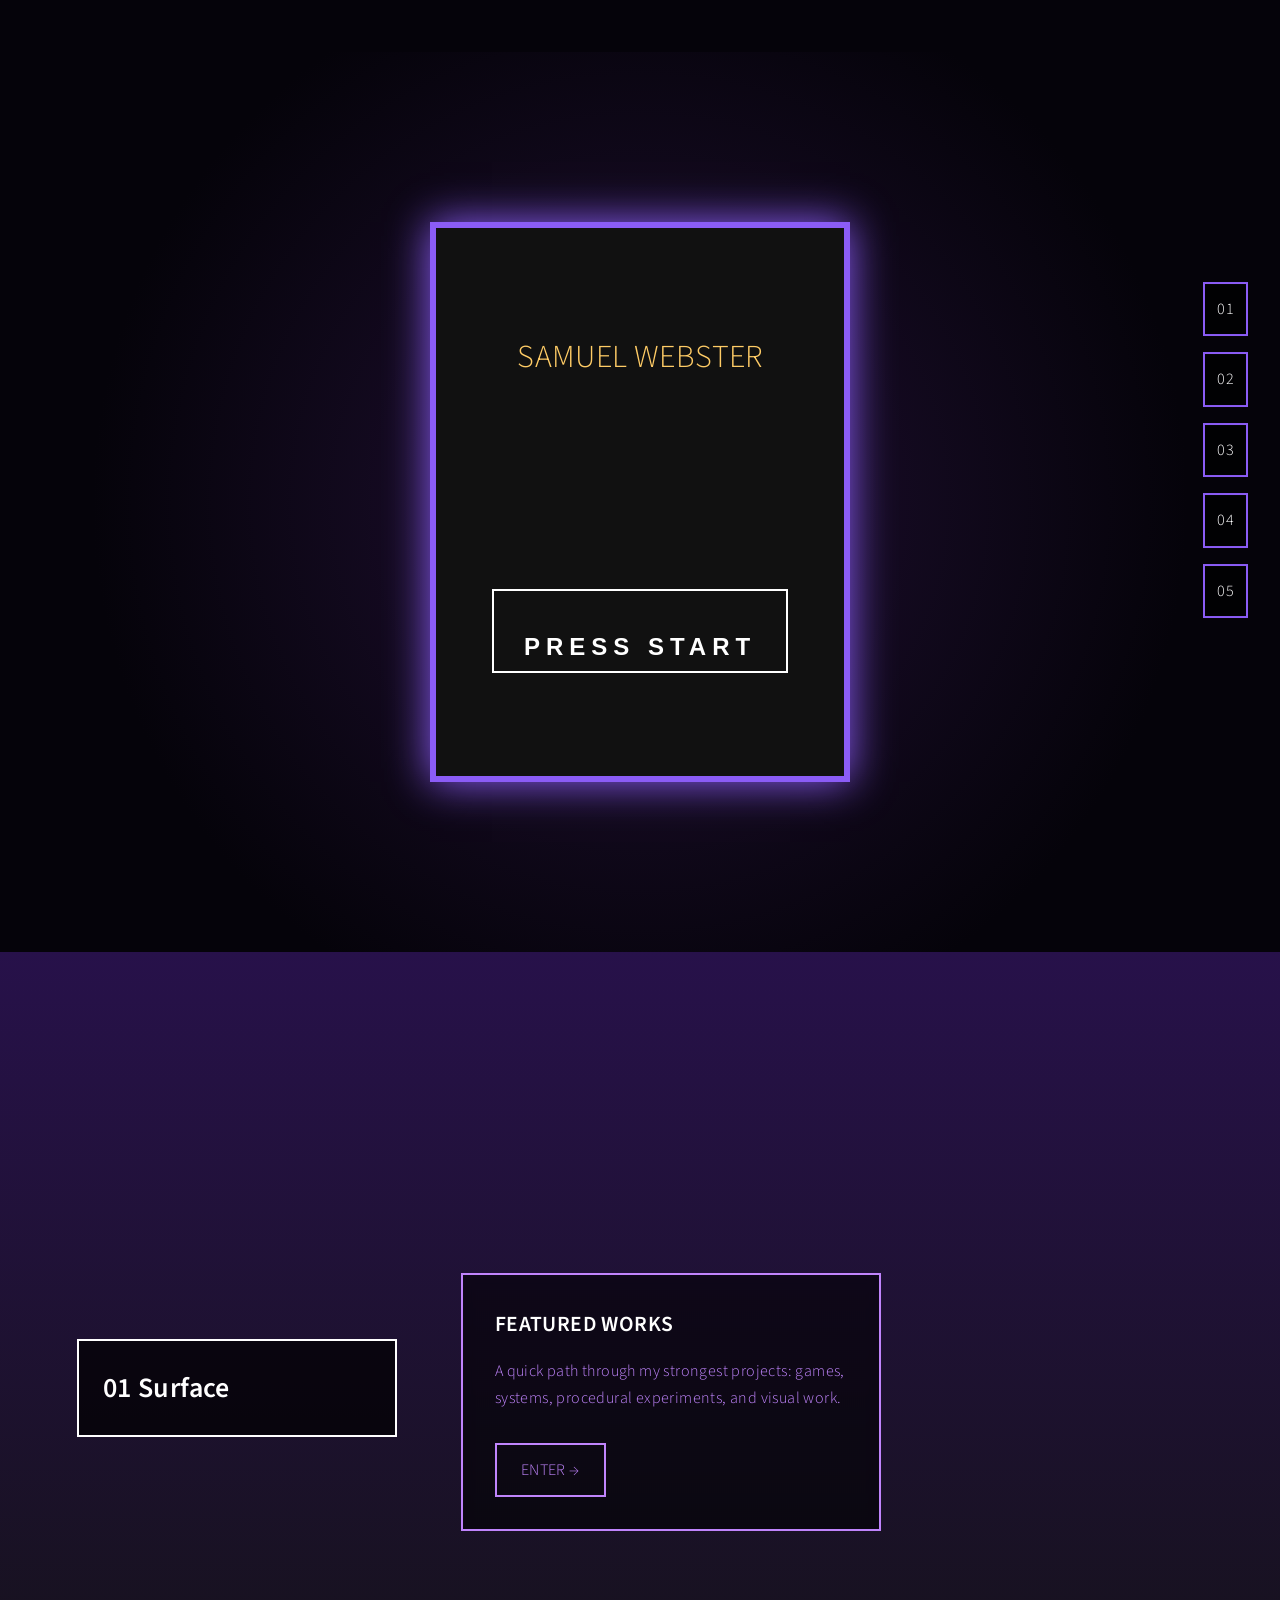
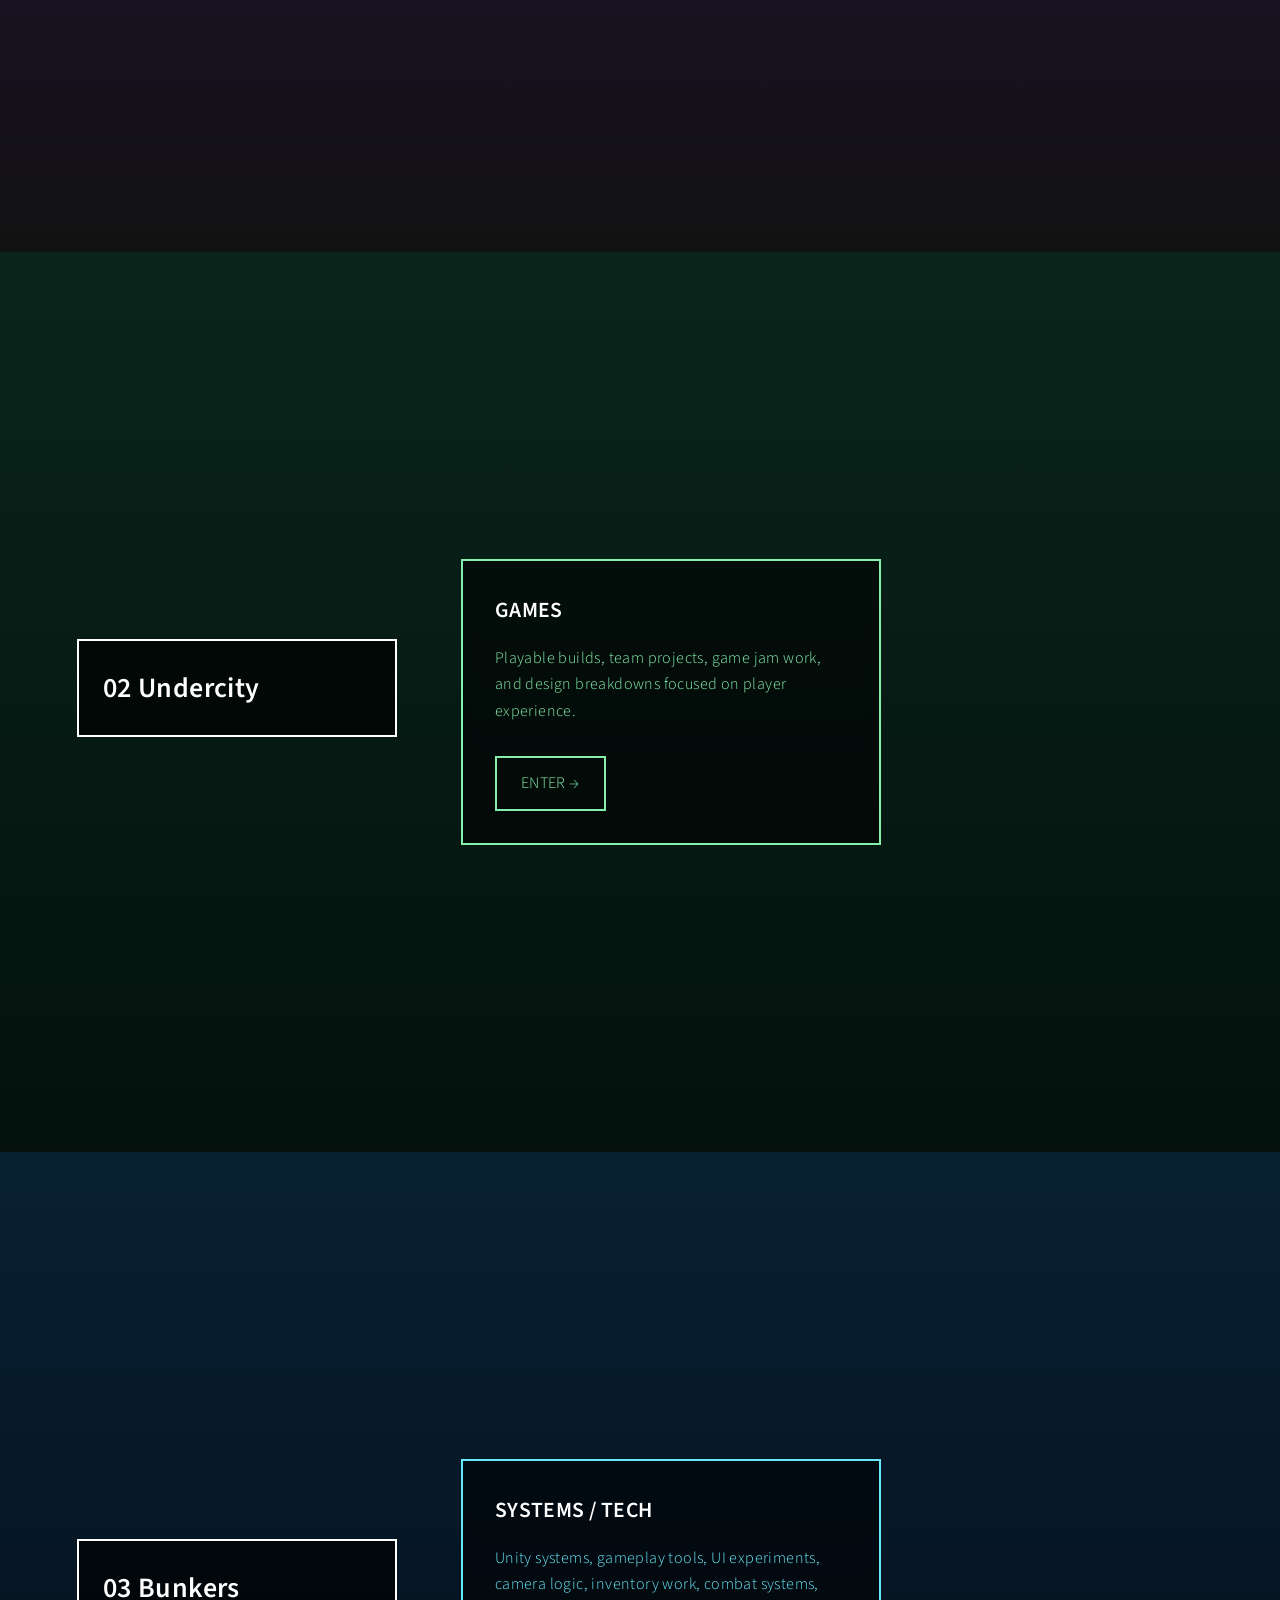
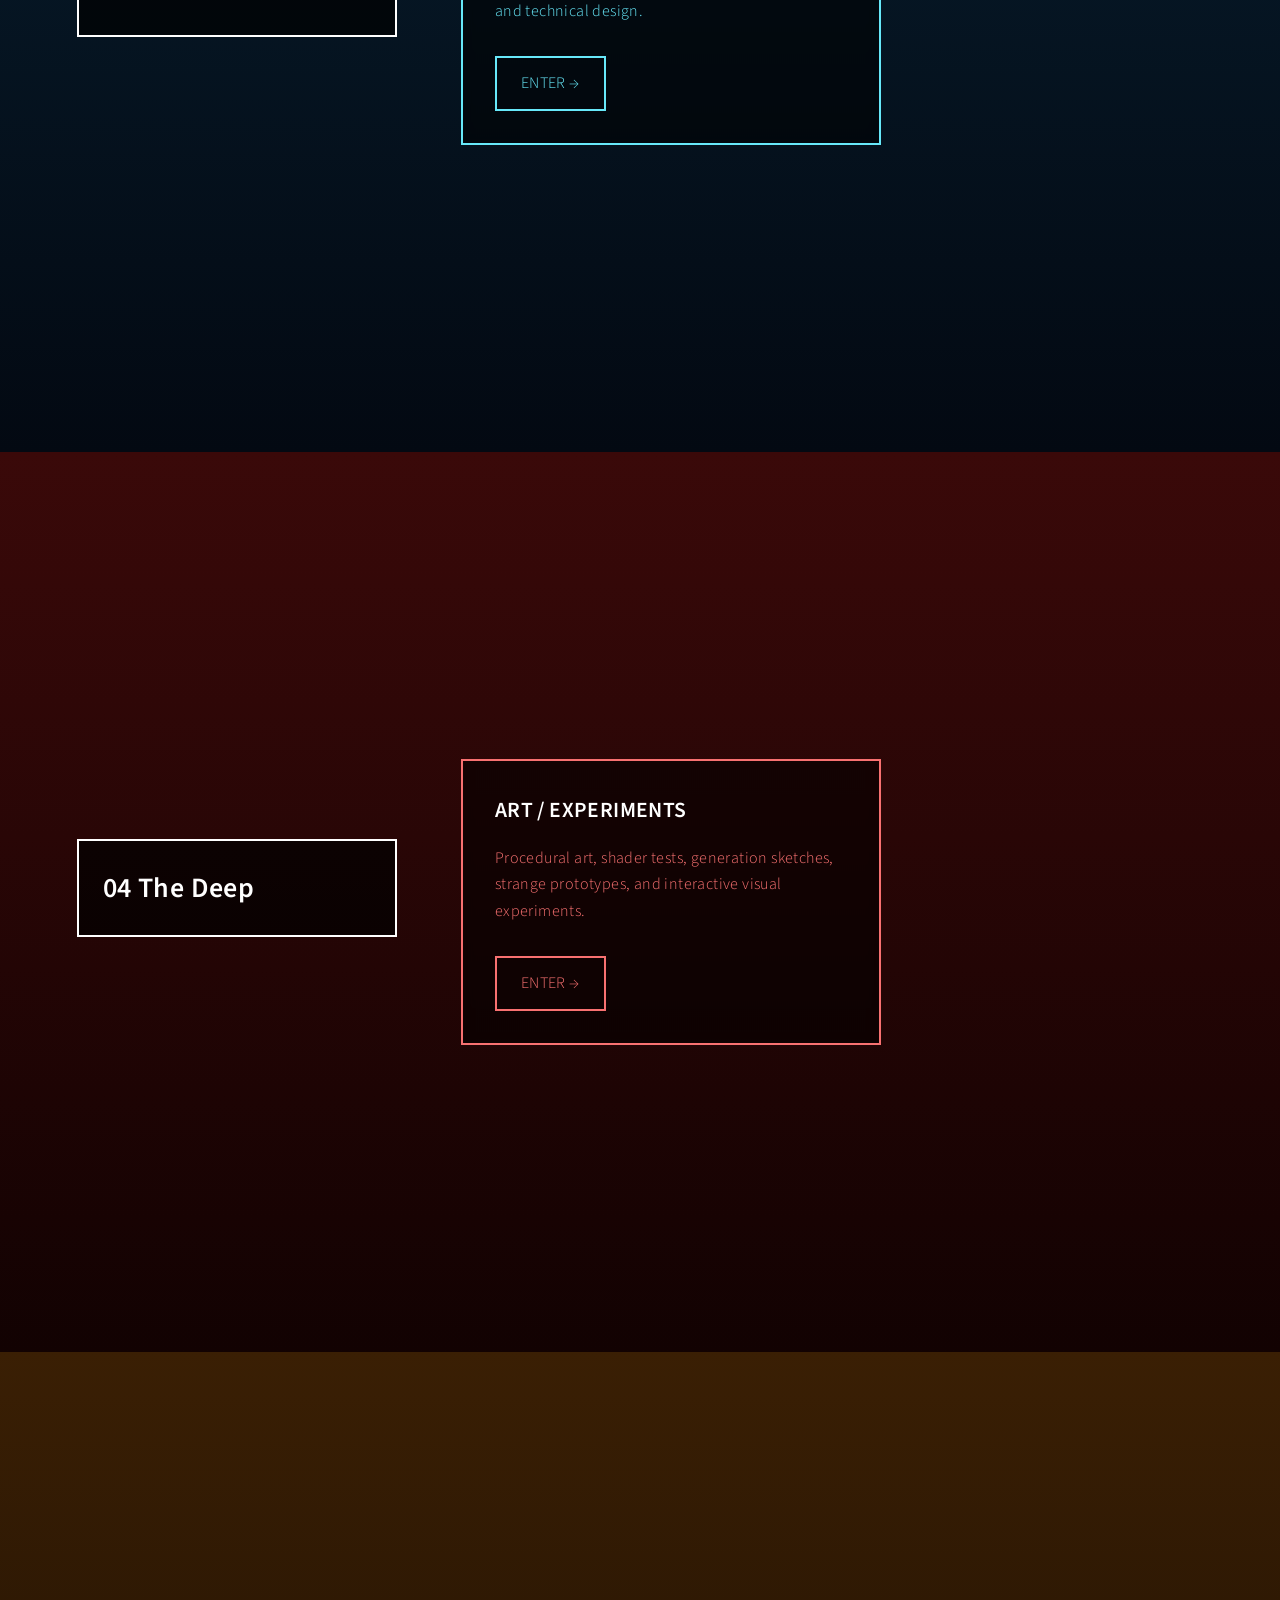
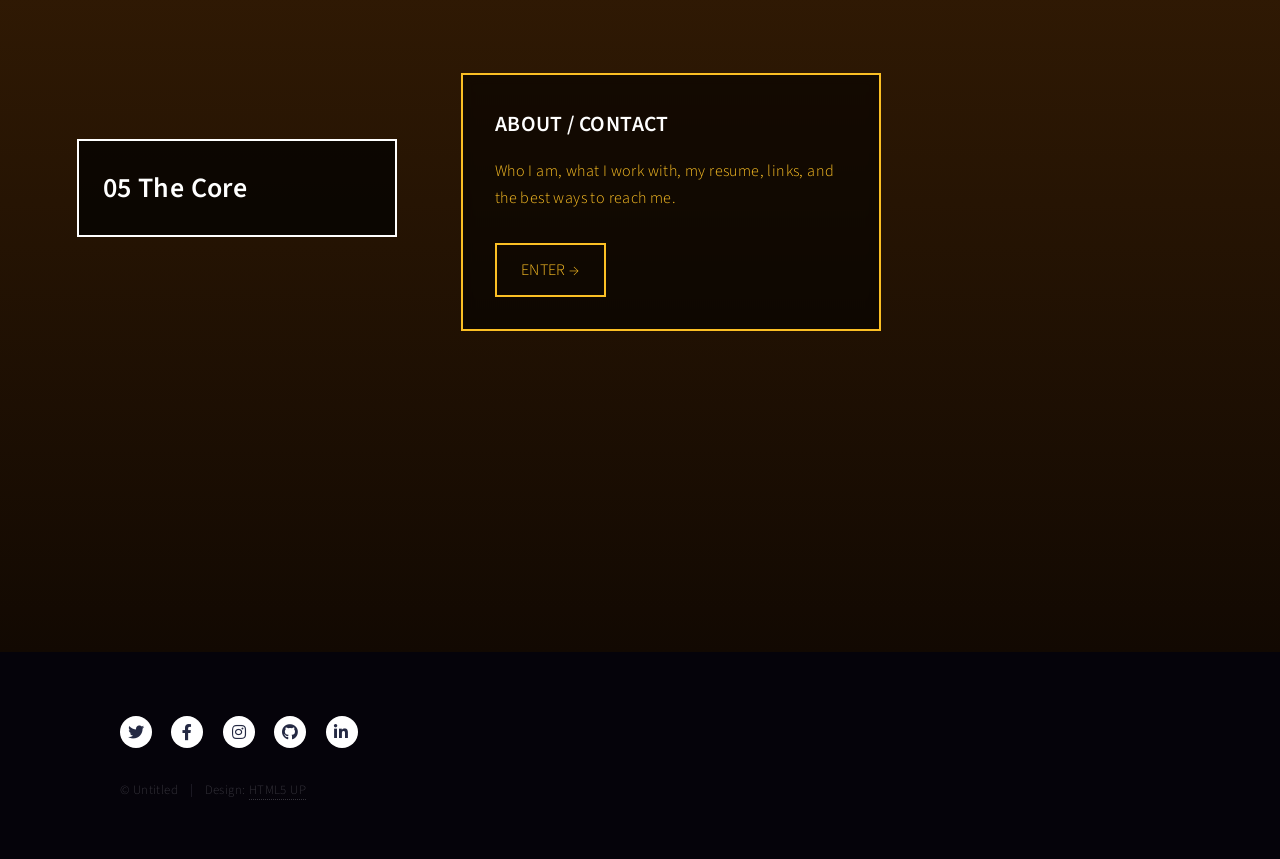
<file: index.html>
<!DOCTYPE HTML>
<!--
	Forty by HTML5 UP
	html5up.net | @ajlkn
	Free for personal and commercial use under the CCA 3.0 license (html5up.net/license)
-->
<html>
	<head>
		<title>Samuel Webster Portfolio 3.0</title>
		<meta charset="utf-8" />
		<meta name="viewport" content="width=device-width, initial-scale=1, user-scalable=no" />
		<link rel="stylesheet" href="assets/css/main.css" />
		<link rel="stylesheet" href="assets/css/arcade.css" />
		<noscript><link rel="stylesheet" href="assets/css/noscript.css" /></noscript>
	</head>
	<body class="is-preload">

		<!-- Wrapper -->
			<div id="wrapper">
				<section id="start-screen">
					<div class="arcade-cabinet">
						<div class="arcade-title">SAMUEL WEBSTER</div>
						<button id="press-start">PRESS START</button>
					</div>
				</section>

				<nav class="arcade-map">
					<a href="#surface">01</a>
					<a href="#undercity">02</a>
					<a href="#bunkers">03</a>
					<a href="#deep">04</a>
					<a href="#core">05</a>
				</nav>

				<main id="arcade-world">
					<section id="surface" class="level level-surface">
						<div class="level-ui">
							<div class="level-label">
							<h2>01 Surface</h2>
							</div>
							<div class="level-card">
								<h3>FEATURED WORKS</h3>
								<p>
								A quick path through my strongest projects: games, systems, procedural experiments, and visual work.
								</p>
								<a class="enter-button"
								href="assets/pages/featured.html">
								ENTER →
								</a>
							</div>
						</div>
					</section>

					<section id="undercity" class="level level-undercity">
						<div class="level-ui">
							<div class="level-label">
							<h2>02 Undercity</h2>
							</div>
							<div class="level-card">
								<h3>GAMES</h3>
								<p>
								Playable builds, team projects, game jam work, and design breakdowns focused on player experience.
								</p>
								<a class="enter-button" href="assets/pages/games.html">
									ENTER →
								</a>
							</div>
						</div>
					</section>

					<section id="bunkers" class="level level-bunkers">
						<div class="level-ui">
							<div class="level-label">
							<h2>03 Bunkers</h2>
							</div>
							<div class="level-card">
								<h3>SYSTEMS / TECH</h3>
								<p>
								Unity systems, gameplay tools, UI experiments, camera logic, inventory work, combat systems, and technical design.
								</p>
								<a class="enter-button"
								href="projects/hearth-and-harm.html">
								ENTER →
								</a>
							</div>
						</div>
					</section>

					<section id="deep" class="level level-deep">
						<div class="level-ui">
							<div class="level-label">
							<h2>04 The Deep</h2>
							</div>
							<div class="level-card">
								<h3>ART / EXPERIMENTS</h3>
								<p>
								Procedural art, shader tests, generation sketches, strange prototypes, and interactive visual experiments.
								</p>
								<a class="enter-button"
								href="projects/hearth-and-harm.html">
								ENTER →
								</a>
							</div>
						</div>
					</section>

					<section id="core" class="level level-core">
						<div class="level-ui">
							<div class="level-label">
							<h2>05 The Core</h2>
							</div>
							<div class="level-card">
								<h3>ABOUT / CONTACT</h3>
								<p>
								Who I am, what I work with, my resume, links, and the best ways to reach me.
								</p>
								<a class="enter-button"
								href="about.html">
								ENTER →
								</a>
							</div>
						</div>
					</section>
				</main>

				<!-- Footer -->
					<footer id="footer">
						<div class="inner">
							<ul class="icons">
								<li><a href="#" class="icon brands alt fa-twitter"><span class="label">Twitter</span></a></li>
								<li><a href="#" class="icon brands alt fa-facebook-f"><span class="label">Facebook</span></a></li>
								<li><a href="#" class="icon brands alt fa-instagram"><span class="label">Instagram</span></a></li>
								<li><a href="#" class="icon brands alt fa-github"><span class="label">GitHub</span></a></li>
								<li><a href="#" class="icon brands alt fa-linkedin-in"><span class="label">LinkedIn</span></a></li>
							</ul>
							<ul class="copyright">
								<li>&copy; Untitled</li><li>Design: <a href="https://html5up.net">HTML5 UP</a></li>
							</ul>
						</div>
					</footer>

			</div>

		<!-- Scripts -->
			<script src="assets/js/jquery.min.js"></script>
			<script src="assets/js/jquery.scrolly.min.js"></script>
			<script src="assets/js/jquery.scrollex.min.js"></script>
			<script src="assets/js/browser.min.js"></script>
			<script src="assets/js/breakpoints.min.js"></script>
			<script src="assets/js/util.js"></script>
			<script src="assets/js/main.js"></script>
			<script src="assets/js/arcade.js"></script>

	</body>
</html>
</file>
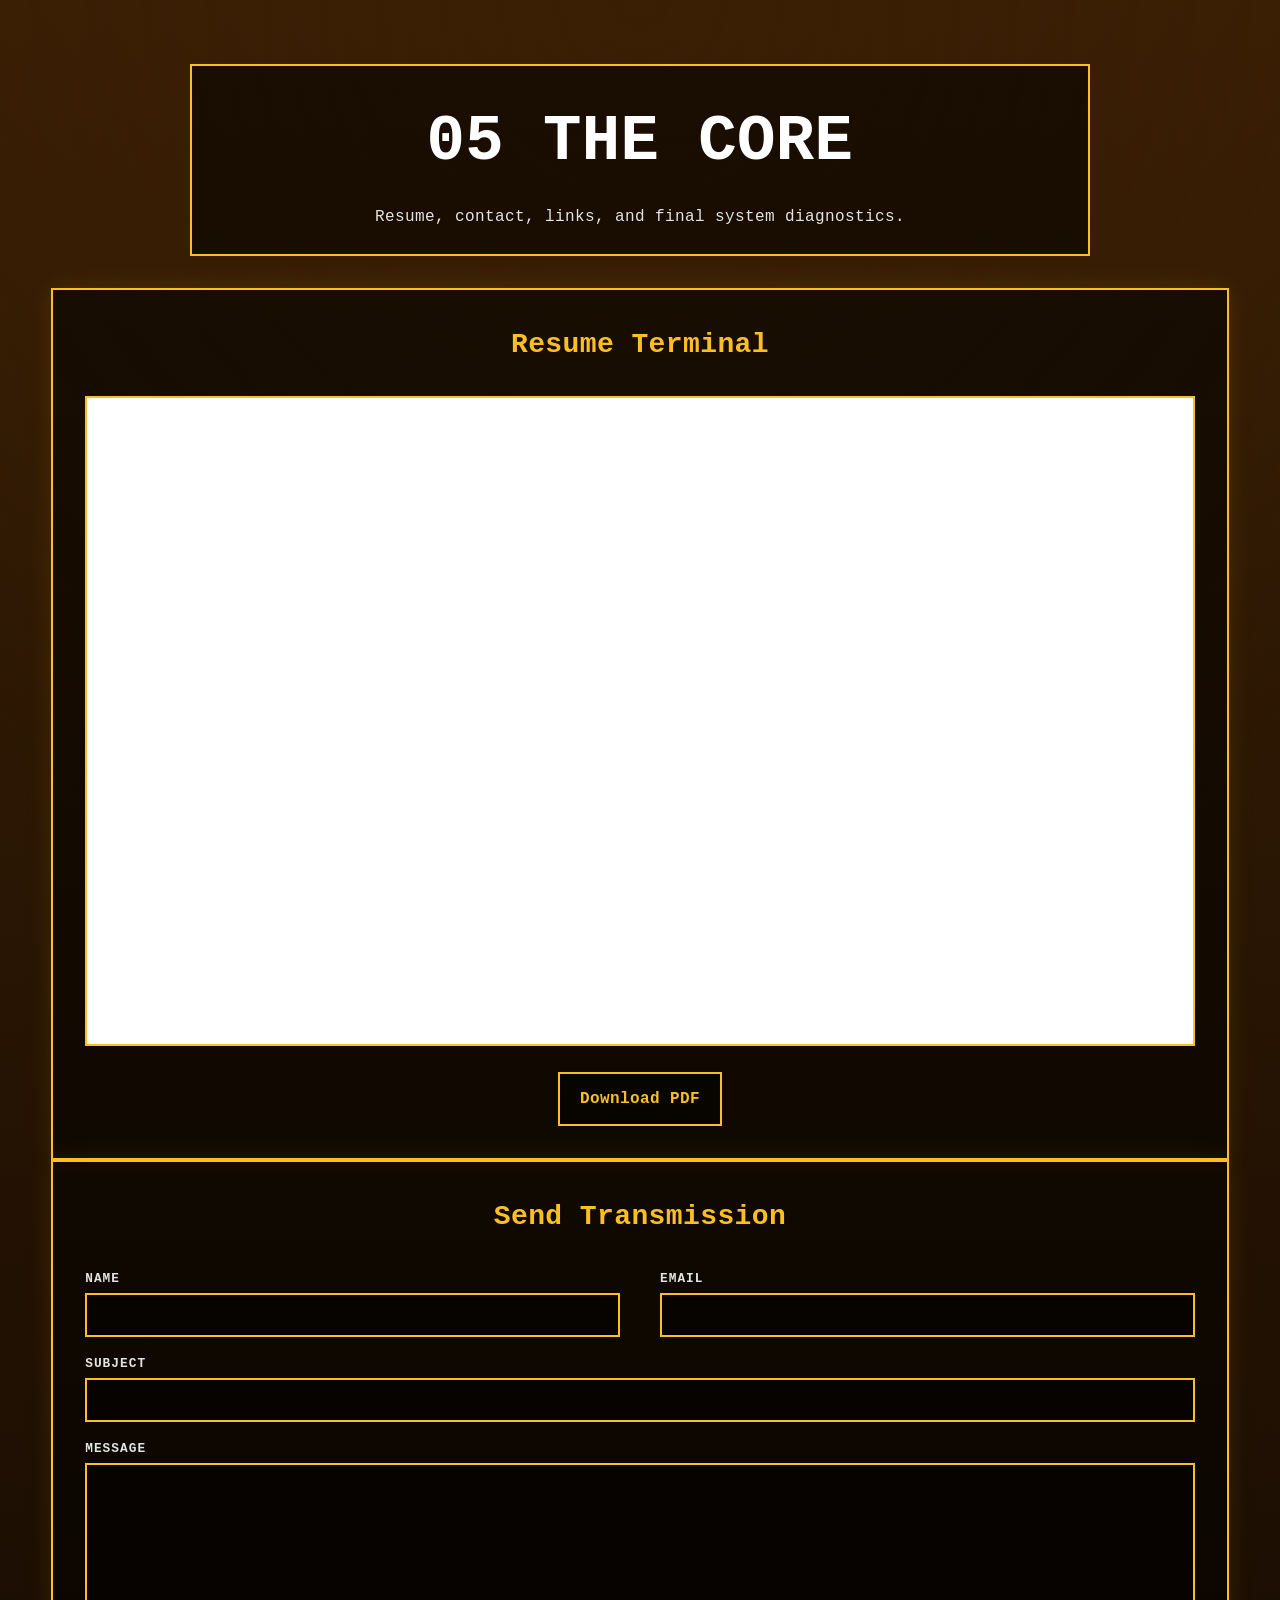
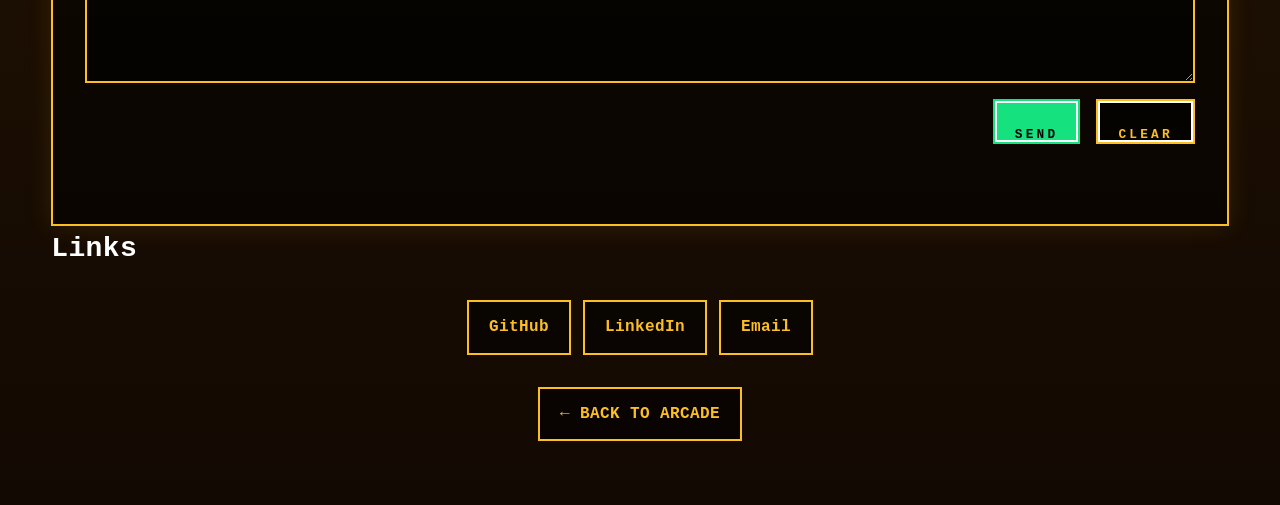
<file: about.html>
<!DOCTYPE html>
<html lang="en">
<head>
  <meta charset="UTF-8" />
  <title>The Core | Samuel Webster</title>
  <meta name="viewport" content="width=device-width, initial-scale=1" />

  <link rel="stylesheet" href="../assets/css/main.css" />
  <link rel="stylesheet" href="../assets/css/arcade.css" />
  <style>
    html,
    body {
      margin: 0;
      padding: 0;
      background: #05030a;
      color: #e4e4e4;
      font-family: "Courier New", Courier, monospace;
      overflow-x: hidden;
      overflow-y: auto;
    }

    body {
      min-height: 100vh;
      background:
        radial-gradient(circle at top, rgba(58, 31, 4, 0.55), transparent 45%),
        linear-gradient(#3a1f04, #120902);
    }

    main {
      width: min(1400px, 92vw);
      margin: 0 auto;
      padding: 4rem 0;
    }

    .core-header {
      width: min(900px, 90vw);
      margin: 0 auto 2rem;
      padding: 1.5rem 2rem;
      background: rgba(0, 0, 0, 0.55);
      border: 2px solid #fbbf24;
      color: #fbbf24;
      text-align: center;
    }

    .core-header h1 {
      margin: 0 0 0.5rem;
      font-size: clamp(2rem, 5vw, 4rem);
    }

    .core-header p {
      color: #e4e4e4;
      margin: 0;
    }

    .core-grid {
      display: grid;
      grid-template-columns: 1fr;
      gap: 2rem;
    }

    @media (min-width: 1000px) {
      .core-grid {
        grid-template-columns: 1fr 1fr;
      }
    }

    .core-panel {
      background: rgba(0, 0, 0, 0.55);
      border: 2px solid currentColor;
      color: #fbbf24;
      padding: 2rem;
      box-shadow: 0 0 24px rgba(251, 191, 36, 0.12);
    }

    .core-panel h2 {
      margin-top: 0;
      color: #fbbf24;
      text-align: center;
    }

    .core-panel p,
    .core-panel label {
      color: #e4e4e4;
    }

    .resume-embed {
      width: 100%;
      height: 650px;
      border: 2px solid #fbbf24;
      background: white;
    }

    .resume-actions,
    .link-actions {
      margin-top: 1rem;
      display: flex;
      gap: 0.75rem;
      justify-content: center;
      flex-wrap: wrap;
    }

    .arcade-button,
    button {
      display: inline-block;
      padding: 0.75rem 1.25rem;
      border: 2px solid currentColor;
      color: #fbbf24;
      background: rgba(0, 0, 0, 0.55);
      text-decoration: none;
      font-family: inherit;
      font-weight: bold;
      cursor: pointer;
    }

    .arcade-button:hover,
    button:hover {
      background: #fbbf24;
      color: #120902;
    }

    form {
      display: grid;
      gap: 1rem;
    }

    .row {
      display: grid;
      gap: 1rem;
    }

    @media (min-width: 600px) {
      .row.two {
        grid-template-columns: 1fr 1fr;
      }
    }

    label {
      display: block;
      margin-bottom: 0.25rem;
      font-weight: bold;
      letter-spacing: 0.08em;
    }

    input[type="text"],
    input[type="email"],
    textarea {
      width: 100%;
      box-sizing: border-box;
      padding: 0.75rem;
      border: 2px solid #fbbf24;
      background: rgba(0, 0, 0, 0.55);
      color: white;
      outline: none;
    }

    textarea {
      min-height: 220px;
      resize: vertical;
    }

    .actions {
      display: flex;
      justify-content: flex-end;
      gap: 1rem;
    }

    .btn-accent {
      background: #16e17f;
      border-color: #16e17f;
      color: #05030a;
    }

    .links-box {
      margin-top: 2rem;
      text-align: center;
    }

    .back-box {
      text-align: center;
      margin-top: 2rem;
    }

    .helper {
      text-align: center;
      color: #e4e4e4;
    }
  </style>
</head>

<body>
  <main>
    <section class="core-header">
      <h1>05 THE CORE</h1>
      <p class="helper">
        Resume, contact, links, and final system diagnostics.
      </p>
    </section>

    <section class="grid">
      <article class="core-panel">
        <h2>Resume Terminal</h2>

        <iframe
          class="resume-embed"
          src="https://docs.google.com/document/d/1jqrXFu5i-aoEdzAR7-v1Njj67mfiop_rfFTrP9X36cw/preview">
        </iframe>

        <div class="resume-actions">
          <a
            class="arcade-button"
            href="https://docs.google.com/document/d/1jqrXFu5i-aoEdzAR7-v1Njj67mfiop_rfFTrP9X36cw/export?format=pdf"
            target="_blank"
            rel="noopener noreferrer">
            Download PDF
          </a>
        </div>
      </article>

      <article class="core-panel">
        <h2>Send Transmission</h2>

        <form id="contact-form" action="https://formspree.io/f/xrbajjkr" method="POST">
          <input type="text" name="_gotcha" style="display:none" />

          <div class="row two">
            <div>
              <label for="name">Name</label>
              <input id="name" type="text" name="name" required />
            </div>

            <div>
              <label for="email">Email</label>
              <input id="email" type="email" name="_replyto" required />
            </div>
          </div>

          <div class="row">
            <div>
              <label for="subject">Subject</label>
              <input id="subject" type="text" name="subject" />
            </div>
          </div>

          <div class="row">
            <div>
              <label for="message">Message</label>
              <textarea id="message" name="message" required></textarea>
            </div>
          </div>

          <input type="hidden" name="_subject" value="Portfolio Contact Form" />

          <div class="actions">
            <button type="submit" class="btn-accent">Send</button>
            <button type="reset">Clear</button>
          </div>

          <p id="form-status" class="helper" aria-live="polite"></p>
        </form>
      </article>
    </section>


    <h2>Links</h2>

      <div class="link-actions">
        <a
        class="arcade-button"
        href="https://github.com/SamWebster13"
        target="_blank"
        rel="noopener noreferrer">
        GitHub
        </a>
        <a
        class="arcade-button"
        href="https://www.linkedin.com/feed/"
        target="_blank"
        rel="noopener noreferrer">
        LinkedIn
        </a>
        <a
        class="arcade-button"
        href="mailto:samuellwebster04@gmail.com">
        Email
        </a>
        </div>
    </section>

    <div class="back-box">
     <a href="../index.html#core" class="arcade-button">← BACK TO ARCADE</a>
    </div>
  </main>

  <script>
    const form = document.getElementById("contact-form");
    const statusEl = document.getElementById("form-status");

    form.addEventListener("submit", async (event) => {
      event.preventDefault();
      statusEl.textContent = "Sending...";

      try {
        const response = await fetch(form.action, {
          method: form.method,
          body: new FormData(form),
          headers: {
            Accept: "application/json"
          }
        });

        if (response.ok) {
          form.reset();
          statusEl.textContent = "Transmission received. Thanks for reaching out.";
        } else {
          const data = await response.json().catch(() => ({}));
          statusEl.textContent =
            data.errors?.[0]?.message || "Transmission failed. Please try again.";
        }
      } catch (error) {
        statusEl.textContent = "Network error. Please try again.";
      }
    });
  </script>
</body>
</html>
</file>
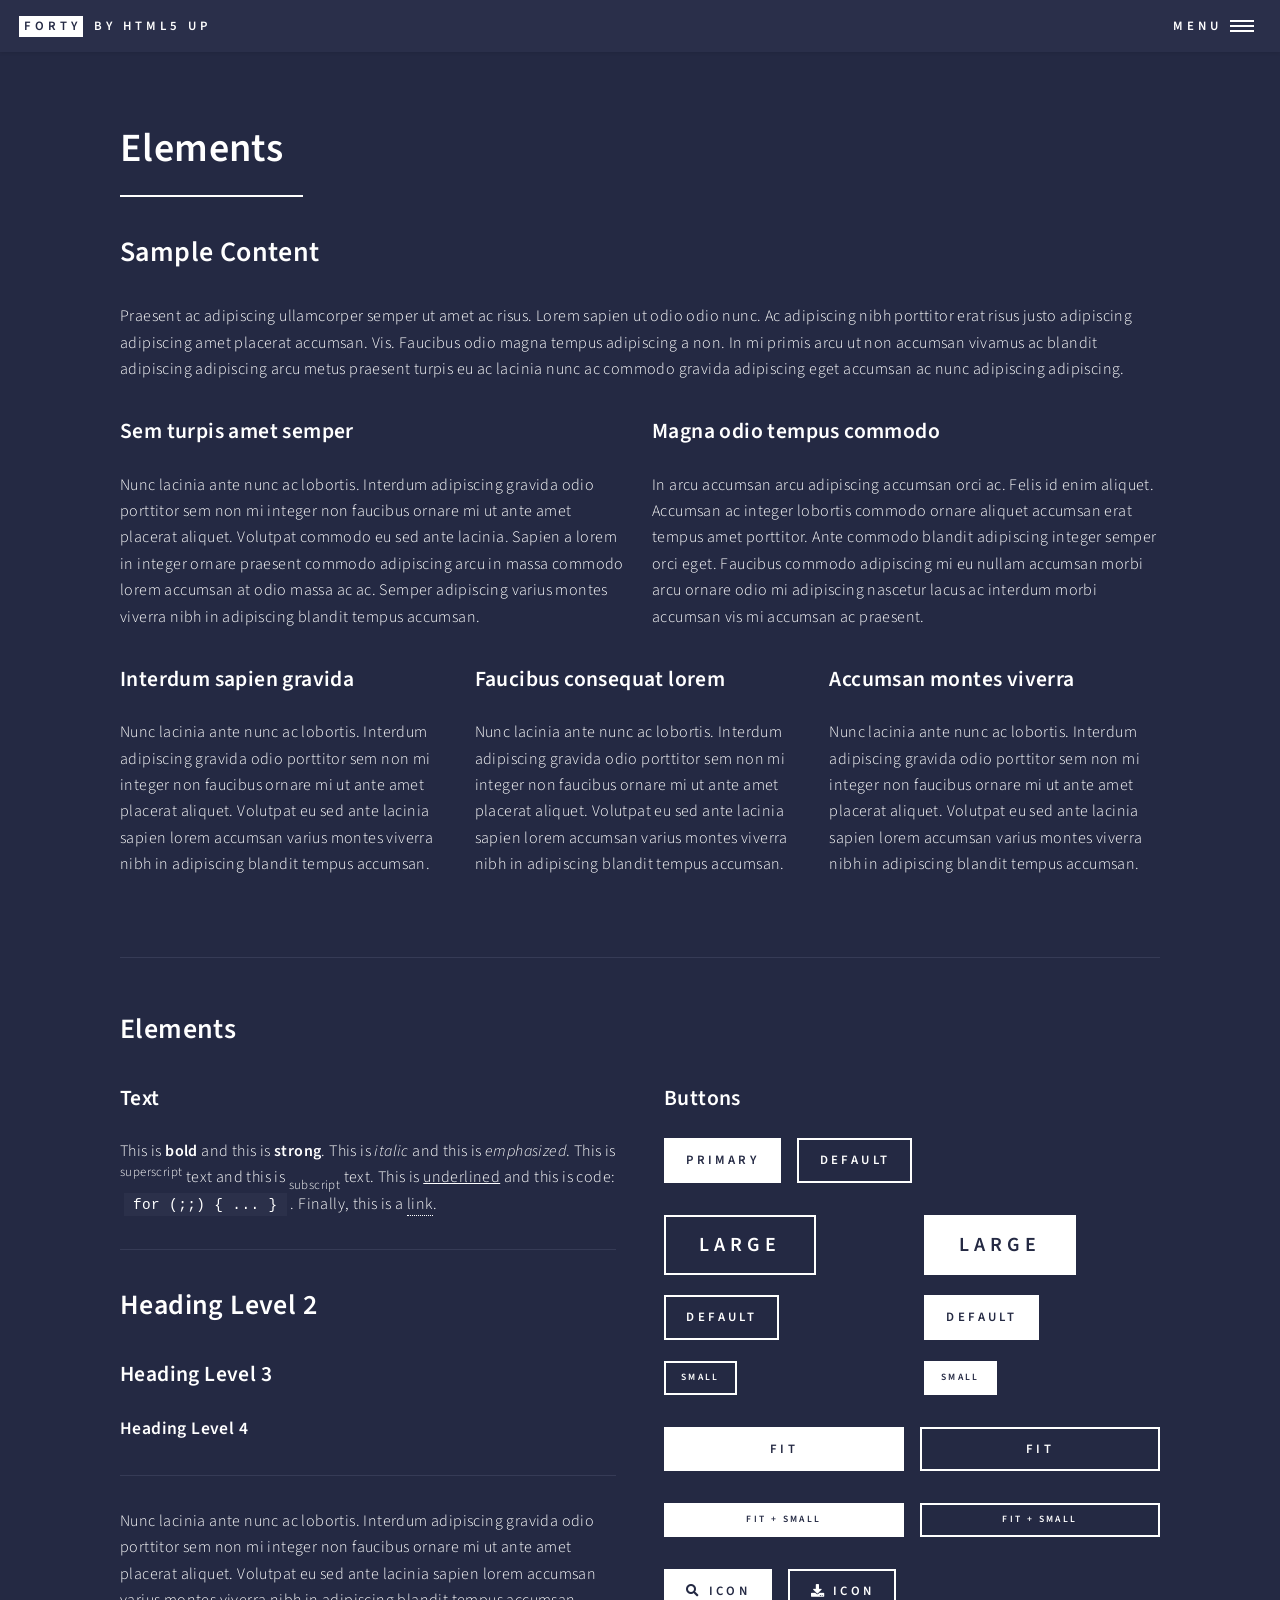
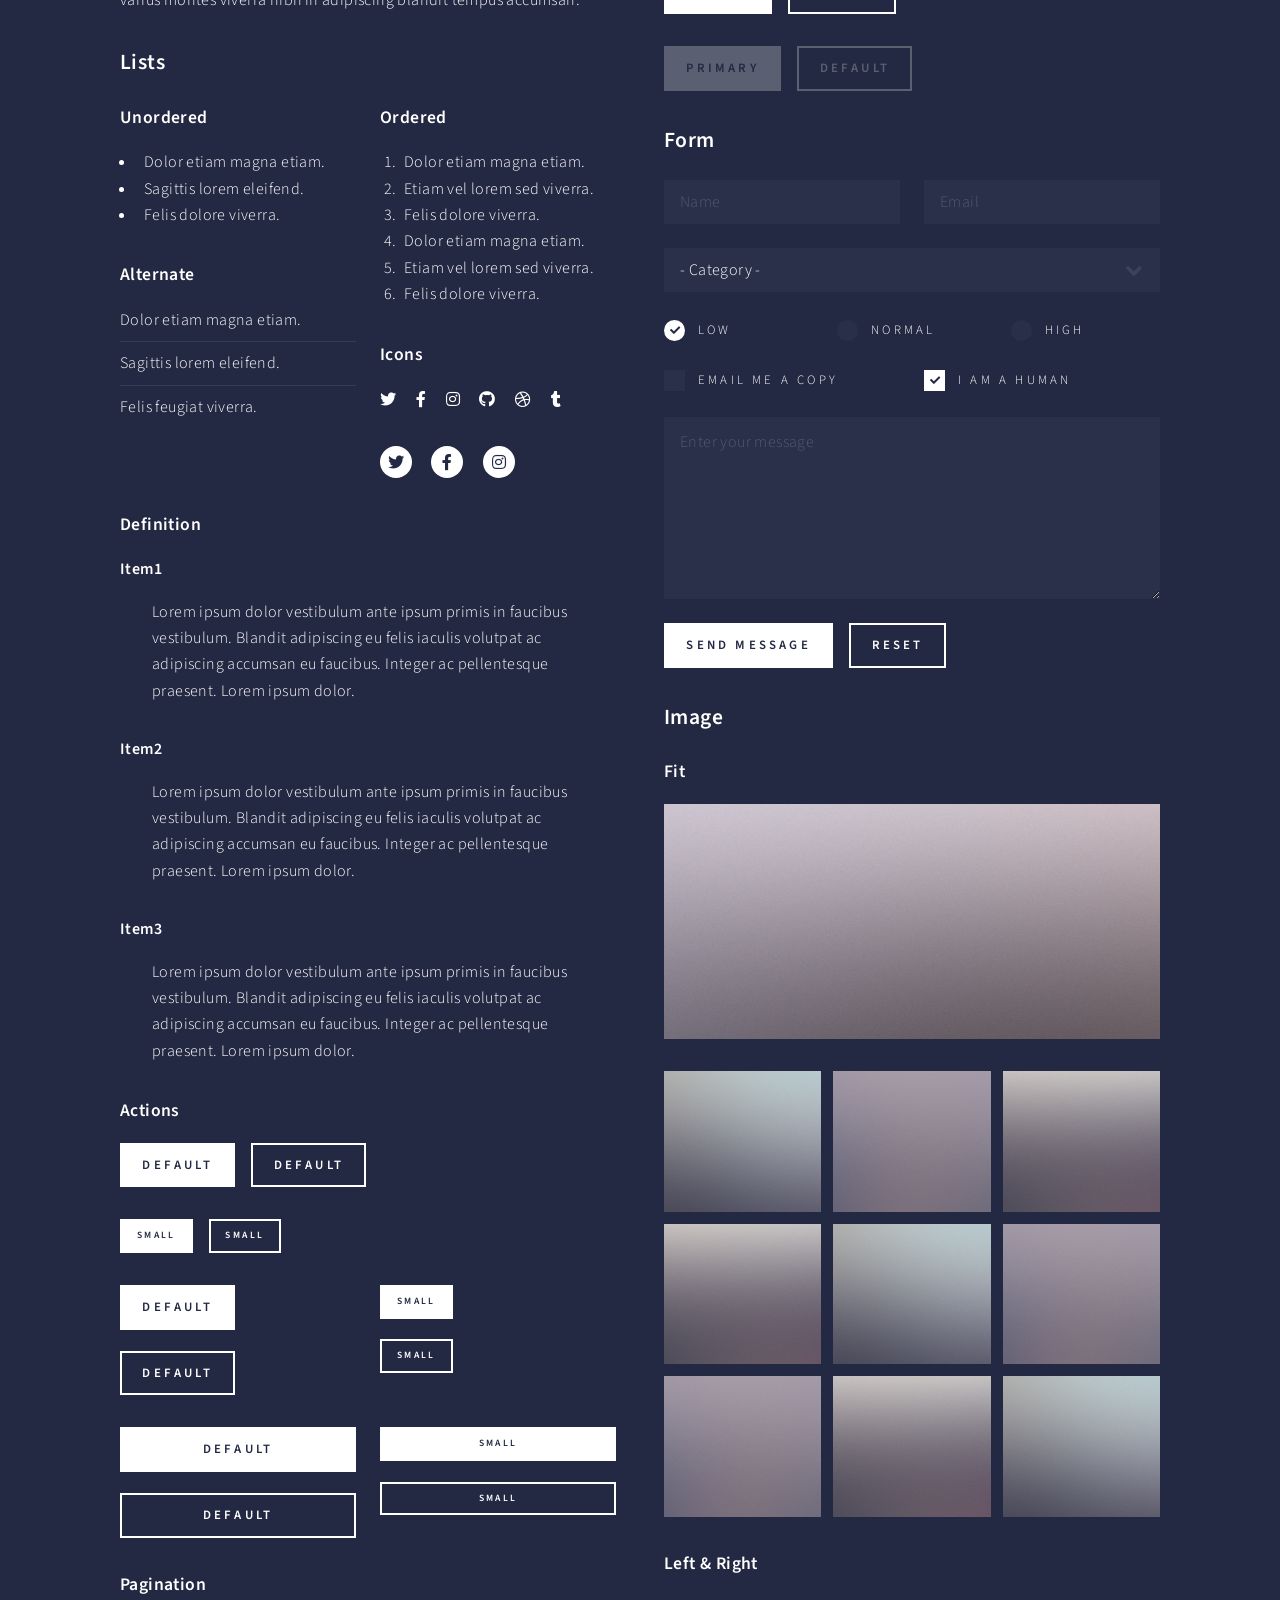
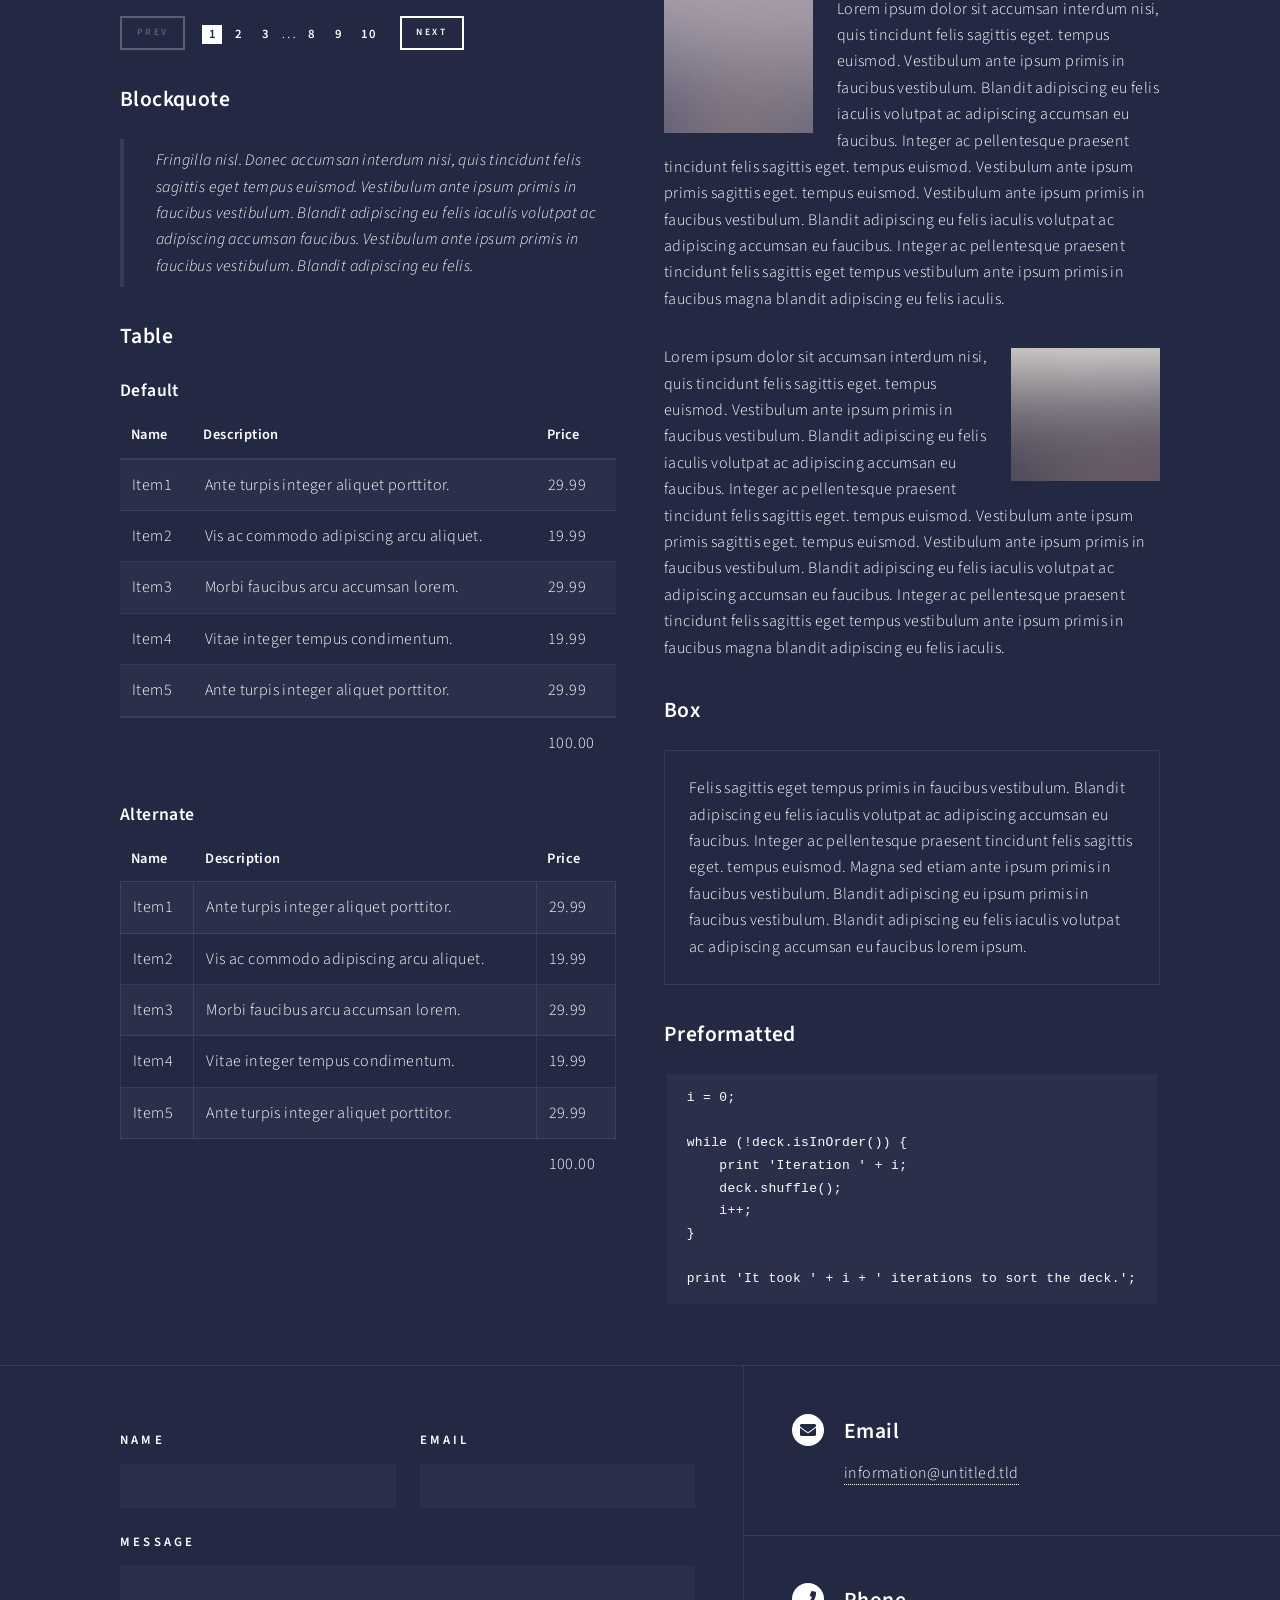
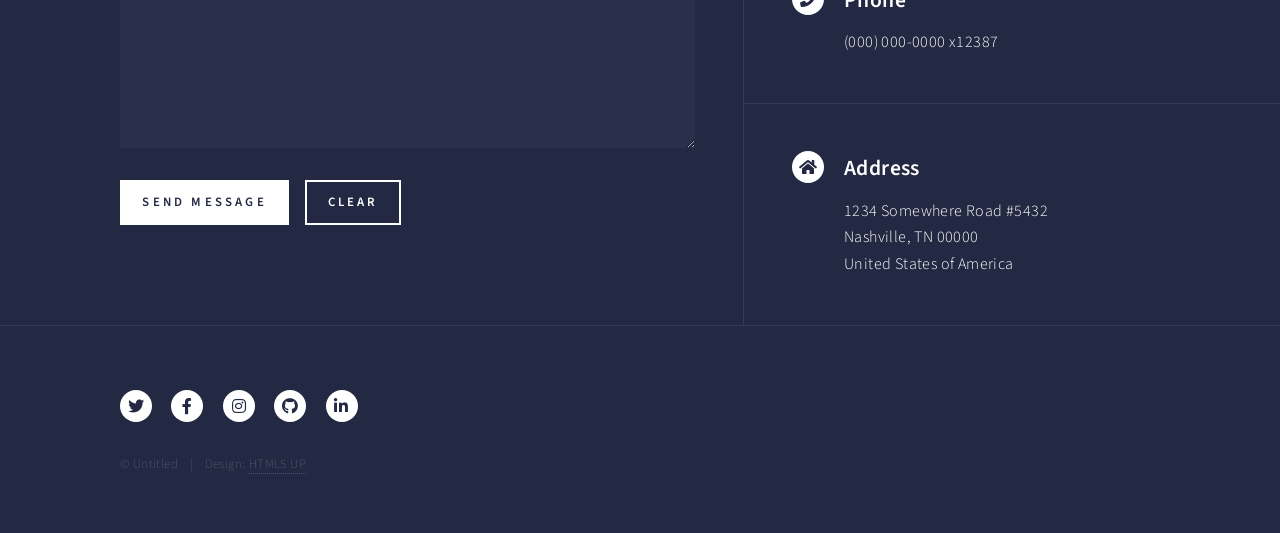
<file: elements.html>
<!DOCTYPE HTML>
<!--
	Forty by HTML5 UP
	html5up.net | @ajlkn
	Free for personal and commercial use under the CCA 3.0 license (html5up.net/license)
-->
<html>
	<head>
		<title>Elements - Forty by HTML5 UP</title>
		<meta charset="utf-8" />
		<meta name="viewport" content="width=device-width, initial-scale=1, user-scalable=no" />
		<link rel="stylesheet" href="assets/css/main.css" />
		<noscript><link rel="stylesheet" href="assets/css/noscript.css" /></noscript>
	</head>
	<body class="is-preload">

		<!-- Wrapper -->
			<div id="wrapper">

				<!-- Header -->
					<header id="header">
						<a href="index.html" class="logo"><strong>Forty</strong> <span>by HTML5 UP</span></a>
						<nav>
							<a href="#menu">Menu</a>
						</nav>
					</header>

				<!-- Menu -->
					<nav id="menu">
						<ul class="links">
							<li><a href="index.html">Home</a></li>
							<li><a href="landing.html">Landing</a></li>
							<li><a href="generic.html">Generic</a></li>
							<li><a href="elements.html">Elements</a></li>
						</ul>
						<ul class="actions stacked">
							<li><a href="#" class="button primary fit">Get Started</a></li>
							<li><a href="#" class="button fit">Log In</a></li>
						</ul>
					</nav>

				<!-- Main -->
					<div id="main" class="alt">

						<!-- One -->
							<section id="one">
								<div class="inner">
									<header class="major">
										<h1>Elements</h1>
									</header>

									<!-- Content -->
										<h2 id="content">Sample Content</h2>
										<p>Praesent ac adipiscing ullamcorper semper ut amet ac risus. Lorem sapien ut odio odio nunc. Ac adipiscing nibh porttitor erat risus justo adipiscing adipiscing amet placerat accumsan. Vis. Faucibus odio magna tempus adipiscing a non. In mi primis arcu ut non accumsan vivamus ac blandit adipiscing adipiscing arcu metus praesent turpis eu ac lacinia nunc ac commodo gravida adipiscing eget accumsan ac nunc adipiscing adipiscing.</p>
										<div class="row">
											<div class="col-6 col-12-small">
												<h3>Sem turpis amet semper</h3>
												<p>Nunc lacinia ante nunc ac lobortis. Interdum adipiscing gravida odio porttitor sem non mi integer non faucibus ornare mi ut ante amet placerat aliquet. Volutpat commodo eu sed ante lacinia. Sapien a lorem in integer ornare praesent commodo adipiscing arcu in massa commodo lorem accumsan at odio massa ac ac. Semper adipiscing varius montes viverra nibh in adipiscing blandit tempus accumsan.</p>
											</div>
											<div class="col-6 col-12-small">
												<h3>Magna odio tempus commodo</h3>
												<p>In arcu accumsan arcu adipiscing accumsan orci ac. Felis id enim aliquet. Accumsan ac integer lobortis commodo ornare aliquet accumsan erat tempus amet porttitor. Ante commodo blandit adipiscing integer semper orci eget. Faucibus commodo adipiscing mi eu nullam accumsan morbi arcu ornare odio mi adipiscing nascetur lacus ac interdum morbi accumsan vis mi accumsan ac praesent.</p>
											</div>
											<!-- Break -->
											<div class="col-4 col-12-medium">
												<h3>Interdum sapien gravida</h3>
												<p>Nunc lacinia ante nunc ac lobortis. Interdum adipiscing gravida odio porttitor sem non mi integer non faucibus ornare mi ut ante amet placerat aliquet. Volutpat eu sed ante lacinia sapien lorem accumsan varius montes viverra nibh in adipiscing blandit tempus accumsan.</p>
											</div>
											<div class="col-4 col-12-medium">
												<h3>Faucibus consequat lorem</h3>
												<p>Nunc lacinia ante nunc ac lobortis. Interdum adipiscing gravida odio porttitor sem non mi integer non faucibus ornare mi ut ante amet placerat aliquet. Volutpat eu sed ante lacinia sapien lorem accumsan varius montes viverra nibh in adipiscing blandit tempus accumsan.</p>
											</div>
											<div class="col-4 col-12-medium">
												<h3>Accumsan montes viverra</h3>
												<p>Nunc lacinia ante nunc ac lobortis. Interdum adipiscing gravida odio porttitor sem non mi integer non faucibus ornare mi ut ante amet placerat aliquet. Volutpat eu sed ante lacinia sapien lorem accumsan varius montes viverra nibh in adipiscing blandit tempus accumsan.</p>
											</div>
										</div>

									<hr class="major" />

									<!-- Elements -->
										<h2 id="elements">Elements</h2>
										<div class="row gtr-200">
											<div class="col-6 col-12-medium">

												<!-- Text stuff -->
													<h3>Text</h3>
													<p>This is <b>bold</b> and this is <strong>strong</strong>. This is <i>italic</i> and this is <em>emphasized</em>.
													This is <sup>superscript</sup> text and this is <sub>subscript</sub> text.
													This is <u>underlined</u> and this is code: <code>for (;;) { ... }</code>.
													Finally, this is a <a href="#">link</a>.</p>
													<hr />
													<h2>Heading Level 2</h2>
													<h3>Heading Level 3</h3>
													<h4>Heading Level 4</h4>
													<hr />
													<p>Nunc lacinia ante nunc ac lobortis. Interdum adipiscing gravida odio porttitor sem non mi integer non faucibus ornare mi ut ante amet placerat aliquet. Volutpat eu sed ante lacinia sapien lorem accumsan varius montes viverra nibh in adipiscing blandit tempus accumsan.</p>

												<!-- Lists -->
													<h3>Lists</h3>
													<div class="row">
														<div class="col-6 col-12-small">

															<h4>Unordered</h4>
															<ul>
																<li>Dolor etiam magna etiam.</li>
																<li>Sagittis lorem eleifend.</li>
																<li>Felis dolore viverra.</li>
															</ul>

															<h4>Alternate</h4>
															<ul class="alt">
																<li>Dolor etiam magna etiam.</li>
																<li>Sagittis lorem eleifend.</li>
																<li>Felis feugiat viverra.</li>
															</ul>

														</div>
														<div class="col-6 col-12-small">

															<h4>Ordered</h4>
															<ol>
																<li>Dolor etiam magna etiam.</li>
																<li>Etiam vel lorem sed viverra.</li>
																<li>Felis dolore viverra.</li>
																<li>Dolor etiam magna etiam.</li>
																<li>Etiam vel lorem sed viverra.</li>
																<li>Felis dolore viverra.</li>
															</ol>

															<h4>Icons</h4>
															<ul class="icons">
																<li><a href="#" class="icon brands fa-twitter"><span class="label">Twitter</span></a></li>
																<li><a href="#" class="icon brands fa-facebook-f"><span class="label">Facebook</span></a></li>
																<li><a href="#" class="icon brands fa-instagram"><span class="label">Instagram</span></a></li>
																<li><a href="#" class="icon brands fa-github"><span class="label">Github</span></a></li>
																<li><a href="#" class="icon brands fa-dribbble"><span class="label">Dribbble</span></a></li>
																<li><a href="#" class="icon brands fa-tumblr"><span class="label">Tumblr</span></a></li>
															</ul>
															<ul class="icons">
																<li><a href="#" class="icon brands alt fa-twitter"><span class="label">Twitter</span></a></li>
																<li><a href="#" class="icon brands alt fa-facebook-f"><span class="label">Facebook</span></a></li>
																<li><a href="#" class="icon brands alt fa-instagram"><span class="label">Instagram</span></a></li>
															</ul>

														</div>
													</div>
													<h4>Definition</h4>
													<dl>
														<dt>Item1</dt>
														<dd>
															<p>Lorem ipsum dolor vestibulum ante ipsum primis in faucibus vestibulum. Blandit adipiscing eu felis iaculis volutpat ac adipiscing accumsan eu faucibus. Integer ac pellentesque praesent. Lorem ipsum dolor.</p>
														</dd>
														<dt>Item2</dt>
														<dd>
															<p>Lorem ipsum dolor vestibulum ante ipsum primis in faucibus vestibulum. Blandit adipiscing eu felis iaculis volutpat ac adipiscing accumsan eu faucibus. Integer ac pellentesque praesent. Lorem ipsum dolor.</p>
														</dd>
														<dt>Item3</dt>
														<dd>
															<p>Lorem ipsum dolor vestibulum ante ipsum primis in faucibus vestibulum. Blandit adipiscing eu felis iaculis volutpat ac adipiscing accumsan eu faucibus. Integer ac pellentesque praesent. Lorem ipsum dolor.</p>
														</dd>
													</dl>

													<h4>Actions</h4>
													<ul class="actions">
														<li><a href="#" class="button primary">Default</a></li>
														<li><a href="#" class="button">Default</a></li>
													</ul>
													<ul class="actions small">
														<li><a href="#" class="button primary small">Small</a></li>
														<li><a href="#" class="button small">Small</a></li>
													</ul>
													<div class="row">
														<div class="col-6 col-12-small">
															<ul class="actions stacked">
																<li><a href="#" class="button primary">Default</a></li>
																<li><a href="#" class="button">Default</a></li>
															</ul>
														</div>
														<div class="col-6 col-12-small">
															<ul class="actions stacked">
																<li><a href="#" class="button primary small">Small</a></li>
																<li><a href="#" class="button small">Small</a></li>
															</ul>
														</div>
														<div class="col-6 col-12-small">
															<ul class="actions stacked">
																<li><a href="#" class="button primary fit">Default</a></li>
																<li><a href="#" class="button fit">Default</a></li>
															</ul>
														</div>
														<div class="col-6 col-12-small">
															<ul class="actions stacked">
																<li><a href="#" class="button primary small fit">Small</a></li>
																<li><a href="#" class="button small fit">Small</a></li>
															</ul>
														</div>
													</div>

													<h4>Pagination</h4>
													<ul class="pagination">
														<li><span class="button small disabled">Prev</span></li>
														<li><a href="#" class="page active">1</a></li>
														<li><a href="#" class="page">2</a></li>
														<li><a href="#" class="page">3</a></li>
														<li><span>&hellip;</span></li>
														<li><a href="#" class="page">8</a></li>
														<li><a href="#" class="page">9</a></li>
														<li><a href="#" class="page">10</a></li>
														<li><a href="#" class="button small">Next</a></li>
													</ul>

												<!-- Blockquote -->
													<h3>Blockquote</h3>
													<blockquote>Fringilla nisl. Donec accumsan interdum nisi, quis tincidunt felis sagittis eget tempus euismod. Vestibulum ante ipsum primis in faucibus vestibulum. Blandit adipiscing eu felis iaculis volutpat ac adipiscing accumsan faucibus. Vestibulum ante ipsum primis in faucibus vestibulum. Blandit adipiscing eu felis.</blockquote>

												<!-- Table -->
													<h3>Table</h3>

													<h4>Default</h4>
													<div class="table-wrapper">
														<table>
															<thead>
																<tr>
																	<th>Name</th>
																	<th>Description</th>
																	<th>Price</th>
																</tr>
															</thead>
															<tbody>
																<tr>
																	<td>Item1</td>
																	<td>Ante turpis integer aliquet porttitor.</td>
																	<td>29.99</td>
																</tr>
																<tr>
																	<td>Item2</td>
																	<td>Vis ac commodo adipiscing arcu aliquet.</td>
																	<td>19.99</td>
																</tr>
																<tr>
																	<td>Item3</td>
																	<td> Morbi faucibus arcu accumsan lorem.</td>
																	<td>29.99</td>
																</tr>
																<tr>
																	<td>Item4</td>
																	<td>Vitae integer tempus condimentum.</td>
																	<td>19.99</td>
																</tr>
																<tr>
																	<td>Item5</td>
																	<td>Ante turpis integer aliquet porttitor.</td>
																	<td>29.99</td>
																</tr>
															</tbody>
															<tfoot>
																<tr>
																	<td colspan="2"></td>
																	<td>100.00</td>
																</tr>
															</tfoot>
														</table>
													</div>

													<h4>Alternate</h4>
													<div class="table-wrapper">
														<table class="alt">
															<thead>
																<tr>
																	<th>Name</th>
																	<th>Description</th>
																	<th>Price</th>
																</tr>
															</thead>
															<tbody>
																<tr>
																	<td>Item1</td>
																	<td>Ante turpis integer aliquet porttitor.</td>
																	<td>29.99</td>
																</tr>
																<tr>
																	<td>Item2</td>
																	<td>Vis ac commodo adipiscing arcu aliquet.</td>
																	<td>19.99</td>
																</tr>
																<tr>
																	<td>Item3</td>
																	<td> Morbi faucibus arcu accumsan lorem.</td>
																	<td>29.99</td>
																</tr>
																<tr>
																	<td>Item4</td>
																	<td>Vitae integer tempus condimentum.</td>
																	<td>19.99</td>
																</tr>
																<tr>
																	<td>Item5</td>
																	<td>Ante turpis integer aliquet porttitor.</td>
																	<td>29.99</td>
																</tr>
															</tbody>
															<tfoot>
																<tr>
																	<td colspan="2"></td>
																	<td>100.00</td>
																</tr>
															</tfoot>
														</table>
													</div>

											</div>
											<div class="col-6 col-12-medium">

												<!-- Buttons -->
													<h3>Buttons</h3>
													<ul class="actions">
														<li><a href="#" class="button primary">Primary</a></li>
														<li><a href="#" class="button">Default</a></li>
													</ul>
													<div class="row">
														<div class="col-6 col-12-xsmall">
															<ul class="actions stacked">
																<li><a href="#" class="button large">Large</a></li>
																<li><a href="#" class="button">Default</a></li>
																<li><a href="#" class="button small">Small</a></li>
															</ul>
														</div>
														<div class="col-6 col-12-xsmall">
															<ul class="actions stacked">
																<li><a href="#" class="button primary large">Large</a></li>
																<li><a href="#" class="button primary">Default</a></li>
																<li><a href="#" class="button primary small">Small</a></li>
															</ul>
														</div>
													</div>
													<ul class="actions fit">
														<li><a href="#" class="button primary fit">Fit</a></li>
														<li><a href="#" class="button fit">Fit</a></li>
													</ul>
													<ul class="actions fit small">
														<li><a href="#" class="button primary fit small">Fit + Small</a></li>
														<li><a href="#" class="button fit small">Fit + Small</a></li>
													</ul>
													<ul class="actions">
														<li><a href="#" class="button primary icon solid fa-search">Icon</a></li>
														<li><a href="#" class="button icon solid fa-download">Icon</a></li>
													</ul>
													<ul class="actions">
														<li><span class="button primary disabled">Primary</span></li>
														<li><span class="button disabled">Default</span></li>
													</ul>

												<!-- Form -->
													<h3>Form</h3>

													<form method="post" action="#">
														<div class="row gtr-uniform">
															<div class="col-6 col-12-xsmall">
																<input type="text" name="demo-name" id="demo-name" value="" placeholder="Name" />
															</div>
															<div class="col-6 col-12-xsmall">
																<input type="email" name="demo-email" id="demo-email" value="" placeholder="Email" />
															</div>
															<!-- Break -->
															<div class="col-12">
																<select name="demo-category" id="demo-category">
																	<option value="">- Category -</option>
																	<option value="1">Manufacturing</option>
																	<option value="1">Shipping</option>
																	<option value="1">Administration</option>
																	<option value="1">Human Resources</option>
																</select>
															</div>
															<!-- Break -->
															<div class="col-4 col-12-small">
																<input type="radio" id="demo-priority-low" name="demo-priority" checked>
																<label for="demo-priority-low">Low</label>
															</div>
															<div class="col-4 col-12-small">
																<input type="radio" id="demo-priority-normal" name="demo-priority">
																<label for="demo-priority-normal">Normal</label>
															</div>
															<div class="col-4 col-12-small">
																<input type="radio" id="demo-priority-high" name="demo-priority">
																<label for="demo-priority-high">High</label>
															</div>
															<!-- Break -->
															<div class="col-6 col-12-small">
																<input type="checkbox" id="demo-copy" name="demo-copy">
																<label for="demo-copy">Email me a copy</label>
															</div>
															<div class="col-6 col-12-small">
																<input type="checkbox" id="demo-human" name="demo-human" checked>
																<label for="demo-human">I am a human</label>
															</div>
															<!-- Break -->
															<div class="col-12">
																<textarea name="demo-message" id="demo-message" placeholder="Enter your message" rows="6"></textarea>
															</div>
															<!-- Break -->
															<div class="col-12">
																<ul class="actions">
																	<li><input type="submit" value="Send Message" class="primary" /></li>
																	<li><input type="reset" value="Reset" /></li>
																</ul>
															</div>
														</div>
													</form>

												<!-- Image -->
													<h3>Image</h3>

													<h4>Fit</h4>
													<span class="image fit"><img src="images/pic03.jpg" alt="" /></span>
													<div class="box alt">
														<div class="row gtr-50 gtr-uniform">
															<div class="col-4"><span class="image fit"><img src="images/pic08.jpg" alt="" /></span></div>
															<div class="col-4"><span class="image fit"><img src="images/pic09.jpg" alt="" /></span></div>
															<div class="col-4"><span class="image fit"><img src="images/pic10.jpg" alt="" /></span></div>
															<!-- Break -->
															<div class="col-4"><span class="image fit"><img src="images/pic10.jpg" alt="" /></span></div>
															<div class="col-4"><span class="image fit"><img src="images/pic08.jpg" alt="" /></span></div>
															<div class="col-4"><span class="image fit"><img src="images/pic09.jpg" alt="" /></span></div>
															<!-- Break -->
															<div class="col-4"><span class="image fit"><img src="images/pic09.jpg" alt="" /></span></div>
															<div class="col-4"><span class="image fit"><img src="images/pic10.jpg" alt="" /></span></div>
															<div class="col-4"><span class="image fit"><img src="images/pic08.jpg" alt="" /></span></div>
														</div>
													</div>

													<h4>Left &amp; Right</h4>
													<p><span class="image left"><img src="images/pic09.jpg" alt="" /></span>Lorem ipsum dolor sit accumsan interdum nisi, quis tincidunt felis sagittis eget. tempus euismod. Vestibulum ante ipsum primis in faucibus vestibulum. Blandit adipiscing eu felis iaculis volutpat ac adipiscing accumsan eu faucibus. Integer ac pellentesque praesent tincidunt felis sagittis eget. tempus euismod. Vestibulum ante ipsum primis sagittis eget. tempus euismod. Vestibulum ante ipsum primis in faucibus vestibulum. Blandit adipiscing eu felis iaculis volutpat ac adipiscing accumsan eu faucibus. Integer ac pellentesque praesent tincidunt felis sagittis eget tempus vestibulum ante ipsum primis in faucibus magna blandit adipiscing eu felis iaculis.</p>
													<p><span class="image right"><img src="images/pic10.jpg" alt="" /></span>Lorem ipsum dolor sit accumsan interdum nisi, quis tincidunt felis sagittis eget. tempus euismod. Vestibulum ante ipsum primis in faucibus vestibulum. Blandit adipiscing eu felis iaculis volutpat ac adipiscing accumsan eu faucibus. Integer ac pellentesque praesent tincidunt felis sagittis eget. tempus euismod. Vestibulum ante ipsum primis sagittis eget. tempus euismod. Vestibulum ante ipsum primis in faucibus vestibulum. Blandit adipiscing eu felis iaculis volutpat ac adipiscing accumsan eu faucibus. Integer ac pellentesque praesent tincidunt felis sagittis eget tempus vestibulum ante ipsum primis in faucibus magna blandit adipiscing eu felis iaculis.</p>

												<!-- Box -->
													<h3>Box</h3>
													<div class="box">
														<p>Felis sagittis eget tempus primis in faucibus vestibulum. Blandit adipiscing eu felis iaculis volutpat ac adipiscing accumsan eu faucibus. Integer ac pellentesque praesent tincidunt felis sagittis eget. tempus euismod. Magna sed etiam ante ipsum primis in faucibus vestibulum. Blandit adipiscing eu ipsum primis in faucibus vestibulum. Blandit adipiscing eu felis iaculis volutpat ac adipiscing accumsan eu faucibus lorem ipsum.</p>
													</div>

												<!-- Preformatted Code -->
													<h3>Preformatted</h3>
													<pre><code>i = 0;

while (!deck.isInOrder()) {
    print 'Iteration ' + i;
    deck.shuffle();
    i++;
}

print 'It took ' + i + ' iterations to sort the deck.';
</code></pre>

											</div>
										</div>

								</div>
							</section>

					</div>

				<!-- Contact -->
					<section id="contact">
						<div class="inner">
							<section>
								<form method="post" action="#">
									<div class="fields">
										<div class="field half">
											<label for="name">Name</label>
											<input type="text" name="name" id="name" />
										</div>
										<div class="field half">
											<label for="email">Email</label>
											<input type="text" name="email" id="email" />
										</div>
										<div class="field">
											<label for="message">Message</label>
											<textarea name="message" id="message" rows="6"></textarea>
										</div>
									</div>
									<ul class="actions">
										<li><input type="submit" value="Send Message" class="primary" /></li>
										<li><input type="reset" value="Clear" /></li>
									</ul>
								</form>
							</section>
							<section class="split">
								<section>
									<div class="contact-method">
										<span class="icon solid alt fa-envelope"></span>
										<h3>Email</h3>
										<a href="#">information@untitled.tld</a>
									</div>
								</section>
								<section>
									<div class="contact-method">
										<span class="icon solid alt fa-phone"></span>
										<h3>Phone</h3>
										<span>(000) 000-0000 x12387</span>
									</div>
								</section>
								<section>
									<div class="contact-method">
										<span class="icon solid alt fa-home"></span>
										<h3>Address</h3>
										<span>1234 Somewhere Road #5432<br />
										Nashville, TN 00000<br />
										United States of America</span>
									</div>
								</section>
							</section>
						</div>
					</section>

				<!-- Footer -->
					<footer id="footer">
						<div class="inner">
							<ul class="icons">
								<li><a href="#" class="icon brands alt fa-twitter"><span class="label">Twitter</span></a></li>
								<li><a href="#" class="icon brands alt fa-facebook-f"><span class="label">Facebook</span></a></li>
								<li><a href="#" class="icon brands alt fa-instagram"><span class="label">Instagram</span></a></li>
								<li><a href="#" class="icon brands alt fa-github"><span class="label">GitHub</span></a></li>
								<li><a href="#" class="icon brands alt fa-linkedin-in"><span class="label">LinkedIn</span></a></li>
							</ul>
							<ul class="copyright">
								<li>&copy; Untitled</li><li>Design: <a href="https://html5up.net">HTML5 UP</a></li>
							</ul>
						</div>
					</footer>

			</div>

		<!-- Scripts -->
			<script src="assets/js/jquery.min.js"></script>
			<script src="assets/js/jquery.scrolly.min.js"></script>
			<script src="assets/js/jquery.scrollex.min.js"></script>
			<script src="assets/js/browser.min.js"></script>
			<script src="assets/js/breakpoints.min.js"></script>
			<script src="assets/js/util.js"></script>
			<script src="assets/js/main.js"></script>

	</body>
</html>
</file>
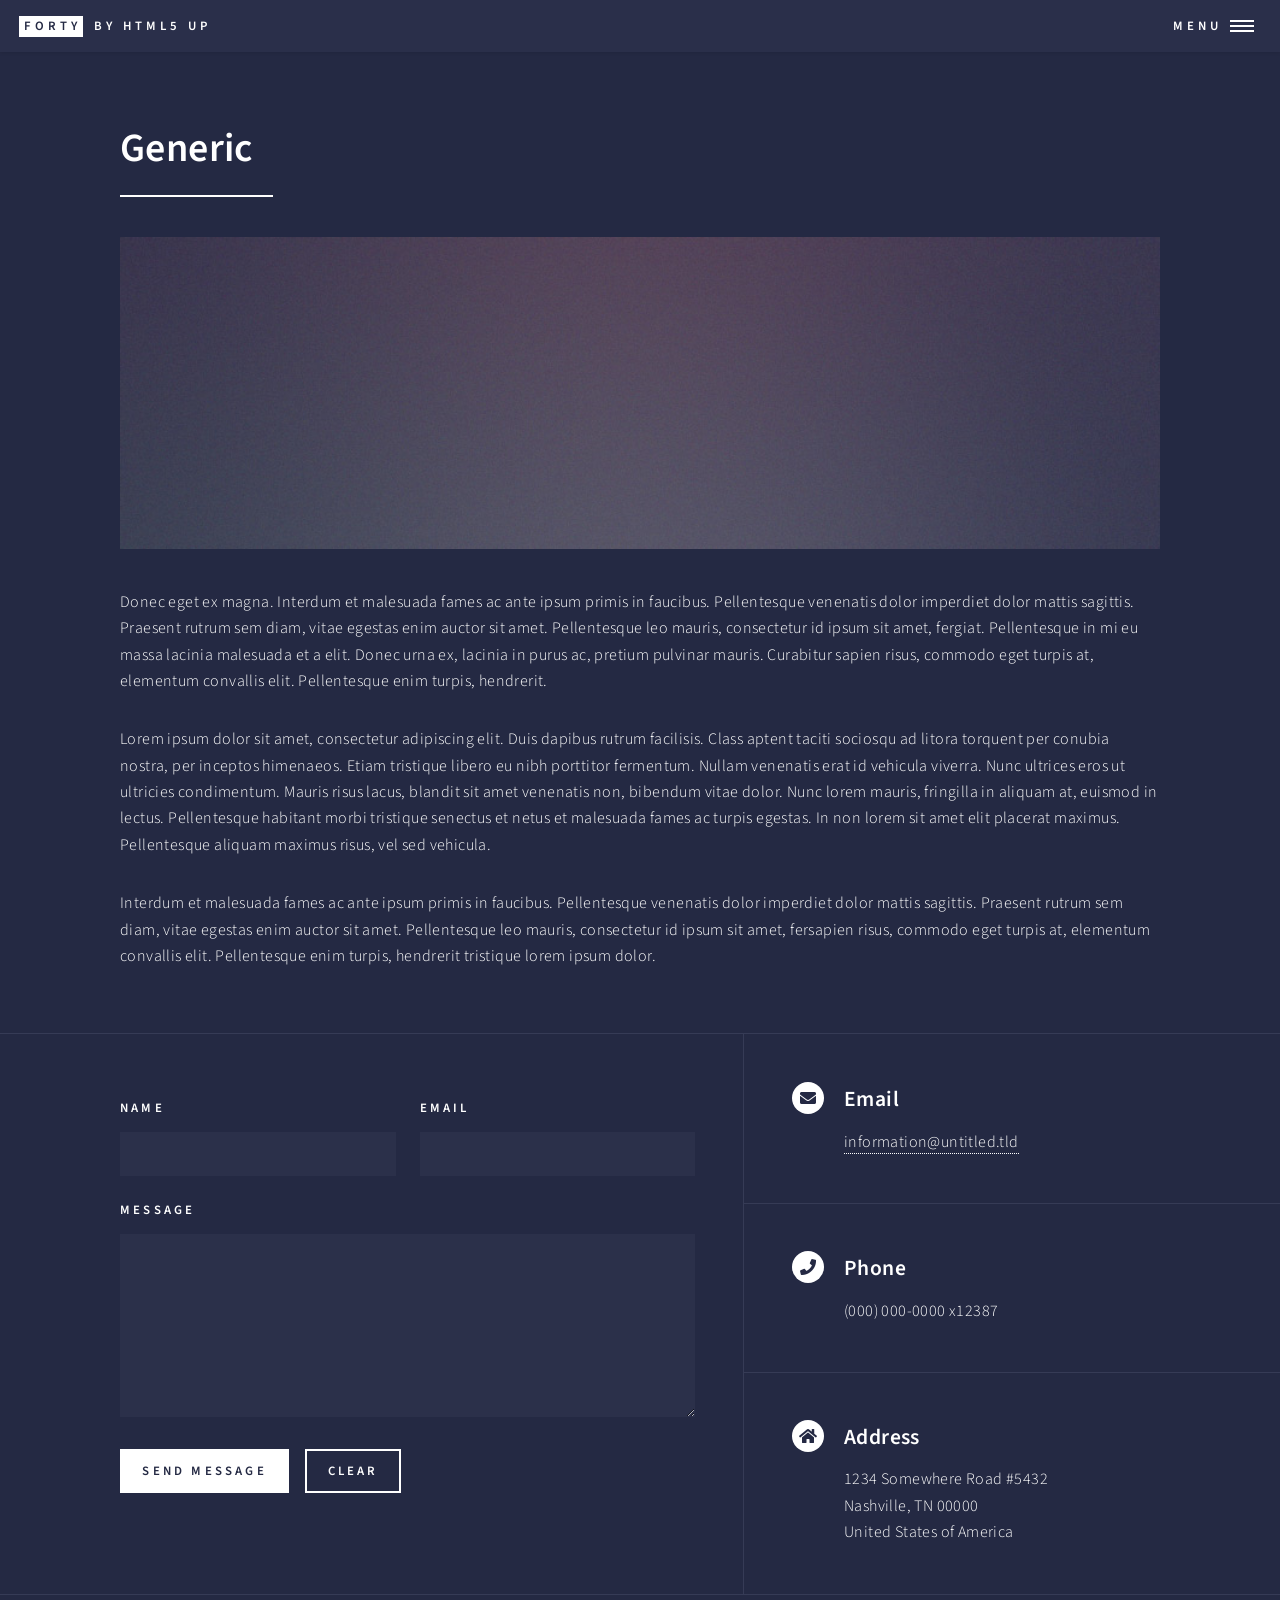
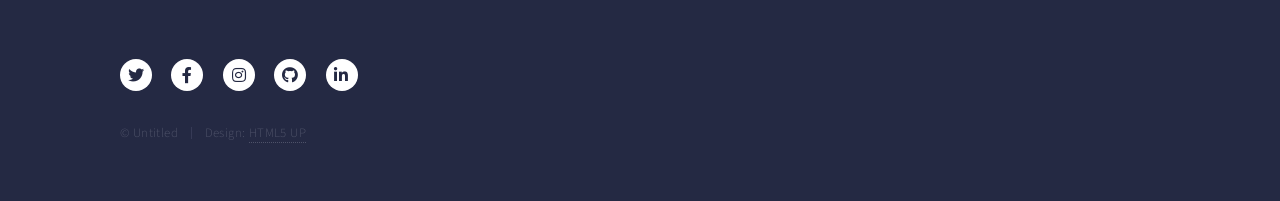
<file: generic.html>
<!DOCTYPE HTML>
<!--
	Forty by HTML5 UP
	html5up.net | @ajlkn
	Free for personal and commercial use under the CCA 3.0 license (html5up.net/license)
-->
<html>
	<head>
		<title>Generic - Forty by HTML5 UP</title>
		<meta charset="utf-8" />
		<meta name="viewport" content="width=device-width, initial-scale=1, user-scalable=no" />
		<link rel="stylesheet" href="assets/css/main.css" />
		<noscript><link rel="stylesheet" href="assets/css/noscript.css" /></noscript>
	</head>
	<body class="is-preload">

		<!-- Wrapper -->
			<div id="wrapper">

				<!-- Header -->
					<header id="header">
						<a href="index.html" class="logo"><strong>Forty</strong> <span>by HTML5 UP</span></a>
						<nav>
							<a href="#menu">Menu</a>
						</nav>
					</header>

				<!-- Menu -->
					<nav id="menu">
						<ul class="links">
							<li><a href="index.html">Home</a></li>
							<li><a href="landing.html">Landing</a></li>
							<li><a href="generic.html">Generic</a></li>
							<li><a href="elements.html">Elements</a></li>
						</ul>
						<ul class="actions stacked">
							<li><a href="#" class="button primary fit">Get Started</a></li>
							<li><a href="#" class="button fit">Log In</a></li>
						</ul>
					</nav>

				<!-- Main -->
					<div id="main" class="alt">

						<!-- One -->
							<section id="one">
								<div class="inner">
									<header class="major">
										<h1>Generic</h1>
									</header>
									<span class="image main"><img src="images/pic11.jpg" alt="" /></span>
									<p>Donec eget ex magna. Interdum et malesuada fames ac ante ipsum primis in faucibus. Pellentesque venenatis dolor imperdiet dolor mattis sagittis. Praesent rutrum sem diam, vitae egestas enim auctor sit amet. Pellentesque leo mauris, consectetur id ipsum sit amet, fergiat. Pellentesque in mi eu massa lacinia malesuada et a elit. Donec urna ex, lacinia in purus ac, pretium pulvinar mauris. Curabitur sapien risus, commodo eget turpis at, elementum convallis elit. Pellentesque enim turpis, hendrerit.</p>
									<p>Lorem ipsum dolor sit amet, consectetur adipiscing elit. Duis dapibus rutrum facilisis. Class aptent taciti sociosqu ad litora torquent per conubia nostra, per inceptos himenaeos. Etiam tristique libero eu nibh porttitor fermentum. Nullam venenatis erat id vehicula viverra. Nunc ultrices eros ut ultricies condimentum. Mauris risus lacus, blandit sit amet venenatis non, bibendum vitae dolor. Nunc lorem mauris, fringilla in aliquam at, euismod in lectus. Pellentesque habitant morbi tristique senectus et netus et malesuada fames ac turpis egestas. In non lorem sit amet elit placerat maximus. Pellentesque aliquam maximus risus, vel sed vehicula.</p>
									<p>Interdum et malesuada fames ac ante ipsum primis in faucibus. Pellentesque venenatis dolor imperdiet dolor mattis sagittis. Praesent rutrum sem diam, vitae egestas enim auctor sit amet. Pellentesque leo mauris, consectetur id ipsum sit amet, fersapien risus, commodo eget turpis at, elementum convallis elit. Pellentesque enim turpis, hendrerit tristique lorem ipsum dolor.</p>
								</div>
							</section>

					</div>

				<!-- Contact -->
					<section id="contact">
						<div class="inner">
							<section>
								<form method="post" action="#">
									<div class="fields">
										<div class="field half">
											<label for="name">Name</label>
											<input type="text" name="name" id="name" />
										</div>
										<div class="field half">
											<label for="email">Email</label>
											<input type="text" name="email" id="email" />
										</div>
										<div class="field">
											<label for="message">Message</label>
											<textarea name="message" id="message" rows="6"></textarea>
										</div>
									</div>
									<ul class="actions">
										<li><input type="submit" value="Send Message" class="primary" /></li>
										<li><input type="reset" value="Clear" /></li>
									</ul>
								</form>
							</section>
							<section class="split">
								<section>
									<div class="contact-method">
										<span class="icon solid alt fa-envelope"></span>
										<h3>Email</h3>
										<a href="#">information@untitled.tld</a>
									</div>
								</section>
								<section>
									<div class="contact-method">
										<span class="icon solid alt fa-phone"></span>
										<h3>Phone</h3>
										<span>(000) 000-0000 x12387</span>
									</div>
								</section>
								<section>
									<div class="contact-method">
										<span class="icon solid alt fa-home"></span>
										<h3>Address</h3>
										<span>1234 Somewhere Road #5432<br />
										Nashville, TN 00000<br />
										United States of America</span>
									</div>
								</section>
							</section>
						</div>
					</section>

				<!-- Footer -->
					<footer id="footer">
						<div class="inner">
							<ul class="icons">
								<li><a href="#" class="icon brands alt fa-twitter"><span class="label">Twitter</span></a></li>
								<li><a href="#" class="icon brands alt fa-facebook-f"><span class="label">Facebook</span></a></li>
								<li><a href="#" class="icon brands alt fa-instagram"><span class="label">Instagram</span></a></li>
								<li><a href="#" class="icon brands alt fa-github"><span class="label">GitHub</span></a></li>
								<li><a href="#" class="icon brands alt fa-linkedin-in"><span class="label">LinkedIn</span></a></li>
							</ul>
							<ul class="copyright">
								<li>&copy; Untitled</li><li>Design: <a href="https://html5up.net">HTML5 UP</a></li>
							</ul>
						</div>
					</footer>

			</div>

		<!-- Scripts -->
			<script src="assets/js/jquery.min.js"></script>
			<script src="assets/js/jquery.scrolly.min.js"></script>
			<script src="assets/js/jquery.scrollex.min.js"></script>
			<script src="assets/js/browser.min.js"></script>
			<script src="assets/js/breakpoints.min.js"></script>
			<script src="assets/js/util.js"></script>
			<script src="assets/js/main.js"></script>

	</body>
</html>
</file>
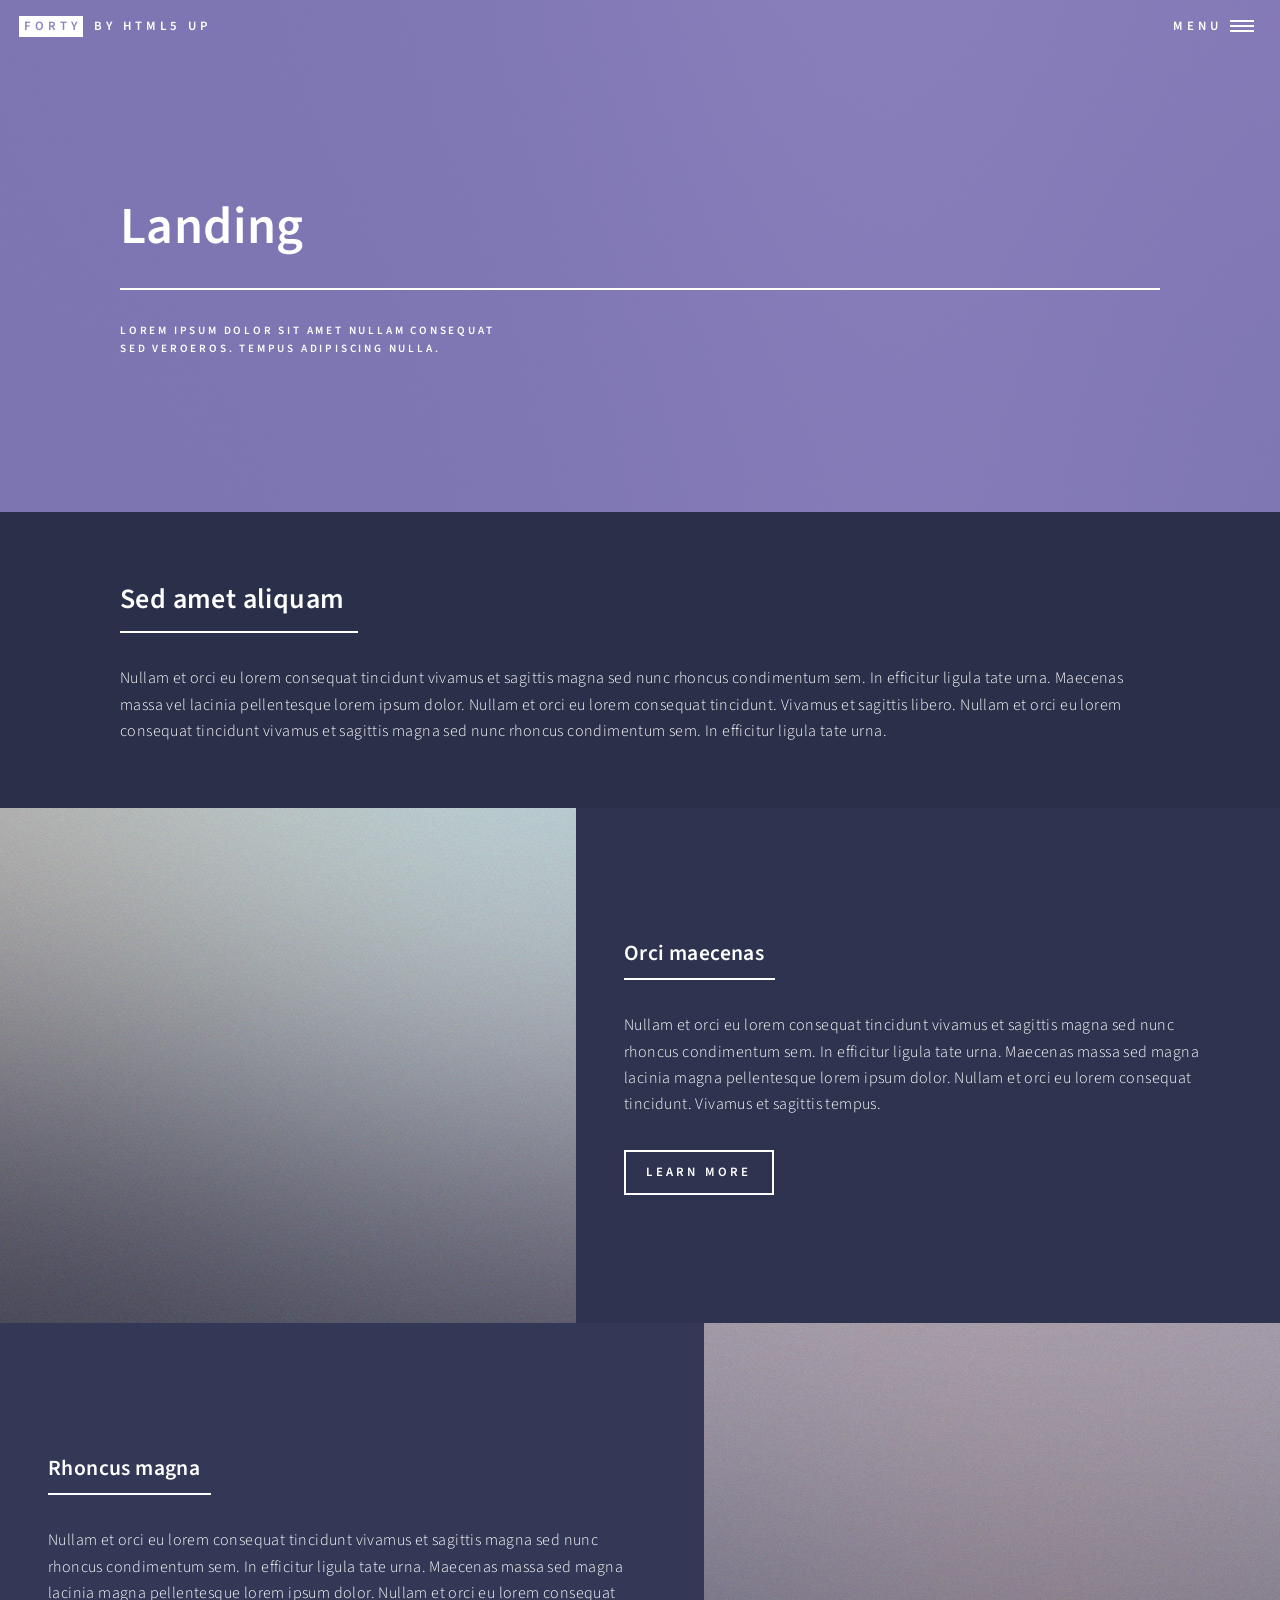
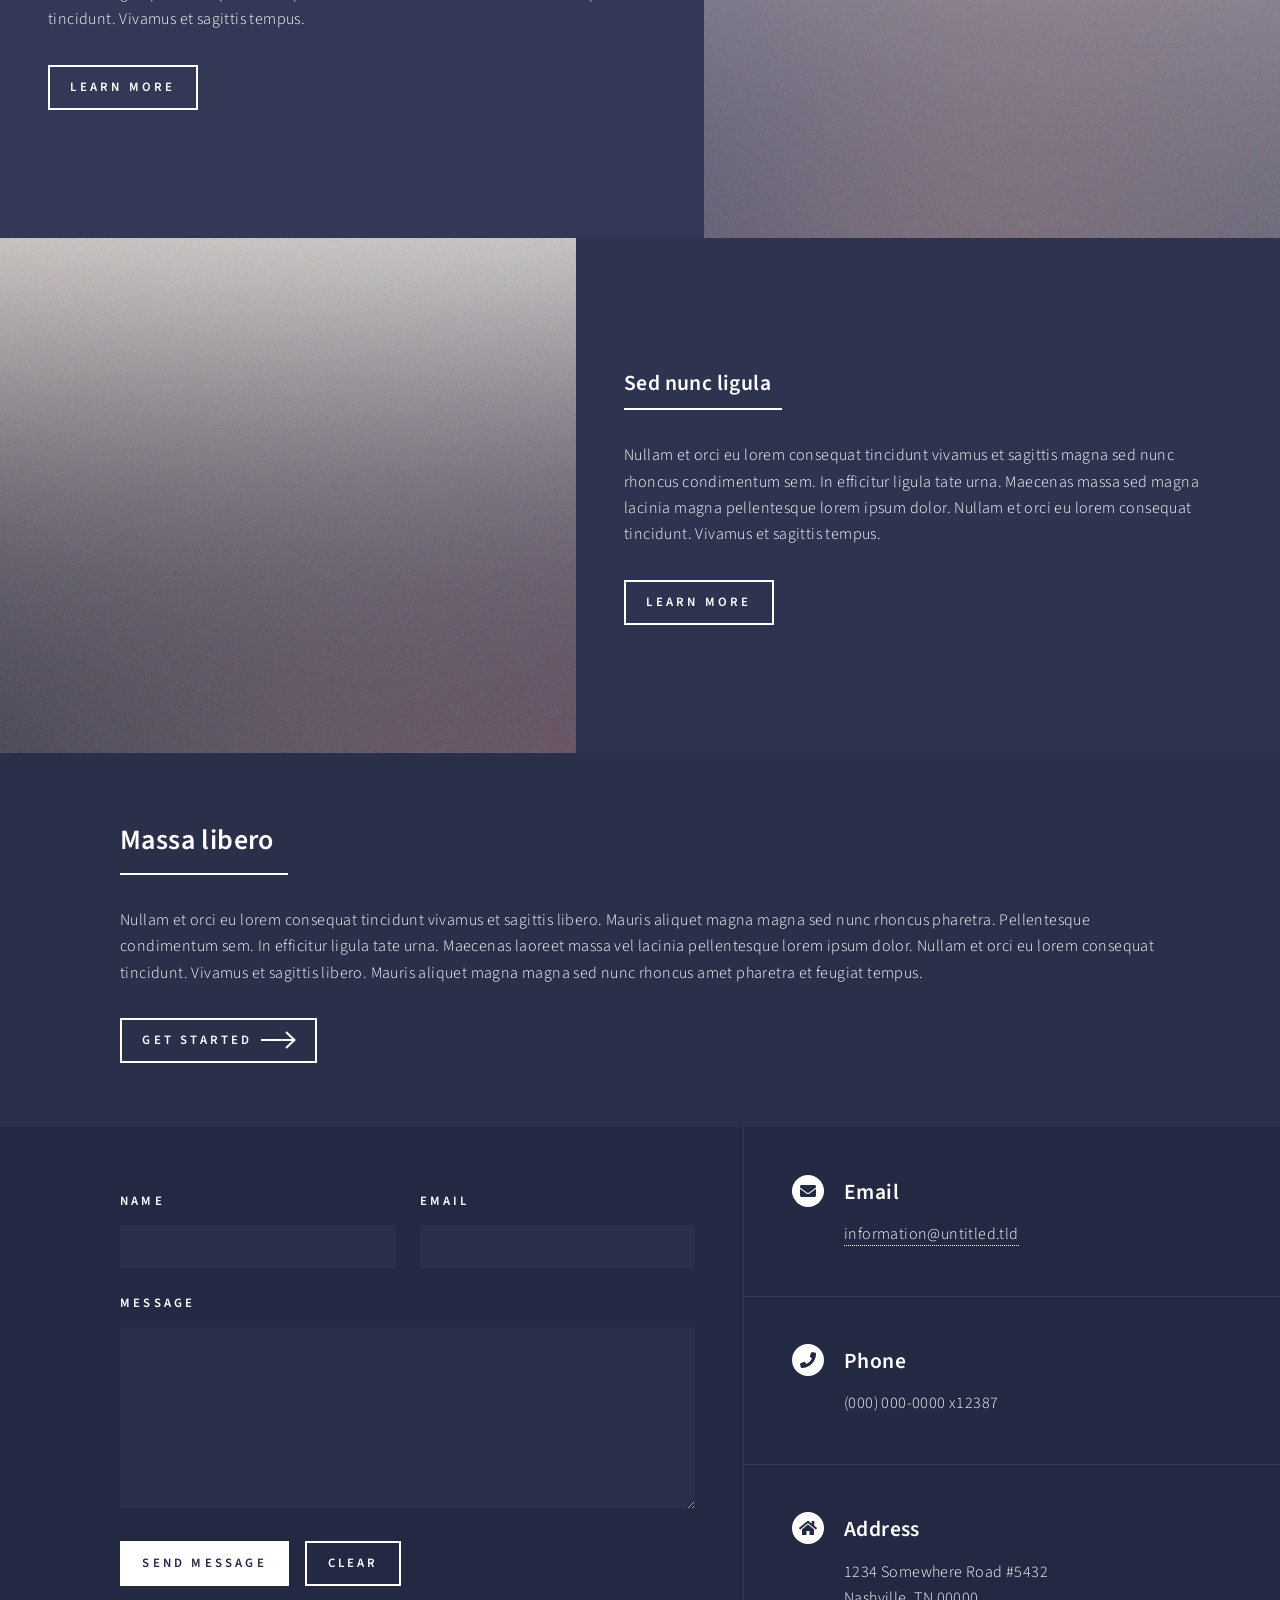
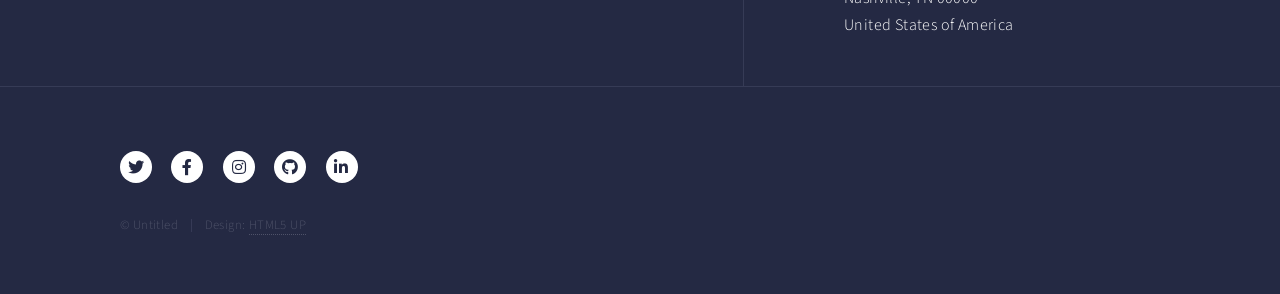
<file: landing.html>
<!DOCTYPE HTML>
<!--
	Forty by HTML5 UP
	html5up.net | @ajlkn
	Free for personal and commercial use under the CCA 3.0 license (html5up.net/license)
-->
<html>
	<head>
		<title>Landing - Forty by HTML5 UP</title>
		<meta charset="utf-8" />
		<meta name="viewport" content="width=device-width, initial-scale=1, user-scalable=no" />
		<link rel="stylesheet" href="assets/css/main.css" />
		<noscript><link rel="stylesheet" href="assets/css/noscript.css" /></noscript>
	</head>
	<body class="is-preload">

		<!-- Wrapper -->
			<div id="wrapper">

				<!-- Header -->
				<!-- Note: The "styleN" class below should match that of the banner element. -->
					<header id="header" class="alt style2">
						<a href="index.html" class="logo"><strong>Forty</strong> <span>by HTML5 UP</span></a>
						<nav>
							<a href="#menu">Menu</a>
						</nav>
					</header>

				<!-- Menu -->
					<nav id="menu">
						<ul class="links">
							<li><a href="index.html">Home</a></li>
							<li><a href="landing.html">Landing</a></li>
							<li><a href="generic.html">Generic</a></li>
							<li><a href="elements.html">Elements</a></li>
						</ul>
						<ul class="actions stacked">
							<li><a href="#" class="button primary fit">Get Started</a></li>
							<li><a href="#" class="button fit">Log In</a></li>
						</ul>
					</nav>

				<!-- Banner -->
				<!-- Note: The "styleN" class below should match that of the header element. -->
					<section id="banner" class="style2">
						<div class="inner">
							<span class="image">
								<img src="images/pic07.jpg" alt="" />
							</span>
							<header class="major">
								<h1>Landing</h1>
							</header>
							<div class="content">
								<p>Lorem ipsum dolor sit amet nullam consequat<br />
								sed veroeros. tempus adipiscing nulla.</p>
							</div>
						</div>
					</section>

				<!-- Main -->
					<div id="main">

						<!-- One -->
							<section id="one">
								<div class="inner">
									<header class="major">
										<h2>Sed amet aliquam</h2>
									</header>
									<p>Nullam et orci eu lorem consequat tincidunt vivamus et sagittis magna sed nunc rhoncus condimentum sem. In efficitur ligula tate urna. Maecenas massa vel lacinia pellentesque lorem ipsum dolor. Nullam et orci eu lorem consequat tincidunt. Vivamus et sagittis libero. Nullam et orci eu lorem consequat tincidunt vivamus et sagittis magna sed nunc rhoncus condimentum sem. In efficitur ligula tate urna.</p>
								</div>
							</section>

						<!-- Two -->
							<section id="two" class="spotlights">
								<section>
									<a href="generic.html" class="image">
										<img src="images/pic08.jpg" alt="" data-position="center center" />
									</a>
									<div class="content">
										<div class="inner">
											<header class="major">
												<h3>Orci maecenas</h3>
											</header>
											<p>Nullam et orci eu lorem consequat tincidunt vivamus et sagittis magna sed nunc rhoncus condimentum sem. In efficitur ligula tate urna. Maecenas massa sed magna lacinia magna pellentesque lorem ipsum dolor. Nullam et orci eu lorem consequat tincidunt. Vivamus et sagittis tempus.</p>
											<ul class="actions">
												<li><a href="generic.html" class="button">Learn more</a></li>
											</ul>
										</div>
									</div>
								</section>
								<section>
									<a href="generic.html" class="image">
										<img src="images/pic09.jpg" alt="" data-position="top center" />
									</a>
									<div class="content">
										<div class="inner">
											<header class="major">
												<h3>Rhoncus magna</h3>
											</header>
											<p>Nullam et orci eu lorem consequat tincidunt vivamus et sagittis magna sed nunc rhoncus condimentum sem. In efficitur ligula tate urna. Maecenas massa sed magna lacinia magna pellentesque lorem ipsum dolor. Nullam et orci eu lorem consequat tincidunt. Vivamus et sagittis tempus.</p>
											<ul class="actions">
												<li><a href="generic.html" class="button">Learn more</a></li>
											</ul>
										</div>
									</div>
								</section>
								<section>
									<a href="generic.html" class="image">
										<img src="images/pic10.jpg" alt="" data-position="25% 25%" />
									</a>
									<div class="content">
										<div class="inner">
											<header class="major">
												<h3>Sed nunc ligula</h3>
											</header>
											<p>Nullam et orci eu lorem consequat tincidunt vivamus et sagittis magna sed nunc rhoncus condimentum sem. In efficitur ligula tate urna. Maecenas massa sed magna lacinia magna pellentesque lorem ipsum dolor. Nullam et orci eu lorem consequat tincidunt. Vivamus et sagittis tempus.</p>
											<ul class="actions">
												<li><a href="generic.html" class="button">Learn more</a></li>
											</ul>
										</div>
									</div>
								</section>
							</section>

						<!-- Three -->
							<section id="three">
								<div class="inner">
									<header class="major">
										<h2>Massa libero</h2>
									</header>
									<p>Nullam et orci eu lorem consequat tincidunt vivamus et sagittis libero. Mauris aliquet magna magna sed nunc rhoncus pharetra. Pellentesque condimentum sem. In efficitur ligula tate urna. Maecenas laoreet massa vel lacinia pellentesque lorem ipsum dolor. Nullam et orci eu lorem consequat tincidunt. Vivamus et sagittis libero. Mauris aliquet magna magna sed nunc rhoncus amet pharetra et feugiat tempus.</p>
									<ul class="actions">
										<li><a href="generic.html" class="button next">Get Started</a></li>
									</ul>
								</div>
							</section>

					</div>

				<!-- Contact -->
					<section id="contact">
						<div class="inner">
							<section>
								<form method="post" action="#">
									<div class="fields">
										<div class="field half">
											<label for="name">Name</label>
											<input type="text" name="name" id="name" />
										</div>
										<div class="field half">
											<label for="email">Email</label>
											<input type="text" name="email" id="email" />
										</div>
										<div class="field">
											<label for="message">Message</label>
											<textarea name="message" id="message" rows="6"></textarea>
										</div>
									</div>
									<ul class="actions">
										<li><input type="submit" value="Send Message" class="primary" /></li>
										<li><input type="reset" value="Clear" /></li>
									</ul>
								</form>
							</section>
							<section class="split">
								<section>
									<div class="contact-method">
										<span class="icon solid alt fa-envelope"></span>
										<h3>Email</h3>
										<a href="#">information@untitled.tld</a>
									</div>
								</section>
								<section>
									<div class="contact-method">
										<span class="icon solid alt fa-phone"></span>
										<h3>Phone</h3>
										<span>(000) 000-0000 x12387</span>
									</div>
								</section>
								<section>
									<div class="contact-method">
										<span class="icon solid alt fa-home"></span>
										<h3>Address</h3>
										<span>1234 Somewhere Road #5432<br />
										Nashville, TN 00000<br />
										United States of America</span>
									</div>
								</section>
							</section>
						</div>
					</section>

				<!-- Footer -->
					<footer id="footer">
						<div class="inner">
							<ul class="icons">
								<li><a href="#" class="icon brands alt fa-twitter"><span class="label">Twitter</span></a></li>
								<li><a href="#" class="icon brands alt fa-facebook-f"><span class="label">Facebook</span></a></li>
								<li><a href="#" class="icon brands alt fa-instagram"><span class="label">Instagram</span></a></li>
								<li><a href="#" class="icon brands alt fa-github"><span class="label">GitHub</span></a></li>
								<li><a href="#" class="icon brands alt fa-linkedin-in"><span class="label">LinkedIn</span></a></li>
							</ul>
							<ul class="copyright">
								<li>&copy; Untitled</li><li>Design: <a href="https://html5up.net">HTML5 UP</a></li>
							</ul>
						</div>
					</footer>

			</div>

		<!-- Scripts -->
			<script src="assets/js/jquery.min.js"></script>
			<script src="assets/js/jquery.scrolly.min.js"></script>
			<script src="assets/js/jquery.scrollex.min.js"></script>
			<script src="assets/js/browser.min.js"></script>
			<script src="assets/js/breakpoints.min.js"></script>
			<script src="assets/js/util.js"></script>
			<script src="assets/js/main.js"></script>

	</body>
</html>
</file>
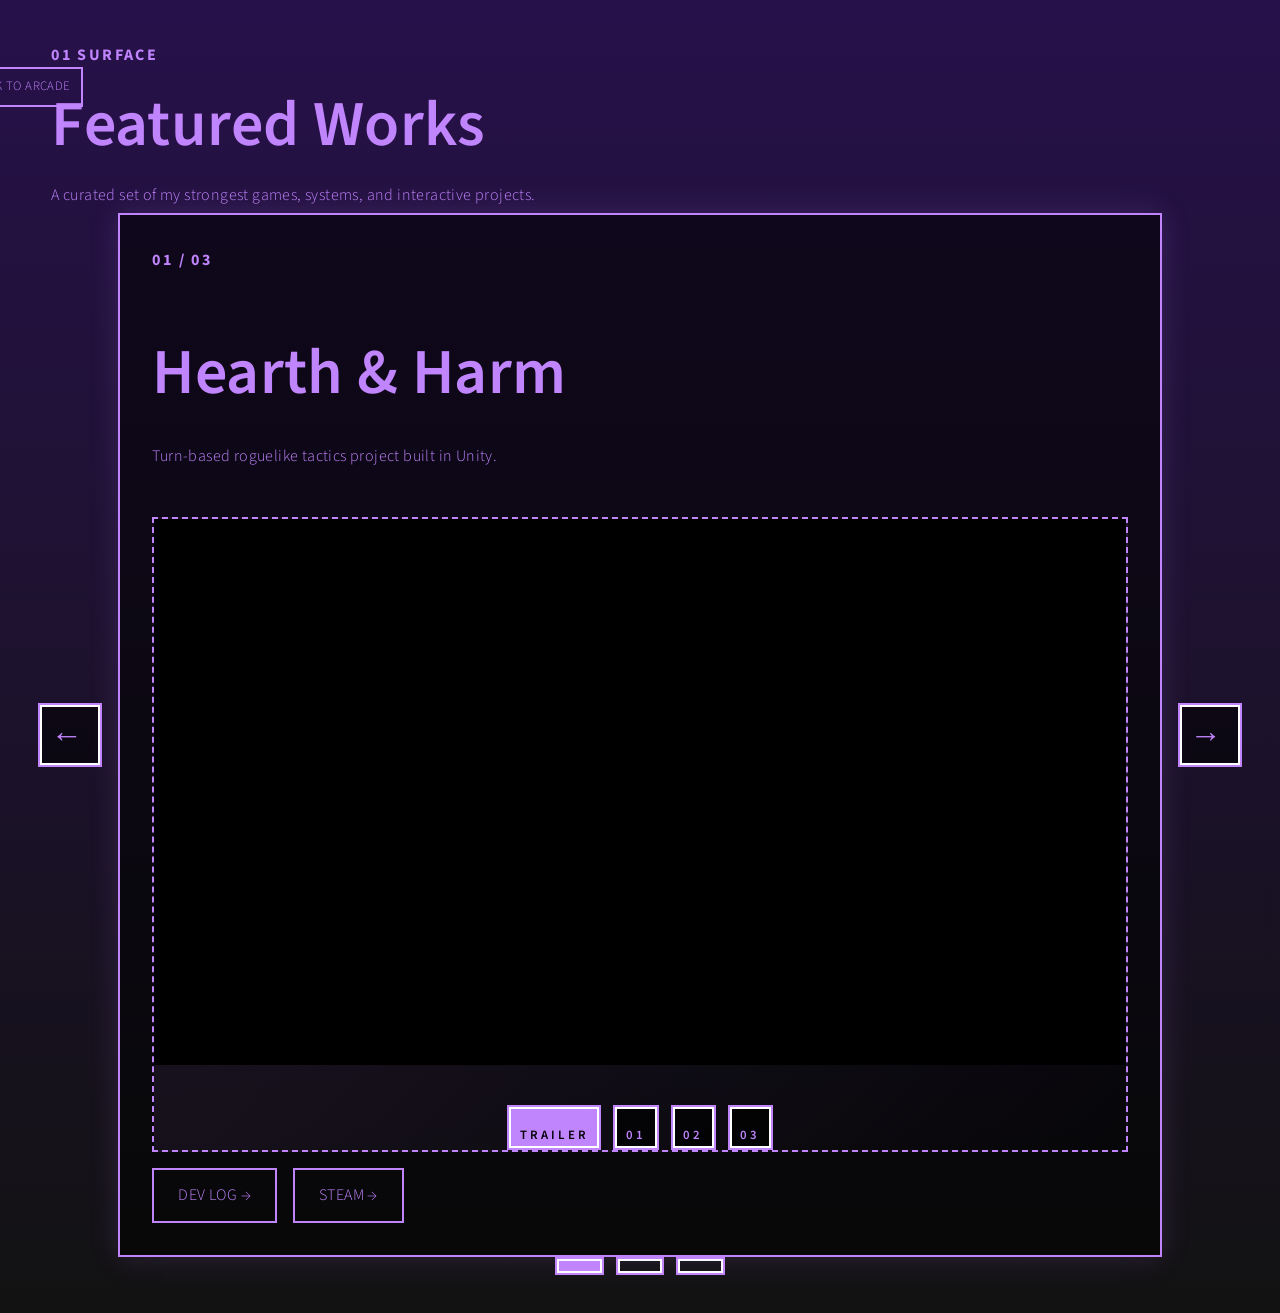
<file: assets/pages/featured.html>
<!DOCTYPE html>
<html lang="en">
<head>
  <meta charset="UTF-8" />
  <title>Featured Works | Samuel Webster</title>
  <meta name="viewport" content="width=device-width, initial-scale=1" />

  <link rel="stylesheet" href="../css/main.css" />
  <link rel="stylesheet" href="../css/arcade.css?v=2" />
</head>

<body class="featured-page">

	<main class="featured-room level-surface">

		<header class="featured-header">
			<a class="enter-button" href="../../index.html#surface">
                ← BACK TO ARCADE
            </a>

			<div>
				<p class="eyebrow">01 SURFACE</p>
				<h1>Featured Works</h1>
				<p>
					A curated set of my strongest games, systems, and interactive projects.
				</p>
			</div>
		</header>

		<section class="featured-stage">

			<button class="slide-arrow" id="prev-project" aria-label="Previous project">
				←
			</button>

			<div class="project-screen">

				<article class="featured-slide active">
					<p class="project-number">01 / 03</p>

					<h2>Hearth &amp; Harm</h2>

					<p class="project-tagline">
						Turn-based roguelike tactics project built in Unity.
					</p>

					<div class="project-media media-gallery">
                        <div class="media-frame active">
                            <iframe
                                class="youtube-embed"

                                src="https://www.youtube.com/embed/KwgNkAU26ic?rel=0"

                                title="Hearth and Harm Trailer"

                                allow="
                                accelerometer;
                                autoplay;
                                clipboard-write;
                                encrypted-media;
                                gyroscope;
                                picture-in-picture;
                                web-share"

                                referrerpolicy="strict-origin-when-cross-origin"

                                allowfullscreen>
                            </iframe>
                        </div>

                        <div class="media-frame">
                            <img src="../../images/screenshot 1.png" alt="Hearth and Harm screenshot 1">
                        </div>

                        <div class="media-frame">
                            <img src="../../images/screenshot 3.png" alt="Hearth and Harm screenshot 2">
                        </div>

                        <div class="media-frame">
                            <img src="../../images/screenshot 4.png" alt="Hearth and Harm screenshot 3">
                        </div>

                        <div class="media-controls">
                            <button class="media-dot active" data-media="0">Trailer</button>
                            <button class="media-dot" data-media="1">01</button>
                            <button class="media-dot" data-media="2">02</button>
                            <button class="media-dot" data-media="3">03</button>                            
                        </div>

                    </div>

					<div class="project-actions">
						<a class="enter-button" href="featured/hearth-and-harm.html">
							DEV LOG →
						</a>

						<a
                            class="enter-button"
                            href="https://store.steampowered.com/app/4676230/Hearth_and_Harm/"
                            target="_blank"
                            rel="noopener noreferrer">
                            STEAM →
                        </a>
					</div>
				</article>

				<article class="featured-slide">
					<p class="project-number">02 / 03</p>

					<h2>Grand Theft Walrus</h2>

					<p class="project-tagline">
						Browser-playable Phaser project hosted through GitHub Pages.
					</p>

					<div class="project-media media-gallery walrus-gallery">
                        <div class="media-frame active">
                            <iframe
                                class="game-embed"
                                src="https://suramya87.github.io/GrandtheftWalrus/"
                                title="Grand Theft Walrus"
                                scrolling="no"
                                loading="lazy"
                                allowfullscreen>
                            </iframe>
                        </div>
                    </div>

					<div class="project-actions">
                        <a class="enter-button"
                            href="featured/grand-theft-walrus.html">
                                CASE STUDY →
                        </a>
                        <a
                            class="enter-button"
                            href="https://suramya87.github.io/GrandtheftWalrus/"
                            target="_blank"
                            rel="noopener noreferrer">
                            OPEN FULL GAME →
                        </a>
                    </div>
				</article>

				<article class="featured-slide">
					<p class="project-number">03 / 03</p>

					<h2>Systems Showcase</h2>

					<p class="project-tagline">
						Camera logic, procedural generation, gameplay tools, and UI systems.
					</p>

					<div class="project-media placeholder-media">
						SYSTEM DEMO / SCREENSHOT HERE
					</div>

					<div class="project-actions">
						<a class="enter-button" href="systems.html">
							VIEW SYSTEMS →
						</a>
					</div>
				</article>

			</div>

			<button class="slide-arrow" id="next-project" aria-label="Next project">
				→
			</button>

		</section>

		<nav class="slide-dots" aria-label="Featured project selector">
			<button class="dot active" data-slide="0"></button>
			<button class="dot" data-slide="1"></button>
			<button class="dot" data-slide="2"></button>
		</nav>

	</main>

	<script src="../js/featured.js"></script>

</body>
</html>
</file>
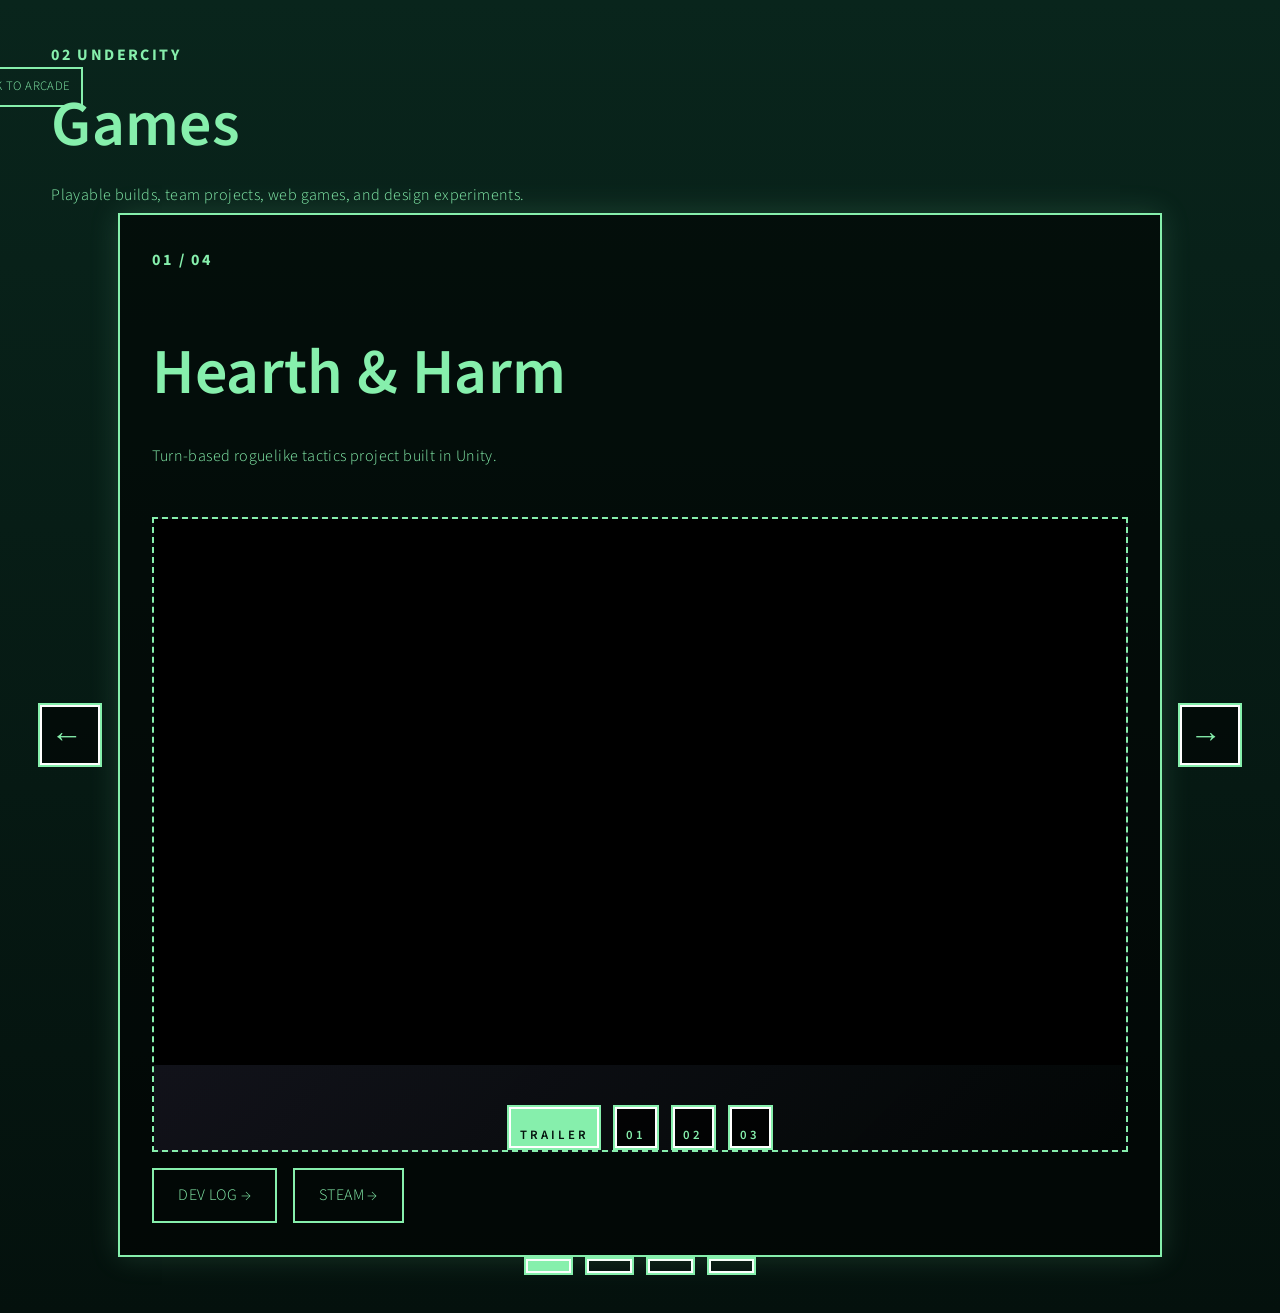
<file: assets/pages/games.html>
<!DOCTYPE html>
<html lang="en">
<head>
  <meta charset="UTF-8" />
  <title>Games | Samuel Webster</title>
  <meta name="viewport" content="width=device-width, initial-scale=1" />

  <link rel="stylesheet" href="../css/main.css" />
  <link rel="stylesheet" href="../css/arcade.css?v=2" />
</head>

<body class="featured-page games-page">

	<main class="featured-room level-undercity">

		<header class="featured-header">
			<a class="enter-button" href="../../index.html#undercity">
				← BACK TO ARCADE
			</a>

			<div>
				<p class="eyebrow">02 UNDERCITY</p>
				<h1>Games</h1>
				<p>
					Playable builds, team projects, web games, and design experiments.
				</p>
			</div>
		</header>

		<section class="featured-stage">

			<button class="slide-arrow" id="prev-project" aria-label="Previous game">
				←
			</button>

			<div class="project-screen">

				<article class="featured-slide active">
					<p class="project-number">01 / 04</p>

					<h2>Hearth &amp; Harm</h2>

					<p class="project-tagline">
						Turn-based roguelike tactics project built in Unity.
					</p>

					<div class="project-media media-gallery">
						<div class="media-frame active">
							<iframe
								class="youtube-embed"
								src="https://www.youtube.com/embed/KwgNkAU26ic?rel=0"
								title="Hearth and Harm Trailer"
								allow="accelerometer; autoplay; clipboard-write; encrypted-media; gyroscope; picture-in-picture; web-share"
								referrerpolicy="strict-origin-when-cross-origin"
								allowfullscreen>
							</iframe>
						</div>

						<div class="media-frame">
							<img src="../../images/screenshot 1.png" alt="Hearth and Harm screenshot 1">
						</div>

						<div class="media-frame">
							<img src="../../images/screenshot 3.png" alt="Hearth and Harm screenshot 2">
						</div>

						<div class="media-frame">
							<img src="../../images/screenshot 4.png" alt="Hearth and Harm screenshot 3">
						</div>

						<div class="media-controls">
							<button class="media-dot active" data-media="0">Trailer</button>
							<button class="media-dot" data-media="1">01</button>
							<button class="media-dot" data-media="2">02</button>
							<button class="media-dot" data-media="3">03</button>
						</div>
					</div>

					<div class="project-actions">
						<a class="enter-button" href="featured/hearth-and-harm.html">
							DEV LOG →
						</a>

						<a
							class="enter-button"
							href="https://store.steampowered.com/app/4676230/Hearth_and_Harm/"
							target="_blank"
							rel="noopener noreferrer">
							STEAM →
						</a>
					</div>
				</article>

				<article class="featured-slide">
					<p class="project-number">02 / 04</p>

					<h2>Grand Theft Walrus</h2>

					<p class="project-tagline">
						Browser-playable Phaser project hosted through GitHub Pages.
					</p>

					<div class="project-media media-gallery walrus-gallery">
						<div class="media-frame active">
							<iframe
								class="game-embed"
								src="https://suramya87.github.io/GrandtheftWalrus/"
								title="Grand Theft Walrus"
								scrolling="no"
								loading="lazy"
								allowfullscreen>
							</iframe>
						</div>
					</div>

					<div class="project-actions">
						<a class="enter-button" href="featured/grand-theft-walrus.html">
							CASE STUDY →
						</a>

						<a
							class="enter-button"
							href="https://suramya87.github.io/GrandtheftWalrus/"
							target="_blank"
							rel="noopener noreferrer">
							OPEN FULL GAME →
						</a>
					</div>
				</article>

				<article class="featured-slide">
                    <p class="project-number">03 / 04</p>

                    <h2>Observe</h2>

                    <p class="project-tagline">
                        Monster horror prototype focused on observation, uncertainty, and environmental tension.
                    </p>

                    <div class="project-media media-gallery observe-gallery">
                        <div class="media-frame active">
                            <iframe frameborder="0" src="https://itch.io/embed-upload/15755662?color=373737" allowfullscreen="" width="980" height="640">
                                <a href="https://woop7777.itch.io/observe">Play Observe on itch.io</a>
                            </iframe>
                        </div>
                    </div>

                    <div class="project-actions">
                        <a class="enter-button" href="games/observe.html">
                            CASE STUDY →
                        </a>

                        <a
                            class="enter-button"
                            href="https://woop7777.itch.io/observe"
                            target="_blank"
                            rel="noopener noreferrer">
                            PLAY ON ITCH →
                        </a>
                    </div>
                </article>

				<article class="featured-slide">
					<p class="project-number">04 / 04</p>

					<h2>Rampage</h2>

					<p class="project-tagline">
						Unity WebGL build centered on maze navigation, movement, and action systems.
					</p>
                    <div class="project-media media-gallery rampage-gallery">
                        <div class="media-frame active">
                            <iframe
                                class="game-embed"
                                src="https://htruccoucsc.github.io/CMPM170-Prototype-4/"
                                title="Rampage"
                                scrolling="no"
                                loading="lazy"
                                allowfullscreen>
                            </iframe>
                        </div>
                    </div>
                    

					<div class="project-actions">
						<a class="enter-button" href="systems/mazesmash.html">
							CASE STUDY →
						</a>

						<a
                        class="enter-button"
                        href="https://htruccoucsc.github.io/CMPM170-Prototype-4/"
                        target="_blank"
                        rel="noopener noreferrer">
                        PLAY BUILD  →
                    </a>
					</div>
				</article>

			</div>

			<button class="slide-arrow" id="next-project" aria-label="Next game">
				→
			</button>

		</section>

		<nav class="slide-dots" aria-label="Game selector">
			<button class="dot active" data-slide="0"></button>
			<button class="dot" data-slide="1"></button>
			<button class="dot" data-slide="2"></button>
			<button class="dot" data-slide="3"></button>
		</nav>

	</main>

	<script src="../js/featured.js"></script>

</body>
</html>
</file>
<file: assets/css/arcade.css>
html {
  scroll-behavior: smooth;
  overflow: hidden;
}

body {
  background: #05030a;
  overflow: hidden;
}

#header {
  display: none;
}

#start-screen,
.level {
  height: 100vh;
  position: relative;
  overflow: hidden;
}

#start-screen {
  display: grid;
  place-items: center;
  background: radial-gradient(circle, #201033, #05030a 70%);
}

.arcade-cabinet {
  width: min(420px, 85vw);
  height: 560px;
  border: 6px solid #8b5cf6;
  background: #111;
  display: grid;
  place-items: center;
  box-shadow: 0 0 40px #8b5cf6;
}

.arcade-title {
  color: #ffcc66;
  font-size: 2rem;
  text-align: center;
}

#press-start {
  font-size: 1.5rem;
  padding: 1rem 2rem;
  cursor: pointer;
}

.arcade-map {
  position: fixed;
  right: 2rem;
  top: 50%;
  transform: translateY(-50%);
  z-index: 999;
  display: flex;
  flex-direction: column;
  gap: 1rem;
}

.arcade-map a {
  border: 2px solid #8b5cf6;
  color: white;
  padding: 0.75rem;
  text-decoration: none;
  background: rgba(0, 0, 0, 0.65);
}

.arcade-map a.active {
  background: #8b5cf6;
  box-shadow: 0 0 18px #8b5cf6;
}

#arcade-world {
  position: relative;
}

.level {
height:100vh;
position:relative;
display:grid;
place-items:center;
padding:0;
}

.level h2 {
  background: rgba(0, 0, 0, 0.7);
  border: 2px solid currentColor;
  padding: 1.5rem;
}

.level-surface {
  background: linear-gradient(#27114a, #121212);
  color: #c084fc;
}

.level-undercity {
  background: linear-gradient(#09251c, #04110d);
  color: #86efac;
}

.level-bunkers {
  background: linear-gradient(#082133, #030912);
  color: #67e8f9;
}

.level-deep {
  background: linear-gradient(#3a0909, #120202);
  color: #f87171;
}

.level-core {
  background: linear-gradient(#3a1f04, #120902);
  color: #fbbf24;
}

.level-ui {
display:flex;
align-items:center;
gap:4rem;
width:min(1200px,85vw);
}

.level-label {
width:320px;
flex-shrink:0;
}

.level-card {
width:420px;
padding:2rem;
background:
rgba(0,0,0,.55);
border:
2px solid currentColor;
backdrop-filter:
blur(6px);
}

.level-card h3 {
margin-bottom:1rem;
}

.level-card p {
margin-bottom:2rem;
}

.enter-button {
display:inline-block;
padding:.75rem 1.5rem;
border:
2px solid currentColor;
text-decoration:none;
}



/* ===============================
   FEATURED WORKS PAGE
   =============================== */

.featured-page {
  overflow-x: hidden;
  overflow-y: auto;
}

html:has(.featured-page),
body.featured-page {
  overflow-y: auto;
  overflow-x: hidden;
}

body.featured-page {
  overflow-y: auto !important;
  overflow-x: hidden;
  height: auto;
}

.featured-room {
  min-height: 100vh;
  height: auto;
}

.featured-header {
  width: min(1200px, 92vw);
  margin: 0 auto;
  display: flex;
  align-items: center;
  gap: 2rem;
}

.featured-header h1 {
  margin: 0;
  color: #c084fc;
  font-size: clamp(2rem, 5vw, 4rem);
}

.featured-header p {
  margin: 0.25rem 0;
}

.eyebrow {
  color: #c084fc;
  letter-spacing: 0.15em;
  font-weight: bold;
}

.featured-stage {
  width: min(1300px, 94vw);
  margin: 0 auto;
  display: grid;
  grid-template-columns: auto 1fr auto;
  align-items: center;
  gap: 1rem;
}

.slide-arrow {
  width: 64px;
  height: 64px;
  border: 2px solid #c084fc;
  color: #c084fc;
  background: rgba(0, 0, 0, 0.55);
  font-size: 2rem;
  cursor: pointer;
}

.slide-arrow:hover {
  background: #c084fc;
  color: #05030a;
}

.project-screen {
  position: relative;
  min-height: 640px;
  border: 2px solid #c084fc;
  background: rgba(0, 0, 0, 0.58);
  box-shadow: 0 0 28px rgba(192, 132, 252, 0.16);
  overflow: hidden;
}

.featured-slide {
  display: none;
  height: 100%;
  padding: 2rem;
}

.featured-slide.active {
  display: grid;
  grid-template-rows: auto auto auto 1fr auto;
  gap: 1rem;
}

.project-number {
  color: #c084fc;
  letter-spacing: 0.15em;
  font-weight: bold;
}

.featured-slide h2 {
  margin: 0;
  color: #c084fc;
  font-size: clamp(2rem, 5vw, 4rem);
}

.project-tagline {
  max-width: 760px;
}

.project-media {
  min-height: 300px;
  border: 2px dashed currentColor;
  display: grid;
  place-items: center;
  color: #c084fc;
  background:
    linear-gradient(135deg, rgba(192,132,252,.12), rgba(0,0,0,.2));
}

.project-actions {
  display: flex;
  flex-wrap: wrap;
  gap: 1rem;
}

.slide-dots {
  display: flex;
  justify-content: center;
  gap: 0.75rem;
}

.dot {
  width: 18px;
  height: 18px;
  border: 2px solid #c084fc;
  background: transparent;
  cursor: pointer;
}

.dot.active {
  background: #c084fc;
}

@media (max-width: 800px) {
  .featured-header {
    flex-direction: column;
    align-items: flex-start;
  }

  .featured-stage {
    grid-template-columns: 1fr;
  }

  .slide-arrow {
    width: 100%;
  }

  .project-screen {
    min-height: auto;
  }
}

body {
  outline: 20px solid red !important;
}

/* Featured page polish */

.featured-header {
  position: relative;
}

.featured-header .enter-button {
	position: absolute;
	left: -15rem;
	top: 1.8rem;
	font-size: 0.8rem;
	padding: 0.45rem 0.65rem;
}

.slide-arrow {
  display: grid;
  place-items: center;
  line-height: 1;
  padding: 0;
}

.slide-arrow::before {
  display: block;
  transform: translateY(-2px);
}

@media (max-width: 1100px) {
  .featured-header .enter-button {
    position: static;
  }
}

.media-gallery {
  position: relative;
  min-height: 360px;
  padding: 0;
  overflow: hidden;
}

.media-frame {
  display: none;
  width: 100%;
  height: 100%;
  min-height: 360px;
}

.media-frame.active {
  display: block;
}

.media-frame iframe,
.media-frame img {
  width: 100%;
  height: 100%;
  min-height: 360px;
  object-fit: cover;
  border: 0;
  display: block;
}

.media-controls {
display: flex;
justify-content: center;
align-items: center;
gap: 0.75rem;
padding-top: 1rem;
margin-top: 1rem;
position: static;
flex-wrap: wrap;
}

.media-dot {
  border: 2px solid #c084fc;
  background: rgba(0, 0, 0, 0.75);
  color: #c084fc;
  padding: 0.35rem 0.65rem;
  cursor: pointer;
  font-family: inherit;
}

.media-dot.active,
.media-dot:hover {
  background: #c084fc;
  color: #05030a;
}

.youtube-embed {
width: 100%;
aspect-ratio: 16 / 9;
border: 0;
display: block;
background: black;
}

.game-embed {
width: 100%;
aspect-ratio: 16 / 9;
height: auto;
border: 0;
overflow: hidden;
display: block;
background: black;
}

/* Hearth & Harm gallery: keep tabs centered below media */
.media-gallery {
	display: flex;
	flex-direction: column;
	gap: 1rem;
	min-height: 360px;
	padding: 0;
	overflow: hidden;
}

.media-frame {
	display: none;
	width: 100%;
	min-height: 360px;
}

.media-frame.active {
	display: block;
}

.media-frame iframe,
.media-frame img {
	width: 100%;
	aspect-ratio: 16 / 9;
	height: auto;
	object-fit: cover;
	border: 0;
	display: block;
	background: black;
}

.media-controls {
	display: flex;
	justify-content: center;
	align-items: center;
	gap: 0.75rem;
	margin-top: 0.5rem;
	flex-wrap: wrap;
}

/* Grand Theft Walrus — scaled viewport */

.walrus-gallery {
	height: 560px;
	display: flex;
	justify-content: center;
	align-items: center;
	overflow: hidden;
	background: black;
}

.walrus-gallery .media-frame {
	width: 100%;
	height: 100%;
	display: flex;
	justify-content: center;
	align-items: center;
	overflow: hidden;
}

.walrus-gallery .game-embed {
	width: 1400px;
	height: 900px;
	max-width: none;
	transform: scale(0.58);
	transform-origin: center center;
	border: 0;
	background: black;
}

/* ===============================
   GAMES PAGE GREEN THEME
   =============================== */

.games-page {
	color: #86efac;
}

.games-page .featured-header h1,
.games-page .eyebrow,
.games-page .project-number,
.games-page .featured-slide h2,
.games-page .project-tagline {
	color: #86efac;
}

.games-page .project-screen,
.games-page .slide-arrow,
.games-page .enter-button,
.games-page .dot,
.games-page .media-dot,
.games-page .project-media {
	border-color: #86efac;
	color: #86efac;
}

.games-page .slide-arrow:hover,
.games-page .dot.active,
.games-page .media-dot.active,
.games-page .media-dot:hover {
	background: #86efac;
	color: #04110d;
}

.games-page .project-screen {
	box-shadow: 0 0 28px rgba(134, 239, 172, 0.16);
}

/* Observe - itch embed */

.observe-gallery {
	height: 560px;
	background: black;
	overflow: hidden;
}

.observe-gallery .media-frame {
	height: 100%;
	min-height: 0;
}

.itch-page-embed {
	width: 100%;
	height: 100%;
	border: 0;
	background: black;
	display: block;
}

/* Rampage - css specifics */

.rampage-gallery {
	height: 560px;
	overflow: hidden;
	background: black;
}

.rampage-gallery .media-frame {
	width: 100%;
	height: 100%;
	overflow: hidden;
}

.rampage-gallery .game-embed {
	width: 100%;
	height: 100%;
	border: 0;
	background: black;
	display: block;
}

/* ===============================
   RESPONSIVE SAFETY
   =============================== */

* {
	box-sizing: border-box;
}

img,
iframe,
video {
	max-width: 100%;
}

.featured-room {
	width: 100%;
	min-height: 100vh;
	padding: clamp(1rem, 3vw, 3rem);
}

.featured-header {
	width: min(1200px, 92vw);
}

.featured-stage {
	width: min(1300px, 94vw);
	grid-template-columns: 64px minmax(0, 1fr) 64px;
}

.project-screen {
	width: 100%;
	min-width: 0;
}

.featured-slide {
	min-width: 0;
}

.project-media,
.media-gallery {
	width: 100%;
	min-width: 0;
}

.featured-header .enter-button {
	left: clamp(-10rem, -8vw, -3rem);
}

@media (max-width: 900px) {
	.featured-stage {
		grid-template-columns: 1fr;
	}

	.slide-arrow {
		width: 100%;
		height: 48px;
	}

	.featured-header .enter-button {
		position: static;
		width: fit-content;
	}

	.featured-header {
		flex-direction: column;
		align-items: flex-start;
	}

	.featured-slide h2 {
		font-size: clamp(2rem, 10vw, 4rem);
	}

	.project-screen {
		min-height: auto;
	}
}

.level-ui {
	width: min(1200px, 88vw);
}

@media (max-width: 900px) {
	.level-ui {
		flex-direction: column;
		align-items: flex-start;
		gap: 1.5rem;
	}

	.level-label,
	.level-card {
		width: 100%;
	}

	.arcade-map {
		right: 0.75rem;
		transform: translateY(-50%) scale(0.85);
	}
}
</file>
<file: assets/css/noscript.css>
/*
	Forty by HTML5 UP
	html5up.net | @ajlkn
	Free for personal and commercial use under the CCA 3.0 license (html5up.net/license)
*/

/* Banner */

	body.is-preload #banner:after {
		opacity: 0.85;
	}

	body.is-preload #banner > .inner {
		-moz-filter: none;
		-webkit-filter: none;
		-ms-filter: none;
		filter: none;
		-moz-transform: none;
		-webkit-transform: none;
		-ms-transform: none;
		transform: none;
		opacity: 1;
	}
</file>
<file: assets/css/main.css>
@import url(fontawesome-all.min.css);
@import url("https://fonts.googleapis.com/css?family=Source+Sans+Pro:300,300italic,600,600italic");

/*
	Forty by HTML5 UP
	html5up.net | @ajlkn
	Free for personal and commercial use under the CCA 3.0 license (html5up.net/license)
*/

html, body, div, span, applet, object,
iframe, h1, h2, h3, h4, h5, h6, p, blockquote,
pre, a, abbr, acronym, address, big, cite,
code, del, dfn, em, img, ins, kbd, q, s, samp,
small, strike, strong, sub, sup, tt, var, b,
u, i, center, dl, dt, dd, ol, ul, li, fieldset,
form, label, legend, table, caption, tbody,
tfoot, thead, tr, th, td, article, aside,
canvas, details, embed, figure, figcaption,
footer, header, hgroup, menu, nav, output, ruby,
section, summary, time, mark, audio, video {
	margin: 0;
	padding: 0;
	border: 0;
	font-size: 100%;
	font: inherit;
	vertical-align: baseline;}

article, aside, details, figcaption, figure,
footer, header, hgroup, menu, nav, section {
	display: block;}

body {
	line-height: 1;
}

ol, ul {
	list-style: none;
}

blockquote, q {
	quotes: none;
}

	blockquote:before, blockquote:after, q:before, q:after {
		content: '';
		content: none;
	}

table {
	border-collapse: collapse;
	border-spacing: 0;
}

body {
	-webkit-text-size-adjust: none;
}

mark {
	background-color: transparent;
	color: inherit;
}

input::-moz-focus-inner {
	border: 0;
	padding: 0;
}

input, select, textarea {
	-moz-appearance: none;
	-webkit-appearance: none;
	-ms-appearance: none;
	appearance: none;
}

/* Basic */

	@-ms-viewport {
		width: device-width;
	}

	body {
		-ms-overflow-style: scrollbar;
	}

	@media screen and (max-width: 480px) {

		html, body {
			min-width: 320px;
		}

	}

	html {
		box-sizing: border-box;
	}

	*, *:before, *:after {
		box-sizing: inherit;
	}

	body {
		background: #242943;
	}

		body.is-preload *, body.is-preload *:before, body.is-preload *:after {
			-moz-animation: none !important;
			-webkit-animation: none !important;
			-ms-animation: none !important;
			animation: none !important;
			-moz-transition: none !important;
			-webkit-transition: none !important;
			-ms-transition: none !important;
			transition: none !important;
		}

/* Type */

	body, input, select, textarea {
		color: #ffffff;
		font-family: "Source Sans Pro", Helvetica, sans-serif;
		font-size: 17pt;
		font-weight: 300;
		letter-spacing: 0.025em;
		line-height: 1.65;
	}

		@media screen and (max-width: 1680px) {

			body, input, select, textarea {
				font-size: 14pt;
			}

		}

		@media screen and (max-width: 1280px) {

			body, input, select, textarea {
				font-size: 12pt;
			}

		}

		@media screen and (max-width: 360px) {

			body, input, select, textarea {
				font-size: 11pt;
			}

		}

	a {
		-moz-transition: color 0.2s ease-in-out, border-bottom-color 0.2s ease-in-out;
		-webkit-transition: color 0.2s ease-in-out, border-bottom-color 0.2s ease-in-out;
		-ms-transition: color 0.2s ease-in-out, border-bottom-color 0.2s ease-in-out;
		transition: color 0.2s ease-in-out, border-bottom-color 0.2s ease-in-out;
		border-bottom: dotted 1px;
		color: inherit;
		text-decoration: none;
	}

		a:hover {
			border-bottom-color: transparent;
			color: #9bf1ff !important;
		}

		a:active {
			color: #53e3fb !important;
		}

	strong, b {
		color: #ffffff;
		font-weight: 600;
	}

	em, i {
		font-style: italic;
	}

	p {
		margin: 0 0 2em 0;
	}

	h1, h2, h3, h4, h5, h6 {
		color: #ffffff;
		font-weight: 600;
		line-height: 1.65;
		margin: 0 0 1em 0;
	}

		h1 a, h2 a, h3 a, h4 a, h5 a, h6 a {
			color: inherit;
			border-bottom: 0;
		}

	h1 {
		font-size: 2.5em;
	}

	h2 {
		font-size: 1.75em;
	}

	h3 {
		font-size: 1.35em;
	}

	h4 {
		font-size: 1.1em;
	}

	h5 {
		font-size: 0.9em;
	}

	h6 {
		font-size: 0.7em;
	}

	@media screen and (max-width: 736px) {

		h1 {
			font-size: 2em;
		}

		h2 {
			font-size: 1.5em;
		}

		h3 {
			font-size: 1.25em;
		}

	}

	sub {
		font-size: 0.8em;
		position: relative;
		top: 0.5em;
	}

	sup {
		font-size: 0.8em;
		position: relative;
		top: -0.5em;
	}

	blockquote {
		border-left: solid 4px rgba(212, 212, 255, 0.1);
		font-style: italic;
		margin: 0 0 2em 0;
		padding: 0.5em 0 0.5em 2em;
	}

	code {
		background: rgba(212, 212, 255, 0.035);
		font-family: "Courier New", monospace;
		font-size: 0.9em;
		margin: 0 0.25em;
		padding: 0.25em 0.65em;
	}

	pre {
		-webkit-overflow-scrolling: touch;
		font-family: "Courier New", monospace;
		font-size: 0.9em;
		margin: 0 0 2em 0;
	}

		pre code {
			display: block;
			line-height: 1.75;
			padding: 1em 1.5em;
			overflow-x: auto;
		}

	hr {
		border: 0;
		border-bottom: solid 1px rgba(212, 212, 255, 0.1);
		margin: 2em 0;
	}

		hr.major {
			margin: 3em 0;
		}

	.align-left {
		text-align: left;
	}

	.align-center {
		text-align: center;
	}

	.align-right {
		text-align: right;
	}

/* Row */

	.row {
		display: flex;
		flex-wrap: wrap;
		box-sizing: border-box;
		align-items: stretch;
	}

		.row > * {
			box-sizing: border-box;
		}

		.row.gtr-uniform > * > :last-child {
			margin-bottom: 0;
		}

		.row.aln-left {
			justify-content: flex-start;
		}

		.row.aln-center {
			justify-content: center;
		}

		.row.aln-right {
			justify-content: flex-end;
		}

		.row.aln-top {
			align-items: flex-start;
		}

		.row.aln-middle {
			align-items: center;
		}

		.row.aln-bottom {
			align-items: flex-end;
		}

		.row > .imp {
			order: -1;
		}

		.row > .col-1 {
			width: 8.33333%;
		}

		.row > .off-1 {
			margin-left: 8.33333%;
		}

		.row > .col-2 {
			width: 16.66667%;
		}

		.row > .off-2 {
			margin-left: 16.66667%;
		}

		.row > .col-3 {
			width: 25%;
		}

		.row > .off-3 {
			margin-left: 25%;
		}

		.row > .col-4 {
			width: 33.33333%;
		}

		.row > .off-4 {
			margin-left: 33.33333%;
		}

		.row > .col-5 {
			width: 41.66667%;
		}

		.row > .off-5 {
			margin-left: 41.66667%;
		}

		.row > .col-6 {
			width: 50%;
		}

		.row > .off-6 {
			margin-left: 50%;
		}

		.row > .col-7 {
			width: 58.33333%;
		}

		.row > .off-7 {
			margin-left: 58.33333%;
		}

		.row > .col-8 {
			width: 66.66667%;
		}

		.row > .off-8 {
			margin-left: 66.66667%;
		}

		.row > .col-9 {
			width: 75%;
		}

		.row > .off-9 {
			margin-left: 75%;
		}

		.row > .col-10 {
			width: 83.33333%;
		}

		.row > .off-10 {
			margin-left: 83.33333%;
		}

		.row > .col-11 {
			width: 91.66667%;
		}

		.row > .off-11 {
			margin-left: 91.66667%;
		}

		.row > .col-12 {
			width: 100%;
		}

		.row > .off-12 {
			margin-left: 100%;
		}

		.row.gtr-0 {
			margin-top: 0;
			margin-left: 0em;
		}

			.row.gtr-0 > * {
				padding: 0 0 0 0em;
			}

			.row.gtr-0.gtr-uniform {
				margin-top: 0em;
			}

				.row.gtr-0.gtr-uniform > * {
					padding-top: 0em;
				}

		.row.gtr-25 {
			margin-top: 0;
			margin-left: -0.5em;
		}

			.row.gtr-25 > * {
				padding: 0 0 0 0.5em;
			}

			.row.gtr-25.gtr-uniform {
				margin-top: -0.5em;
			}

				.row.gtr-25.gtr-uniform > * {
					padding-top: 0.5em;
				}

		.row.gtr-50 {
			margin-top: 0;
			margin-left: -1em;
		}

			.row.gtr-50 > * {
				padding: 0 0 0 1em;
			}

			.row.gtr-50.gtr-uniform {
				margin-top: -1em;
			}

				.row.gtr-50.gtr-uniform > * {
					padding-top: 1em;
				}

		.row {
			margin-top: 0;
			margin-left: -2em;
		}

			.row > * {
				padding: 0 0 0 2em;
			}

			.row.gtr-uniform {
				margin-top: -2em;
			}

				.row.gtr-uniform > * {
					padding-top: 2em;
				}

		.row.gtr-150 {
			margin-top: 0;
			margin-left: -3em;
		}

			.row.gtr-150 > * {
				padding: 0 0 0 3em;
			}

			.row.gtr-150.gtr-uniform {
				margin-top: -3em;
			}

				.row.gtr-150.gtr-uniform > * {
					padding-top: 3em;
				}

		.row.gtr-200 {
			margin-top: 0;
			margin-left: -4em;
		}

			.row.gtr-200 > * {
				padding: 0 0 0 4em;
			}

			.row.gtr-200.gtr-uniform {
				margin-top: -4em;
			}

				.row.gtr-200.gtr-uniform > * {
					padding-top: 4em;
				}

		@media screen and (max-width: 1680px) {

			.row {
				display: flex;
				flex-wrap: wrap;
				box-sizing: border-box;
				align-items: stretch;
			}

				.row > * {
					box-sizing: border-box;
				}

				.row.gtr-uniform > * > :last-child {
					margin-bottom: 0;
				}

				.row.aln-left {
					justify-content: flex-start;
				}

				.row.aln-center {
					justify-content: center;
				}

				.row.aln-right {
					justify-content: flex-end;
				}

				.row.aln-top {
					align-items: flex-start;
				}

				.row.aln-middle {
					align-items: center;
				}

				.row.aln-bottom {
					align-items: flex-end;
				}

				.row > .imp-xlarge {
					order: -1;
				}

				.row > .col-1-xlarge {
					width: 8.33333%;
				}

				.row > .off-1-xlarge {
					margin-left: 8.33333%;
				}

				.row > .col-2-xlarge {
					width: 16.66667%;
				}

				.row > .off-2-xlarge {
					margin-left: 16.66667%;
				}

				.row > .col-3-xlarge {
					width: 25%;
				}

				.row > .off-3-xlarge {
					margin-left: 25%;
				}

				.row > .col-4-xlarge {
					width: 33.33333%;
				}

				.row > .off-4-xlarge {
					margin-left: 33.33333%;
				}

				.row > .col-5-xlarge {
					width: 41.66667%;
				}

				.row > .off-5-xlarge {
					margin-left: 41.66667%;
				}

				.row > .col-6-xlarge {
					width: 50%;
				}

				.row > .off-6-xlarge {
					margin-left: 50%;
				}

				.row > .col-7-xlarge {
					width: 58.33333%;
				}

				.row > .off-7-xlarge {
					margin-left: 58.33333%;
				}

				.row > .col-8-xlarge {
					width: 66.66667%;
				}

				.row > .off-8-xlarge {
					margin-left: 66.66667%;
				}

				.row > .col-9-xlarge {
					width: 75%;
				}

				.row > .off-9-xlarge {
					margin-left: 75%;
				}

				.row > .col-10-xlarge {
					width: 83.33333%;
				}

				.row > .off-10-xlarge {
					margin-left: 83.33333%;
				}

				.row > .col-11-xlarge {
					width: 91.66667%;
				}

				.row > .off-11-xlarge {
					margin-left: 91.66667%;
				}

				.row > .col-12-xlarge {
					width: 100%;
				}

				.row > .off-12-xlarge {
					margin-left: 100%;
				}

				.row.gtr-0 {
					margin-top: 0;
					margin-left: 0em;
				}

					.row.gtr-0 > * {
						padding: 0 0 0 0em;
					}

					.row.gtr-0.gtr-uniform {
						margin-top: 0em;
					}

						.row.gtr-0.gtr-uniform > * {
							padding-top: 0em;
						}

				.row.gtr-25 {
					margin-top: 0;
					margin-left: -0.5em;
				}

					.row.gtr-25 > * {
						padding: 0 0 0 0.5em;
					}

					.row.gtr-25.gtr-uniform {
						margin-top: -0.5em;
					}

						.row.gtr-25.gtr-uniform > * {
							padding-top: 0.5em;
						}

				.row.gtr-50 {
					margin-top: 0;
					margin-left: -1em;
				}

					.row.gtr-50 > * {
						padding: 0 0 0 1em;
					}

					.row.gtr-50.gtr-uniform {
						margin-top: -1em;
					}

						.row.gtr-50.gtr-uniform > * {
							padding-top: 1em;
						}

				.row {
					margin-top: 0;
					margin-left: -2em;
				}

					.row > * {
						padding: 0 0 0 2em;
					}

					.row.gtr-uniform {
						margin-top: -2em;
					}

						.row.gtr-uniform > * {
							padding-top: 2em;
						}

				.row.gtr-150 {
					margin-top: 0;
					margin-left: -3em;
				}

					.row.gtr-150 > * {
						padding: 0 0 0 3em;
					}

					.row.gtr-150.gtr-uniform {
						margin-top: -3em;
					}

						.row.gtr-150.gtr-uniform > * {
							padding-top: 3em;
						}

				.row.gtr-200 {
					margin-top: 0;
					margin-left: -4em;
				}

					.row.gtr-200 > * {
						padding: 0 0 0 4em;
					}

					.row.gtr-200.gtr-uniform {
						margin-top: -4em;
					}

						.row.gtr-200.gtr-uniform > * {
							padding-top: 4em;
						}

		}

		@media screen and (max-width: 1280px) {

			.row {
				display: flex;
				flex-wrap: wrap;
				box-sizing: border-box;
				align-items: stretch;
			}

				.row > * {
					box-sizing: border-box;
				}

				.row.gtr-uniform > * > :last-child {
					margin-bottom: 0;
				}

				.row.aln-left {
					justify-content: flex-start;
				}

				.row.aln-center {
					justify-content: center;
				}

				.row.aln-right {
					justify-content: flex-end;
				}

				.row.aln-top {
					align-items: flex-start;
				}

				.row.aln-middle {
					align-items: center;
				}

				.row.aln-bottom {
					align-items: flex-end;
				}

				.row > .imp-large {
					order: -1;
				}

				.row > .col-1-large {
					width: 8.33333%;
				}

				.row > .off-1-large {
					margin-left: 8.33333%;
				}

				.row > .col-2-large {
					width: 16.66667%;
				}

				.row > .off-2-large {
					margin-left: 16.66667%;
				}

				.row > .col-3-large {
					width: 25%;
				}

				.row > .off-3-large {
					margin-left: 25%;
				}

				.row > .col-4-large {
					width: 33.33333%;
				}

				.row > .off-4-large {
					margin-left: 33.33333%;
				}

				.row > .col-5-large {
					width: 41.66667%;
				}

				.row > .off-5-large {
					margin-left: 41.66667%;
				}

				.row > .col-6-large {
					width: 50%;
				}

				.row > .off-6-large {
					margin-left: 50%;
				}

				.row > .col-7-large {
					width: 58.33333%;
				}

				.row > .off-7-large {
					margin-left: 58.33333%;
				}

				.row > .col-8-large {
					width: 66.66667%;
				}

				.row > .off-8-large {
					margin-left: 66.66667%;
				}

				.row > .col-9-large {
					width: 75%;
				}

				.row > .off-9-large {
					margin-left: 75%;
				}

				.row > .col-10-large {
					width: 83.33333%;
				}

				.row > .off-10-large {
					margin-left: 83.33333%;
				}

				.row > .col-11-large {
					width: 91.66667%;
				}

				.row > .off-11-large {
					margin-left: 91.66667%;
				}

				.row > .col-12-large {
					width: 100%;
				}

				.row > .off-12-large {
					margin-left: 100%;
				}

				.row.gtr-0 {
					margin-top: 0;
					margin-left: 0em;
				}

					.row.gtr-0 > * {
						padding: 0 0 0 0em;
					}

					.row.gtr-0.gtr-uniform {
						margin-top: 0em;
					}

						.row.gtr-0.gtr-uniform > * {
							padding-top: 0em;
						}

				.row.gtr-25 {
					margin-top: 0;
					margin-left: -0.375em;
				}

					.row.gtr-25 > * {
						padding: 0 0 0 0.375em;
					}

					.row.gtr-25.gtr-uniform {
						margin-top: -0.375em;
					}

						.row.gtr-25.gtr-uniform > * {
							padding-top: 0.375em;
						}

				.row.gtr-50 {
					margin-top: 0;
					margin-left: -0.75em;
				}

					.row.gtr-50 > * {
						padding: 0 0 0 0.75em;
					}

					.row.gtr-50.gtr-uniform {
						margin-top: -0.75em;
					}

						.row.gtr-50.gtr-uniform > * {
							padding-top: 0.75em;
						}

				.row {
					margin-top: 0;
					margin-left: -1.5em;
				}

					.row > * {
						padding: 0 0 0 1.5em;
					}

					.row.gtr-uniform {
						margin-top: -1.5em;
					}

						.row.gtr-uniform > * {
							padding-top: 1.5em;
						}

				.row.gtr-150 {
					margin-top: 0;
					margin-left: -2.25em;
				}

					.row.gtr-150 > * {
						padding: 0 0 0 2.25em;
					}

					.row.gtr-150.gtr-uniform {
						margin-top: -2.25em;
					}

						.row.gtr-150.gtr-uniform > * {
							padding-top: 2.25em;
						}

				.row.gtr-200 {
					margin-top: 0;
					margin-left: -3em;
				}

					.row.gtr-200 > * {
						padding: 0 0 0 3em;
					}

					.row.gtr-200.gtr-uniform {
						margin-top: -3em;
					}

						.row.gtr-200.gtr-uniform > * {
							padding-top: 3em;
						}

		}

		@media screen and (max-width: 980px) {

			.row {
				display: flex;
				flex-wrap: wrap;
				box-sizing: border-box;
				align-items: stretch;
			}

				.row > * {
					box-sizing: border-box;
				}

				.row.gtr-uniform > * > :last-child {
					margin-bottom: 0;
				}

				.row.aln-left {
					justify-content: flex-start;
				}

				.row.aln-center {
					justify-content: center;
				}

				.row.aln-right {
					justify-content: flex-end;
				}

				.row.aln-top {
					align-items: flex-start;
				}

				.row.aln-middle {
					align-items: center;
				}

				.row.aln-bottom {
					align-items: flex-end;
				}

				.row > .imp-medium {
					order: -1;
				}

				.row > .col-1-medium {
					width: 8.33333%;
				}

				.row > .off-1-medium {
					margin-left: 8.33333%;
				}

				.row > .col-2-medium {
					width: 16.66667%;
				}

				.row > .off-2-medium {
					margin-left: 16.66667%;
				}

				.row > .col-3-medium {
					width: 25%;
				}

				.row > .off-3-medium {
					margin-left: 25%;
				}

				.row > .col-4-medium {
					width: 33.33333%;
				}

				.row > .off-4-medium {
					margin-left: 33.33333%;
				}

				.row > .col-5-medium {
					width: 41.66667%;
				}

				.row > .off-5-medium {
					margin-left: 41.66667%;
				}

				.row > .col-6-medium {
					width: 50%;
				}

				.row > .off-6-medium {
					margin-left: 50%;
				}

				.row > .col-7-medium {
					width: 58.33333%;
				}

				.row > .off-7-medium {
					margin-left: 58.33333%;
				}

				.row > .col-8-medium {
					width: 66.66667%;
				}

				.row > .off-8-medium {
					margin-left: 66.66667%;
				}

				.row > .col-9-medium {
					width: 75%;
				}

				.row > .off-9-medium {
					margin-left: 75%;
				}

				.row > .col-10-medium {
					width: 83.33333%;
				}

				.row > .off-10-medium {
					margin-left: 83.33333%;
				}

				.row > .col-11-medium {
					width: 91.66667%;
				}

				.row > .off-11-medium {
					margin-left: 91.66667%;
				}

				.row > .col-12-medium {
					width: 100%;
				}

				.row > .off-12-medium {
					margin-left: 100%;
				}

				.row.gtr-0 {
					margin-top: 0;
					margin-left: 0em;
				}

					.row.gtr-0 > * {
						padding: 0 0 0 0em;
					}

					.row.gtr-0.gtr-uniform {
						margin-top: 0em;
					}

						.row.gtr-0.gtr-uniform > * {
							padding-top: 0em;
						}

				.row.gtr-25 {
					margin-top: 0;
					margin-left: -0.375em;
				}

					.row.gtr-25 > * {
						padding: 0 0 0 0.375em;
					}

					.row.gtr-25.gtr-uniform {
						margin-top: -0.375em;
					}

						.row.gtr-25.gtr-uniform > * {
							padding-top: 0.375em;
						}

				.row.gtr-50 {
					margin-top: 0;
					margin-left: -0.75em;
				}

					.row.gtr-50 > * {
						padding: 0 0 0 0.75em;
					}

					.row.gtr-50.gtr-uniform {
						margin-top: -0.75em;
					}

						.row.gtr-50.gtr-uniform > * {
							padding-top: 0.75em;
						}

				.row {
					margin-top: 0;
					margin-left: -1.5em;
				}

					.row > * {
						padding: 0 0 0 1.5em;
					}

					.row.gtr-uniform {
						margin-top: -1.5em;
					}

						.row.gtr-uniform > * {
							padding-top: 1.5em;
						}

				.row.gtr-150 {
					margin-top: 0;
					margin-left: -2.25em;
				}

					.row.gtr-150 > * {
						padding: 0 0 0 2.25em;
					}

					.row.gtr-150.gtr-uniform {
						margin-top: -2.25em;
					}

						.row.gtr-150.gtr-uniform > * {
							padding-top: 2.25em;
						}

				.row.gtr-200 {
					margin-top: 0;
					margin-left: -3em;
				}

					.row.gtr-200 > * {
						padding: 0 0 0 3em;
					}

					.row.gtr-200.gtr-uniform {
						margin-top: -3em;
					}

						.row.gtr-200.gtr-uniform > * {
							padding-top: 3em;
						}

		}

		@media screen and (max-width: 736px) {

			.row {
				display: flex;
				flex-wrap: wrap;
				box-sizing: border-box;
				align-items: stretch;
			}

				.row > * {
					box-sizing: border-box;
				}

				.row.gtr-uniform > * > :last-child {
					margin-bottom: 0;
				}

				.row.aln-left {
					justify-content: flex-start;
				}

				.row.aln-center {
					justify-content: center;
				}

				.row.aln-right {
					justify-content: flex-end;
				}

				.row.aln-top {
					align-items: flex-start;
				}

				.row.aln-middle {
					align-items: center;
				}

				.row.aln-bottom {
					align-items: flex-end;
				}

				.row > .imp-small {
					order: -1;
				}

				.row > .col-1-small {
					width: 8.33333%;
				}

				.row > .off-1-small {
					margin-left: 8.33333%;
				}

				.row > .col-2-small {
					width: 16.66667%;
				}

				.row > .off-2-small {
					margin-left: 16.66667%;
				}

				.row > .col-3-small {
					width: 25%;
				}

				.row > .off-3-small {
					margin-left: 25%;
				}

				.row > .col-4-small {
					width: 33.33333%;
				}

				.row > .off-4-small {
					margin-left: 33.33333%;
				}

				.row > .col-5-small {
					width: 41.66667%;
				}

				.row > .off-5-small {
					margin-left: 41.66667%;
				}

				.row > .col-6-small {
					width: 50%;
				}

				.row > .off-6-small {
					margin-left: 50%;
				}

				.row > .col-7-small {
					width: 58.33333%;
				}

				.row > .off-7-small {
					margin-left: 58.33333%;
				}

				.row > .col-8-small {
					width: 66.66667%;
				}

				.row > .off-8-small {
					margin-left: 66.66667%;
				}

				.row > .col-9-small {
					width: 75%;
				}

				.row > .off-9-small {
					margin-left: 75%;
				}

				.row > .col-10-small {
					width: 83.33333%;
				}

				.row > .off-10-small {
					margin-left: 83.33333%;
				}

				.row > .col-11-small {
					width: 91.66667%;
				}

				.row > .off-11-small {
					margin-left: 91.66667%;
				}

				.row > .col-12-small {
					width: 100%;
				}

				.row > .off-12-small {
					margin-left: 100%;
				}

				.row.gtr-0 {
					margin-top: 0;
					margin-left: 0em;
				}

					.row.gtr-0 > * {
						padding: 0 0 0 0em;
					}

					.row.gtr-0.gtr-uniform {
						margin-top: 0em;
					}

						.row.gtr-0.gtr-uniform > * {
							padding-top: 0em;
						}

				.row.gtr-25 {
					margin-top: 0;
					margin-left: -0.3125em;
				}

					.row.gtr-25 > * {
						padding: 0 0 0 0.3125em;
					}

					.row.gtr-25.gtr-uniform {
						margin-top: -0.3125em;
					}

						.row.gtr-25.gtr-uniform > * {
							padding-top: 0.3125em;
						}

				.row.gtr-50 {
					margin-top: 0;
					margin-left: -0.625em;
				}

					.row.gtr-50 > * {
						padding: 0 0 0 0.625em;
					}

					.row.gtr-50.gtr-uniform {
						margin-top: -0.625em;
					}

						.row.gtr-50.gtr-uniform > * {
							padding-top: 0.625em;
						}

				.row {
					margin-top: 0;
					margin-left: -1.25em;
				}

					.row > * {
						padding: 0 0 0 1.25em;
					}

					.row.gtr-uniform {
						margin-top: -1.25em;
					}

						.row.gtr-uniform > * {
							padding-top: 1.25em;
						}

				.row.gtr-150 {
					margin-top: 0;
					margin-left: -1.875em;
				}

					.row.gtr-150 > * {
						padding: 0 0 0 1.875em;
					}

					.row.gtr-150.gtr-uniform {
						margin-top: -1.875em;
					}

						.row.gtr-150.gtr-uniform > * {
							padding-top: 1.875em;
						}

				.row.gtr-200 {
					margin-top: 0;
					margin-left: -2.5em;
				}

					.row.gtr-200 > * {
						padding: 0 0 0 2.5em;
					}

					.row.gtr-200.gtr-uniform {
						margin-top: -2.5em;
					}

						.row.gtr-200.gtr-uniform > * {
							padding-top: 2.5em;
						}

		}

		@media screen and (max-width: 480px) {

			.row {
				display: flex;
				flex-wrap: wrap;
				box-sizing: border-box;
				align-items: stretch;
			}

				.row > * {
					box-sizing: border-box;
				}

				.row.gtr-uniform > * > :last-child {
					margin-bottom: 0;
				}

				.row.aln-left {
					justify-content: flex-start;
				}

				.row.aln-center {
					justify-content: center;
				}

				.row.aln-right {
					justify-content: flex-end;
				}

				.row.aln-top {
					align-items: flex-start;
				}

				.row.aln-middle {
					align-items: center;
				}

				.row.aln-bottom {
					align-items: flex-end;
				}

				.row > .imp-xsmall {
					order: -1;
				}

				.row > .col-1-xsmall {
					width: 8.33333%;
				}

				.row > .off-1-xsmall {
					margin-left: 8.33333%;
				}

				.row > .col-2-xsmall {
					width: 16.66667%;
				}

				.row > .off-2-xsmall {
					margin-left: 16.66667%;
				}

				.row > .col-3-xsmall {
					width: 25%;
				}

				.row > .off-3-xsmall {
					margin-left: 25%;
				}

				.row > .col-4-xsmall {
					width: 33.33333%;
				}

				.row > .off-4-xsmall {
					margin-left: 33.33333%;
				}

				.row > .col-5-xsmall {
					width: 41.66667%;
				}

				.row > .off-5-xsmall {
					margin-left: 41.66667%;
				}

				.row > .col-6-xsmall {
					width: 50%;
				}

				.row > .off-6-xsmall {
					margin-left: 50%;
				}

				.row > .col-7-xsmall {
					width: 58.33333%;
				}

				.row > .off-7-xsmall {
					margin-left: 58.33333%;
				}

				.row > .col-8-xsmall {
					width: 66.66667%;
				}

				.row > .off-8-xsmall {
					margin-left: 66.66667%;
				}

				.row > .col-9-xsmall {
					width: 75%;
				}

				.row > .off-9-xsmall {
					margin-left: 75%;
				}

				.row > .col-10-xsmall {
					width: 83.33333%;
				}

				.row > .off-10-xsmall {
					margin-left: 83.33333%;
				}

				.row > .col-11-xsmall {
					width: 91.66667%;
				}

				.row > .off-11-xsmall {
					margin-left: 91.66667%;
				}

				.row > .col-12-xsmall {
					width: 100%;
				}

				.row > .off-12-xsmall {
					margin-left: 100%;
				}

				.row.gtr-0 {
					margin-top: 0;
					margin-left: 0em;
				}

					.row.gtr-0 > * {
						padding: 0 0 0 0em;
					}

					.row.gtr-0.gtr-uniform {
						margin-top: 0em;
					}

						.row.gtr-0.gtr-uniform > * {
							padding-top: 0em;
						}

				.row.gtr-25 {
					margin-top: 0;
					margin-left: -0.3125em;
				}

					.row.gtr-25 > * {
						padding: 0 0 0 0.3125em;
					}

					.row.gtr-25.gtr-uniform {
						margin-top: -0.3125em;
					}

						.row.gtr-25.gtr-uniform > * {
							padding-top: 0.3125em;
						}

				.row.gtr-50 {
					margin-top: 0;
					margin-left: -0.625em;
				}

					.row.gtr-50 > * {
						padding: 0 0 0 0.625em;
					}

					.row.gtr-50.gtr-uniform {
						margin-top: -0.625em;
					}

						.row.gtr-50.gtr-uniform > * {
							padding-top: 0.625em;
						}

				.row {
					margin-top: 0;
					margin-left: -1.25em;
				}

					.row > * {
						padding: 0 0 0 1.25em;
					}

					.row.gtr-uniform {
						margin-top: -1.25em;
					}

						.row.gtr-uniform > * {
							padding-top: 1.25em;
						}

				.row.gtr-150 {
					margin-top: 0;
					margin-left: -1.875em;
				}

					.row.gtr-150 > * {
						padding: 0 0 0 1.875em;
					}

					.row.gtr-150.gtr-uniform {
						margin-top: -1.875em;
					}

						.row.gtr-150.gtr-uniform > * {
							padding-top: 1.875em;
						}

				.row.gtr-200 {
					margin-top: 0;
					margin-left: -2.5em;
				}

					.row.gtr-200 > * {
						padding: 0 0 0 2.5em;
					}

					.row.gtr-200.gtr-uniform {
						margin-top: -2.5em;
					}

						.row.gtr-200.gtr-uniform > * {
							padding-top: 2.5em;
						}

		}

/* Section/Article */

	section.special, article.special {
		text-align: center;
	}

	header.major {
		width: -moz-max-content;
		width: -webkit-max-content;
		width: -ms-max-content;
		width: max-content;
		margin-bottom: 2em;
	}

		header.major > :first-child {
			margin-bottom: 0;
			width: calc(100% + 0.5em);
		}

			header.major > :first-child:after {
				content: '';
				background-color: #ffffff;
				display: block;
				height: 2px;
				margin: 0.325em 0 0.5em 0;
				width: 100%;
			}

		header.major > p {
			font-size: 0.7em;
			font-weight: 600;
			letter-spacing: 0.25em;
			margin-bottom: 0;
			text-transform: uppercase;
		}

		body.is-ie header.major > :first-child:after {
			max-width: 9em;
		}

		body.is-ie header.major > h1:after {
			max-width: 100% !important;
		}

	@media screen and (max-width: 736px) {

		header.major > p br {
			display: none;
		}

	}

/* Form */

	form {
		margin: 0 0 2em 0;
	}

		form > :last-child {
			margin-bottom: 0;
		}

		form > .fields {
			display: -moz-flex;
			display: -webkit-flex;
			display: -ms-flex;
			display: flex;
			-moz-flex-wrap: wrap;
			-webkit-flex-wrap: wrap;
			-ms-flex-wrap: wrap;
			flex-wrap: wrap;
			width: calc(100% + 3em);
			margin: -1.5em 0 2em -1.5em;
		}

			form > .fields > .field {
				-moz-flex-grow: 0;
				-webkit-flex-grow: 0;
				-ms-flex-grow: 0;
				flex-grow: 0;
				-moz-flex-shrink: 0;
				-webkit-flex-shrink: 0;
				-ms-flex-shrink: 0;
				flex-shrink: 0;
				padding: 1.5em 0 0 1.5em;
				width: calc(100% - 1.5em);
			}

				form > .fields > .field.half {
					width: calc(50% - 0.75em);
				}

				form > .fields > .field.third {
					width: calc(100%/3 - 0.5em);
				}

				form > .fields > .field.quarter {
					width: calc(25% - 0.375em);
				}

		@media screen and (max-width: 480px) {

			form > .fields {
				width: calc(100% + 3em);
				margin: -1.5em 0 2em -1.5em;
			}

				form > .fields > .field {
					padding: 1.5em 0 0 1.5em;
					width: calc(100% - 1.5em);
				}

					form > .fields > .field.half {
						width: calc(100% - 1.5em);
					}

					form > .fields > .field.third {
						width: calc(100% - 1.5em);
					}

					form > .fields > .field.quarter {
						width: calc(100% - 1.5em);
					}

		}

	label {
		color: #ffffff;
		display: block;
		font-size: 0.8em;
		font-weight: 600;
		letter-spacing: 0.25em;
		margin: 0 0 1em 0;
		text-transform: uppercase;
	}

	input[type="text"],
	input[type="password"],
	input[type="email"],
	input[type="tel"],
	input[type="search"],
	input[type="url"],
	select,
	textarea {
		-moz-appearance: none;
		-webkit-appearance: none;
		-ms-appearance: none;
		appearance: none;
		background: rgba(212, 212, 255, 0.035);
		border: none;
		border-radius: 0;
		color: inherit;
		display: block;
		outline: 0;
		padding: 0 1em;
		text-decoration: none;
		width: 100%;
	}

		input[type="text"]:invalid,
		input[type="password"]:invalid,
		input[type="email"]:invalid,
		input[type="tel"]:invalid,
		input[type="search"]:invalid,
		input[type="url"]:invalid,
		select:invalid,
		textarea:invalid {
			box-shadow: none;
		}

		input[type="text"]:focus,
		input[type="password"]:focus,
		input[type="email"]:focus,
		input[type="tel"]:focus,
		input[type="search"]:focus,
		input[type="url"]:focus,
		select:focus,
		textarea:focus {
			border-color: #9bf1ff;
			box-shadow: 0 0 0 2px #9bf1ff;
		}

	select {
		background-image: url("data:image/svg+xml;charset=utf8,%3Csvg xmlns='http://www.w3.org/2000/svg' width='40' height='40' preserveAspectRatio='none' viewBox='0 0 40 40'%3E%3Cpath d='M9.4,12.3l10.4,10.4l10.4-10.4c0.2-0.2,0.5-0.4,0.9-0.4c0.3,0,0.6,0.1,0.9,0.4l3.3,3.3c0.2,0.2,0.4,0.5,0.4,0.9 c0,0.4-0.1,0.6-0.4,0.9L20.7,31.9c-0.2,0.2-0.5,0.4-0.9,0.4c-0.3,0-0.6-0.1-0.9-0.4L4.3,17.3c-0.2-0.2-0.4-0.5-0.4-0.9 c0-0.4,0.1-0.6,0.4-0.9l3.3-3.3c0.2-0.2,0.5-0.4,0.9-0.4S9.1,12.1,9.4,12.3z' fill='rgba(212, 212, 255, 0.1)' /%3E%3C/svg%3E");
		background-size: 1.25rem;
		background-repeat: no-repeat;
		background-position: calc(100% - 1rem) center;
		height: 2.75em;
		padding-right: 2.75em;
		text-overflow: ellipsis;
	}

		select option {
			color: #ffffff;
			background: #242943;
		}

		select:focus::-ms-value {
			background-color: transparent;
		}

		select::-ms-expand {
			display: none;
		}

	input[type="text"],
	input[type="password"],
	input[type="email"],
	input[type="tel"],
	input[type="search"],
	input[type="url"],
	select {
		height: 2.75em;
	}

	textarea {
		padding: 0.75em 1em;
	}

	input[type="checkbox"],
	input[type="radio"] {
		-moz-appearance: none;
		-webkit-appearance: none;
		-ms-appearance: none;
		appearance: none;
		display: block;
		float: left;
		margin-right: -2em;
		opacity: 0;
		width: 1em;
		z-index: -1;
	}

		input[type="checkbox"] + label,
		input[type="radio"] + label {
			text-decoration: none;
			color: #ffffff;
			cursor: pointer;
			display: inline-block;
			font-weight: 300;
			padding-left: 2.65em;
			padding-right: 0.75em;
			position: relative;
		}

			input[type="checkbox"] + label:before,
			input[type="radio"] + label:before {
				-moz-osx-font-smoothing: grayscale;
				-webkit-font-smoothing: antialiased;
				display: inline-block;
				font-style: normal;
				font-variant: normal;
				text-rendering: auto;
				line-height: 1;
				text-transform: none !important;
				font-family: 'Font Awesome 5 Free';
				font-weight: 900;
			}

			input[type="checkbox"] + label:before,
			input[type="radio"] + label:before {
				background: rgba(212, 212, 255, 0.035);
				content: '';
				display: inline-block;
				font-size: 0.8em;
				height: 2.0625em;
				left: 0;
				letter-spacing: 0;
				line-height: 2.0625em;
				position: absolute;
				text-align: center;
				top: 0;
				width: 2.0625em;
			}

		input[type="checkbox"]:checked + label:before,
		input[type="radio"]:checked + label:before {
			background: #ffffff;
			border-color: #9bf1ff;
			content: '\f00c';
			color: #242943;
		}

		input[type="checkbox"]:focus + label:before,
		input[type="radio"]:focus + label:before {
			box-shadow: 0 0 0 2px #9bf1ff;
		}

	input[type="radio"] + label:before {
		border-radius: 100%;
	}

	::-webkit-input-placeholder {
		color: rgba(244, 244, 255, 0.2) !important;
		opacity: 1.0;
	}

	:-moz-placeholder {
		color: rgba(244, 244, 255, 0.2) !important;
		opacity: 1.0;
	}

	::-moz-placeholder {
		color: rgba(244, 244, 255, 0.2) !important;
		opacity: 1.0;
	}

	:-ms-input-placeholder {
		color: rgba(244, 244, 255, 0.2) !important;
		opacity: 1.0;
	}

/* Box */

	.box {
		border: solid 1px rgba(212, 212, 255, 0.1);
		margin-bottom: 2em;
		padding: 1.5em;
	}

		.box > :last-child,
		.box > :last-child > :last-child,
		.box > :last-child > :last-child > :last-child {
			margin-bottom: 0;
		}

		.box.alt {
			border: 0;
			border-radius: 0;
			padding: 0;
		}

/* Icon */

	.icon {
		text-decoration: none;
		border-bottom: none;
		position: relative;
	}

		.icon:before {
			-moz-osx-font-smoothing: grayscale;
			-webkit-font-smoothing: antialiased;
			display: inline-block;
			font-style: normal;
			font-variant: normal;
			text-rendering: auto;
			line-height: 1;
			text-transform: none !important;
			font-family: 'Font Awesome 5 Free';
			font-weight: 400;
		}

		.icon > .label {
			display: none;
		}

		.icon:before {
			line-height: inherit;
		}

		.icon.solid:before {
			font-weight: 900;
		}

		.icon.brands:before {
			font-family: 'Font Awesome 5 Brands';
		}

		.icon.alt:before {
			background-color: #ffffff;
			border-radius: 100%;
			color: #242943;
			display: inline-block;
			height: 2em;
			line-height: 2em;
			text-align: center;
			width: 2em;
		}

	a.icon.alt:before {
		-moz-transition: background-color 0.2s ease-in-out;
		-webkit-transition: background-color 0.2s ease-in-out;
		-ms-transition: background-color 0.2s ease-in-out;
		transition: background-color 0.2s ease-in-out;
	}

	a.icon.alt:hover:before {
		background-color: #6fc3df;
	}

	a.icon.alt:active:before {
		background-color: #37a6cb;
	}

/* Image */

	.image {
		border: 0;
		display: inline-block;
		position: relative;
	}

		.image img {
			display: block;
		}

		.image.left, .image.right {
			max-width: 30%;
		}

			.image.left img, .image.right img {
				width: 100%;
			}

		.image.left {
			float: left;
			margin: 0 1.5em 1.25em 0;
			top: 0.25em;
		}

		.image.right {
			float: right;
			margin: 0 0 1.25em 1.5em;
			top: 0.25em;
		}

		.image.fit {
			display: block;
			margin: 0 0 2em 0;
			width: 100%;
		}

			.image.fit img {
				width: 100%;
			}

		.image.main {
			display: block;
			margin: 2.5em 0;
			width: 100%;
		}

			.image.main img {
				width: 100%;
			}

			@media screen and (max-width: 736px) {

				.image.main {
					margin: 1.5em 0;
				}

			}

/* List */

	ol {
		list-style: decimal;
		margin: 0 0 2em 0;
		padding-left: 1.25em;
	}

		ol li {
			padding-left: 0.25em;
		}

	ul {
		list-style: disc;
		margin: 0 0 2em 0;
		padding-left: 1em;
	}

		ul li {
			padding-left: 0.5em;
		}

		ul.alt {
			list-style: none;
			padding-left: 0;
		}

			ul.alt li {
				border-top: solid 1px rgba(212, 212, 255, 0.1);
				padding: 0.5em 0;
			}

				ul.alt li:first-child {
					border-top: 0;
					padding-top: 0;
				}

	dl {
		margin: 0 0 2em 0;
	}

		dl dt {
			display: block;
			font-weight: 600;
			margin: 0 0 1em 0;
		}

		dl dd {
			margin-left: 2em;
		}

/* Actions */

	ul.actions {
		display: -moz-flex;
		display: -webkit-flex;
		display: -ms-flex;
		display: flex;
		cursor: default;
		list-style: none;
		margin-left: -1em;
		padding-left: 0;
	}

		ul.actions li {
			padding: 0 0 0 1em;
			vertical-align: middle;
		}

		ul.actions.special {
			-moz-justify-content: center;
			-webkit-justify-content: center;
			-ms-justify-content: center;
			justify-content: center;
			width: 100%;
			margin-left: 0;
		}

			ul.actions.special li:first-child {
				padding-left: 0;
			}

		ul.actions.stacked {
			-moz-flex-direction: column;
			-webkit-flex-direction: column;
			-ms-flex-direction: column;
			flex-direction: column;
			margin-left: 0;
		}

			ul.actions.stacked li {
				padding: 1.3em 0 0 0;
			}

				ul.actions.stacked li:first-child {
					padding-top: 0;
				}

		ul.actions.fit {
			width: calc(100% + 1em);
		}

			ul.actions.fit li {
				-moz-flex-grow: 1;
				-webkit-flex-grow: 1;
				-ms-flex-grow: 1;
				flex-grow: 1;
				-moz-flex-shrink: 1;
				-webkit-flex-shrink: 1;
				-ms-flex-shrink: 1;
				flex-shrink: 1;
				width: 100%;
			}

				ul.actions.fit li > * {
					width: 100%;
				}

			ul.actions.fit.stacked {
				width: 100%;
			}

/* Icons */

	ul.icons {
		cursor: default;
		list-style: none;
		padding-left: 0;
	}

		ul.icons li {
			display: inline-block;
			padding: 0 1em 0 0;
		}

			ul.icons li:last-child {
				padding-right: 0;
			}

		@media screen and (max-width: 736px) {

			ul.icons li {
				padding: 0 0.75em 0 0;
			}

		}

/* Pagination */

	ul.pagination {
		cursor: default;
		list-style: none;
		padding-left: 0;
	}

		ul.pagination li {
			display: inline-block;
			padding-left: 0;
			vertical-align: middle;
		}

			ul.pagination li > .page {
				-moz-transition: background-color 0.2s ease-in-out, color 0.2s ease-in-out;
				-webkit-transition: background-color 0.2s ease-in-out, color 0.2s ease-in-out;
				-ms-transition: background-color 0.2s ease-in-out, color 0.2s ease-in-out;
				transition: background-color 0.2s ease-in-out, color 0.2s ease-in-out;
				border-bottom: 0;
				display: inline-block;
				font-size: 0.8em;
				font-weight: 600;
				height: 1.5em;
				line-height: 1.5em;
				margin: 0 0.125em;
				min-width: 1.5em;
				padding: 0 0.5em;
				text-align: center;
			}

				ul.pagination li > .page.active {
					background-color: #ffffff;
					color: #242943;
				}

					ul.pagination li > .page.active:hover {
						background-color: #9bf1ff;
						color: #242943 !important;
					}

					ul.pagination li > .page.active:active {
						background-color: #53e3fb;
					}

			ul.pagination li:first-child {
				padding-right: 0.75em;
			}

			ul.pagination li:last-child {
				padding-left: 0.75em;
			}

		@media screen and (max-width: 480px) {

			ul.pagination li:nth-child(n+2):nth-last-child(n+2) {
				display: none;
			}

			ul.pagination li:first-child {
				padding-right: 0;
			}

		}

/* Table */

	.table-wrapper {
		-webkit-overflow-scrolling: touch;
		overflow-x: auto;
	}

	table {
		margin: 0 0 2em 0;
		width: 100%;
	}

		table tbody tr {
			border: solid 1px rgba(212, 212, 255, 0.1);
			border-left: 0;
			border-right: 0;
		}

			table tbody tr:nth-child(2n + 1) {
				background-color: rgba(212, 212, 255, 0.035);
			}

		table td {
			padding: 0.75em 0.75em;
		}

		table th {
			color: #ffffff;
			font-size: 0.9em;
			font-weight: 600;
			padding: 0 0.75em 0.75em 0.75em;
			text-align: left;
		}

		table thead {
			border-bottom: solid 2px rgba(212, 212, 255, 0.1);
		}

		table tfoot {
			border-top: solid 2px rgba(212, 212, 255, 0.1);
		}

		table.alt {
			border-collapse: separate;
		}

			table.alt tbody tr td {
				border: solid 1px rgba(212, 212, 255, 0.1);
				border-left-width: 0;
				border-top-width: 0;
			}

				table.alt tbody tr td:first-child {
					border-left-width: 1px;
				}

			table.alt tbody tr:first-child td {
				border-top-width: 1px;
			}

			table.alt thead {
				border-bottom: 0;
			}

			table.alt tfoot {
				border-top: 0;
			}

/* Button */

	input[type="submit"],
	input[type="reset"],
	input[type="button"],
	button,
	.button {
		-moz-appearance: none;
		-webkit-appearance: none;
		-ms-appearance: none;
		appearance: none;
		-moz-transition: background-color 0.2s ease-in-out, box-shadow 0.2s ease-in-out, color 0.2s ease-in-out;
		-webkit-transition: background-color 0.2s ease-in-out, box-shadow 0.2s ease-in-out, color 0.2s ease-in-out;
		-ms-transition: background-color 0.2s ease-in-out, box-shadow 0.2s ease-in-out, color 0.2s ease-in-out;
		transition: background-color 0.2s ease-in-out, box-shadow 0.2s ease-in-out, color 0.2s ease-in-out;
		background-color: transparent;
		border: 0;
		border-radius: 0;
		box-shadow: inset 0 0 0 2px #ffffff;
		color: #ffffff;
		cursor: pointer;
		display: inline-block;
		font-size: 0.8em;
		font-weight: 600;
		height: 3.5em;
		letter-spacing: 0.25em;
		line-height: 3.5em;
		padding: 0 1.75em;
		text-align: center;
		text-decoration: none;
		text-transform: uppercase;
		white-space: nowrap;
	}

		input[type="submit"]:hover, input[type="submit"]:active,
		input[type="reset"]:hover,
		input[type="reset"]:active,
		input[type="button"]:hover,
		input[type="button"]:active,
		button:hover,
		button:active,
		.button:hover,
		.button:active {
			box-shadow: inset 0 0 0 2px #9bf1ff;
			color: #9bf1ff;
		}

		input[type="submit"]:active,
		input[type="reset"]:active,
		input[type="button"]:active,
		button:active,
		.button:active {
			background-color: rgba(155, 241, 255, 0.1);
			box-shadow: inset 0 0 0 2px #53e3fb;
			color: #53e3fb;
		}

		input[type="submit"].icon:before,
		input[type="reset"].icon:before,
		input[type="button"].icon:before,
		button.icon:before,
		.button.icon:before {
			margin-right: 0.5em;
		}

		input[type="submit"].fit,
		input[type="reset"].fit,
		input[type="button"].fit,
		button.fit,
		.button.fit {
			width: 100%;
		}

		input[type="submit"].small,
		input[type="reset"].small,
		input[type="button"].small,
		button.small,
		.button.small {
			font-size: 0.6em;
		}

		input[type="submit"].large,
		input[type="reset"].large,
		input[type="button"].large,
		button.large,
		.button.large {
			font-size: 1.25em;
			height: 3em;
			line-height: 3em;
		}

		input[type="submit"].next,
		input[type="reset"].next,
		input[type="button"].next,
		button.next,
		.button.next {
			padding-right: 4.5em;
			position: relative;
		}

			input[type="submit"].next:before, input[type="submit"].next:after,
			input[type="reset"].next:before,
			input[type="reset"].next:after,
			input[type="button"].next:before,
			input[type="button"].next:after,
			button.next:before,
			button.next:after,
			.button.next:before,
			.button.next:after {
				-moz-transition: opacity 0.2s ease-in-out;
				-webkit-transition: opacity 0.2s ease-in-out;
				-ms-transition: opacity 0.2s ease-in-out;
				transition: opacity 0.2s ease-in-out;
				background-position: center right;
				background-repeat: no-repeat;
				background-size: 36px 24px;
				content: '';
				display: block;
				height: 100%;
				position: absolute;
				right: 1.5em;
				top: 0;
				vertical-align: middle;
				width: 36px;
			}

			input[type="submit"].next:before,
			input[type="reset"].next:before,
			input[type="button"].next:before,
			button.next:before,
			.button.next:before {
				background-image: url("data:image/svg+xml;charset=utf8,%3Csvg xmlns='http://www.w3.org/2000/svg' xmlns:xlink='http://www.w3.org/1999/xlink' width='36px' height='24px' viewBox='0 0 36 24' zoomAndPan='disable'%3E%3Cstyle%3Eline %7B stroke: %23ffffff%3B stroke-width: 2px%3B %7D%3C/style%3E%3Cline x1='0' y1='12' x2='34' y2='12' /%3E%3Cline x1='25' y1='4' x2='34' y2='12.5' /%3E%3Cline x1='25' y1='20' x2='34' y2='11.5' /%3E%3C/svg%3E");
			}

			input[type="submit"].next:after,
			input[type="reset"].next:after,
			input[type="button"].next:after,
			button.next:after,
			.button.next:after {
				background-image: url("data:image/svg+xml;charset=utf8,%3Csvg xmlns='http://www.w3.org/2000/svg' xmlns:xlink='http://www.w3.org/1999/xlink' width='36px' height='24px' viewBox='0 0 36 24' zoomAndPan='disable'%3E%3Cstyle%3Eline %7B stroke: %239bf1ff%3B stroke-width: 2px%3B %7D%3C/style%3E%3Cline x1='0' y1='12' x2='34' y2='12' /%3E%3Cline x1='25' y1='4' x2='34' y2='12.5' /%3E%3Cline x1='25' y1='20' x2='34' y2='11.5' /%3E%3C/svg%3E");
				opacity: 0;
				z-index: 1;
			}

			input[type="submit"].next:hover:after, input[type="submit"].next:active:after,
			input[type="reset"].next:hover:after,
			input[type="reset"].next:active:after,
			input[type="button"].next:hover:after,
			input[type="button"].next:active:after,
			button.next:hover:after,
			button.next:active:after,
			.button.next:hover:after,
			.button.next:active:after {
				opacity: 1;
			}

			@media screen and (max-width: 1280px) {

				input[type="submit"].next,
				input[type="reset"].next,
				input[type="button"].next,
				button.next,
				.button.next {
					padding-right: 5em;
				}

			}

		input[type="submit"].primary,
		input[type="reset"].primary,
		input[type="button"].primary,
		button.primary,
		.button.primary {
			background-color: #ffffff;
			box-shadow: none;
			color: #242943;
		}

			input[type="submit"].primary:hover, input[type="submit"].primary:active,
			input[type="reset"].primary:hover,
			input[type="reset"].primary:active,
			input[type="button"].primary:hover,
			input[type="button"].primary:active,
			button.primary:hover,
			button.primary:active,
			.button.primary:hover,
			.button.primary:active {
				background-color: #9bf1ff;
				color: #242943 !important;
			}

			input[type="submit"].primary:active,
			input[type="reset"].primary:active,
			input[type="button"].primary:active,
			button.primary:active,
			.button.primary:active {
				background-color: #53e3fb;
			}

		input[type="submit"].disabled, input[type="submit"]:disabled,
		input[type="reset"].disabled,
		input[type="reset"]:disabled,
		input[type="button"].disabled,
		input[type="button"]:disabled,
		button.disabled,
		button:disabled,
		.button.disabled,
		.button:disabled {
			pointer-events: none;
			cursor: default;
			opacity: 0.25;
		}

/* Tiles */

	.tiles {
		display: -moz-flex;
		display: -webkit-flex;
		display: -ms-flex;
		display: flex;
		-moz-flex-wrap: wrap;
		-webkit-flex-wrap: wrap;
		-ms-flex-wrap: wrap;
		flex-wrap: wrap;
		border-top: 0 !important;
	}

		.tiles + * {
			border-top: 0 !important;
		}

		.tiles article {
			-moz-align-items: center;
			-webkit-align-items: center;
			-ms-align-items: center;
			align-items: center;
			display: -moz-flex;
			display: -webkit-flex;
			display: -ms-flex;
			display: flex;
			-moz-transition: -moz-transform 0.25s ease, opacity 0.25s ease, -moz-filter 1s ease, -webkit-filter 1s ease;
			-webkit-transition: -webkit-transform 0.25s ease, opacity 0.25s ease, -webkit-filter 1s ease, -webkit-filter 1s ease;
			-ms-transition: -ms-transform 0.25s ease, opacity 0.25s ease, -ms-filter 1s ease, -webkit-filter 1s ease;
			transition: transform 0.25s ease, opacity 0.25s ease, filter 1s ease, -webkit-filter 1s ease;
			padding: 4em 4em 2em 4em ;
			background-position: center;
			background-repeat: no-repeat;
			background-size: cover;
			cursor: default;
			height: 40vh;
			max-height: 40em;
			min-height: 23em;
			overflow: hidden;
			position: relative;
			width: 40%;
		}

			.tiles article .image {
				display: none;
			}

			.tiles article header {
				position: relative;
				z-index: 3;
			}

			.tiles article h3 {
				font-size: 1.75em;
			}

				.tiles article h3 a:hover {
					color: inherit !important;
				}

			.tiles article .link.primary {
				border: 0;
				height: 100%;
				left: 0;
				position: absolute;
				top: 0;
				width: 100%;
				z-index: 4;
			}

			.tiles article:before {
				-moz-transition: opacity 0.5s ease;
				-webkit-transition: opacity 0.5s ease;
				-ms-transition: opacity 0.5s ease;
				transition: opacity 0.5s ease;
				bottom: 0;
				content: '';
				display: block;
				height: 100%;
				left: 0;
				opacity: 0.85;
				position: absolute;
				width: 100%;
				z-index: 2;
			}

			.tiles article:after {
				background-color: rgba(36, 41, 67, 0.25);
				content: '';
				display: block;
				height: 100%;
				left: 0;
				position: absolute;
				top: 0;
				width: 100%;
				z-index: 1;
			}

			.tiles article:hover:before {
				opacity: 0;
			}

			.tiles article.is-transitioning {
				-moz-transform: scale(0.95);
				-webkit-transform: scale(0.95);
				-ms-transform: scale(0.95);
				transform: scale(0.95);
				-moz-filter: blur(0.5em);
				-webkit-filter: blur(0.5em);
				-ms-filter: blur(0.5em);
				filter: blur(0.5em);
				opacity: 0;
			}

			.tiles article:nth-child(4n - 1), .tiles article:nth-child(4n - 2) {
				width: 60%;
			}

			.tiles article:nth-child(6n - 5):before {
				background-color: #6fc3df;
			}

			.tiles article:nth-child(6n - 4):before {
				background-color: #8d82c4;
			}

			.tiles article:nth-child(6n - 3):before {
				background-color: #ec8d81;
			}

			.tiles article:nth-child(6n - 2):before {
				background-color: #e7b788;
			}

			.tiles article:nth-child(6n - 1):before {
				background-color: #8ea9e8;
			}

			.tiles article:nth-child(6n):before {
				background-color: #87c5a4;
			}

		@media screen and (max-width: 1280px) {

			.tiles article {
				padding: 4em 3em 2em 3em ;
				height: 30vh;
				max-height: 30em;
				min-height: 20em;
			}

		}

		@media screen and (max-width: 980px) {

			.tiles article {
				width: 50% !important;
			}

		}

		@media screen and (max-width: 736px) {

			.tiles article {
				padding: 3em 1.5em 1em 1.5em ;
				height: 16em;
				max-height: none;
				min-height: 0;
			}

				.tiles article h3 {
					font-size: 1.5em;
				}

		}

		@media screen and (max-width: 480px) {

			.tiles {
				display: block;
			}

				.tiles article {
					height: 20em;
					width: 100% !important;
				}

		}

/* Contact Method */

	.contact-method {
		margin: 0 0 2em 0;
		padding-left: 3.25em;
		position: relative;
	}

		.contact-method .icon {
			left: 0;
			position: absolute;
			top: 0;
		}

		.contact-method h3 {
			margin: 0 0 0.5em 0;
		}

/* Spotlights */

	.spotlights {
		border-top: 0 !important;
	}

		.spotlights + * {
			border-top: 0 !important;
		}

		.spotlights > section {
			display: -moz-flex;
			display: -webkit-flex;
			display: -ms-flex;
			display: flex;
			-moz-flex-direction: row;
			-webkit-flex-direction: row;
			-ms-flex-direction: row;
			flex-direction: row;
			background-color: #2e3450;
		}

			.spotlights > section > .image {
				background-position: center center;
				background-size: cover;
				border-radius: 0;
				display: block;
				position: relative;
				width: 30%;
			}

				.spotlights > section > .image img {
					border-radius: 0;
					display: block;
					width: 100%;
				}

				.spotlights > section > .image:before {
					background: rgba(36, 41, 67, 0.9);
					content: '';
					display: block;
					height: 100%;
					left: 0;
					opacity: 0;
					position: absolute;
					top: 0;
					width: 100%;
				}

			.spotlights > section > .content {
				display: -moz-flex;
				display: -webkit-flex;
				display: -ms-flex;
				display: flex;
				-moz-flex-direction: column;
				-webkit-flex-direction: column;
				-ms-flex-direction: column;
				flex-direction: column;
				-moz-justify-content: center;
				-webkit-justify-content: center;
				-ms-justify-content: center;
				justify-content: center;
				-moz-align-items: center;
				-webkit-align-items: center;
				-ms-align-items: center;
				align-items: center;
				padding: 2em 3em 0.1em 3em ;
				width: 70%;
			}

				.spotlights > section > .content > .inner {
					margin: 0 auto;
					max-width: 100%;
					width: 65em;
				}

			.spotlights > section:nth-child(2n) {
				-moz-flex-direction: row-reverse;
				-webkit-flex-direction: row-reverse;
				-ms-flex-direction: row-reverse;
				flex-direction: row-reverse;
				background-color: #333856;
			}

				.spotlights > section:nth-child(2n) > .content {
					-moz-align-items: -moz-flex-end;
					-webkit-align-items: -webkit-flex-end;
					-ms-align-items: -ms-flex-end;
					align-items: flex-end;
				}

		@media screen and (max-width: 1680px) {

			.spotlights > section > .image {
				width: 40%;
			}

			.spotlights > section > .content {
				width: 60%;
			}

		}

		@media screen and (max-width: 1280px) {

			.spotlights > section > .image {
				width: 45%;
			}

			.spotlights > section > .content {
				width: 55%;
			}

		}

		@media screen and (max-width: 980px) {

			.spotlights > section {
				display: block;
			}

				.spotlights > section > .image {
					width: 100%;
				}

				.spotlights > section > .content {
					padding: 4em 3em 2em 3em ;
					width: 100%;
				}

		}

		@media screen and (max-width: 736px) {

			.spotlights > section > .content {
				padding: 3em 1.5em 1em 1.5em ;
			}

		}

/* Header */

	@-moz-keyframes reveal-header {
		0% {
			top: -4em;
			opacity: 0;
		}

		100% {
			top: 0;
			opacity: 1;
		}
	}

	@-webkit-keyframes reveal-header {
		0% {
			top: -4em;
			opacity: 0;
		}

		100% {
			top: 0;
			opacity: 1;
		}
	}

	@-ms-keyframes reveal-header {
		0% {
			top: -4em;
			opacity: 0;
		}

		100% {
			top: 0;
			opacity: 1;
		}
	}

	@keyframes reveal-header {
		0% {
			top: -4em;
			opacity: 0;
		}

		100% {
			top: 0;
			opacity: 1;
		}
	}

	#header {
		display: -moz-flex;
		display: -webkit-flex;
		display: -ms-flex;
		display: flex;
		background-color: #2a2f4a;
		box-shadow: 0 0 0.25em 0 rgba(0, 0, 0, 0.15);
		cursor: default;
		font-weight: 600;
		height: 3.25em;
		left: 0;
		letter-spacing: 0.25em;
		line-height: 3.25em;
		margin: 0;
		position: fixed;
		text-transform: uppercase;
		top: 0;
		width: 100%;
		z-index: 10000;
	}

		#header .logo {
			border: 0;
			display: inline-block;
			font-size: 0.8em;
			height: inherit;
			line-height: inherit;
			padding: 0 1.5em;
		}

			#header .logo strong {
				-moz-transition: background-color 0.2s ease-in-out, color 0.2s ease-in-out;
				-webkit-transition: background-color 0.2s ease-in-out, color 0.2s ease-in-out;
				-ms-transition: background-color 0.2s ease-in-out, color 0.2s ease-in-out;
				transition: background-color 0.2s ease-in-out, color 0.2s ease-in-out;
				background-color: #ffffff;
				color: #242943;
				display: inline-block;
				line-height: 1.65em;
				margin-right: 0.325em;
				padding: 0 0.125em 0 0.375em;
			}

			#header .logo:hover strong {
				background-color: #9bf1ff;
			}

			#header .logo:active strong {
				background-color: #53e3fb;
			}

		#header nav {
			display: -moz-flex;
			display: -webkit-flex;
			display: -ms-flex;
			display: flex;
			-moz-justify-content: -moz-flex-end;
			-webkit-justify-content: -webkit-flex-end;
			-ms-justify-content: -ms-flex-end;
			justify-content: flex-end;
			-moz-flex-grow: 1;
			-webkit-flex-grow: 1;
			-ms-flex-grow: 1;
			flex-grow: 1;
			height: inherit;
			line-height: inherit;
		}

			#header nav a {
				border: 0;
				display: block;
				font-size: 0.8em;
				height: inherit;
				line-height: inherit;
				padding: 0 0.75em;
				position: relative;
				vertical-align: middle;
			}

				#header nav a:last-child {
					padding-right: 1.5em;
				}

				#header nav a[href="#menu"] {
					padding-right: 3.325em !important;
				}

					#header nav a[href="#menu"]:before, #header nav a[href="#menu"]:after {
						background-image: url("data:image/svg+xml;charset=utf8,%3Csvg xmlns='http://www.w3.org/2000/svg' width='24' height='32' viewBox='0 0 24 32' preserveAspectRatio='none'%3E%3Cstyle%3Eline %7B stroke-width: 2px%3B stroke: %23ffffff%3B %7D%3C/style%3E%3Cline x1='0' y1='11' x2='24' y2='11' /%3E%3Cline x1='0' y1='21' x2='24' y2='21' /%3E%3Cline x1='0' y1='16' x2='24' y2='16' /%3E%3C/svg%3E");
						background-position: center;
						background-repeat: no-repeat;
						background-size: 24px 32px;
						content: '';
						display: block;
						height: 100%;
						position: absolute;
						right: 1.5em;
						top: 0;
						vertical-align: middle;
						width: 24px;
					}

					#header nav a[href="#menu"]:after {
						-moz-transition: opacity 0.2s ease-in-out;
						-webkit-transition: opacity 0.2s ease-in-out;
						-ms-transition: opacity 0.2s ease-in-out;
						transition: opacity 0.2s ease-in-out;
						background-image: url("data:image/svg+xml;charset=utf8,%3Csvg xmlns='http://www.w3.org/2000/svg' width='24' height='32' viewBox='0 0 24 32' preserveAspectRatio='none'%3E%3Cstyle%3Eline %7B stroke-width: 2px%3B stroke: %239bf1ff%3B %7D%3C/style%3E%3Cline x1='0' y1='11' x2='24' y2='11' /%3E%3Cline x1='0' y1='21' x2='24' y2='21' /%3E%3Cline x1='0' y1='16' x2='24' y2='16' /%3E%3C/svg%3E");
						opacity: 0;
						z-index: 1;
					}

					#header nav a[href="#menu"]:hover:after, #header nav a[href="#menu"]:active:after {
						opacity: 1;
					}

					#header nav a[href="#menu"]:last-child {
						padding-right: 3.875em !important;
					}

						#header nav a[href="#menu"]:last-child:before, #header nav a[href="#menu"]:last-child:after {
							right: 2em;
						}

		#header.reveal {
			-moz-animation: reveal-header 0.35s ease;
			-webkit-animation: reveal-header 0.35s ease;
			-ms-animation: reveal-header 0.35s ease;
			animation: reveal-header 0.35s ease;
		}

		#header.alt {
			-moz-transition: opacity 2.5s ease;
			-webkit-transition: opacity 2.5s ease;
			-ms-transition: opacity 2.5s ease;
			transition: opacity 2.5s ease;
			-moz-transition-delay: 0.75s;
			-webkit-transition-delay: 0.75s;
			-ms-transition-delay: 0.75s;
			transition-delay: 0.75s;
			-moz-animation: none;
			-webkit-animation: none;
			-ms-animation: none;
			animation: none;
			background-color: transparent;
			box-shadow: none;
			position: absolute;
		}

			#header.alt.style1 .logo strong {
				color: #6fc3df;
			}

			#header.alt.style2 .logo strong {
				color: #8d82c4;
			}

			#header.alt.style3 .logo strong {
				color: #ec8d81;
			}

			#header.alt.style4 .logo strong {
				color: #e7b788;
			}

			#header.alt.style5 .logo strong {
				color: #8ea9e8;
			}

			#header.alt.style6 .logo strong {
				color: #87c5a4;
			}

		body.is-preload #header.alt {
			opacity: 0;
		}

		@media screen and (max-width: 1680px) {

			#header nav a[href="#menu"] {
				padding-right: 3.75em !important;
			}

				#header nav a[href="#menu"]:last-child {
					padding-right: 4.25em !important;
				}

		}

		@media screen and (max-width: 1280px) {

			#header nav a[href="#menu"] {
				padding-right: 4em !important;
			}

				#header nav a[href="#menu"]:last-child {
					padding-right: 4.5em !important;
				}

		}

		@media screen and (max-width: 736px) {

			#header {
				height: 2.75em;
				line-height: 2.75em;
			}

				#header .logo {
					padding: 0 1em;
				}

				#header nav a {
					padding: 0 0.5em;
				}

					#header nav a:last-child {
						padding-right: 1em;
					}

					#header nav a[href="#menu"] {
						padding-right: 3.25em !important;
					}

						#header nav a[href="#menu"]:before, #header nav a[href="#menu"]:after {
							right: 0.75em;
						}

						#header nav a[href="#menu"]:last-child {
							padding-right: 4em !important;
						}

							#header nav a[href="#menu"]:last-child:before, #header nav a[href="#menu"]:last-child:after {
								right: 1.5em;
							}

		}

		@media screen and (max-width: 480px) {

			#header .logo span {
				display: none;
			}

			#header nav a[href="#menu"] {
				overflow: hidden;
				padding-right: 0 !important;
				text-indent: 5em;
				white-space: nowrap;
				width: 5em;
			}

				#header nav a[href="#menu"]:before, #header nav a[href="#menu"]:after {
					right: 0;
					width: inherit;
				}

				#header nav a[href="#menu"]:last-child:before, #header nav a[href="#menu"]:last-child:after {
					width: 4em;
					right: 0;
				}

		}

/* Banner */

	#banner {
		-moz-align-items: center;
		-webkit-align-items: center;
		-ms-align-items: center;
		align-items: center;
		background-image: url("../../images/banner.jpg");
		display: -moz-flex;
		display: -webkit-flex;
		display: -ms-flex;
		display: flex;
		padding: 6em 0 2em 0 ;
		background-attachment: fixed;
		background-position: center;
		background-repeat: no-repeat;
		background-size: cover;
		border-bottom: 0 !important;
		cursor: default;
		height: 60vh;
		margin-bottom: -3.25em;
		max-height: 32em;
		min-height: 22em;
		position: relative;
		top: -3.25em;
	}

		#banner:after {
			-moz-transition: opacity 2.5s ease;
			-webkit-transition: opacity 2.5s ease;
			-ms-transition: opacity 2.5s ease;
			transition: opacity 2.5s ease;
			-moz-transition-delay: 0.75s;
			-webkit-transition-delay: 0.75s;
			-ms-transition-delay: 0.75s;
			transition-delay: 0.75s;
			pointer-events: none;
			background-color: #242943;
			content: '';
			display: block;
			height: 100%;
			left: 0;
			opacity: 0.85;
			position: absolute;
			top: 0;
			width: 100%;
			z-index: 1;
		}

		#banner h1 {
			font-size: 3.25em;
		}

		#banner > .inner {
			-moz-transition: opacity 1.5s ease, -moz-transform 0.5s ease-out, -moz-filter 0.5s ease, -webkit-filter 0.5s ease;
			-webkit-transition: opacity 1.5s ease, -webkit-transform 0.5s ease-out, -webkit-filter 0.5s ease, -webkit-filter 0.5s ease;
			-ms-transition: opacity 1.5s ease, -ms-transform 0.5s ease-out, -ms-filter 0.5s ease, -webkit-filter 0.5s ease;
			transition: opacity 1.5s ease, transform 0.5s ease-out, filter 0.5s ease, -webkit-filter 0.5s ease;
			padding: 0 !important;
			position: relative;
			z-index: 2;
		}

			#banner > .inner .image {
				display: none;
			}

			#banner > .inner header {
				width: auto;
			}

				#banner > .inner header > :first-child {
					width: auto;
				}

					#banner > .inner header > :first-child:after {
						max-width: 100%;
					}

			#banner > .inner .content {
				display: -moz-flex;
				display: -webkit-flex;
				display: -ms-flex;
				display: flex;
				-moz-align-items: center;
				-webkit-align-items: center;
				-ms-align-items: center;
				align-items: center;
				margin: 0 0 2em 0;
			}

				#banner > .inner .content > * {
					margin-right: 1.5em;
					margin-bottom: 0;
				}

				#banner > .inner .content > :last-child {
					margin-right: 0;
				}

				#banner > .inner .content p {
					font-size: 0.7em;
					font-weight: 600;
					letter-spacing: 0.25em;
					text-transform: uppercase;
				}

		#banner.major {
			height: 75vh;
			min-height: 30em;
			max-height: 50em;
		}

			#banner.major.alt {
				opacity: 0.75;
			}

		#banner.style1:after {
			background-color: #6fc3df;
		}

		#banner.style2:after {
			background-color: #8d82c4;
		}

		#banner.style3:after {
			background-color: #ec8d81;
		}

		#banner.style4:after {
			background-color: #e7b788;
		}

		#banner.style5:after {
			background-color: #8ea9e8;
		}

		#banner.style6:after {
			background-color: #87c5a4;
		}

		body.is-preload #banner:after {
			opacity: 1.0;
		}

		body.is-preload #banner > .inner {
			-moz-filter: blur(0.125em);
			-webkit-filter: blur(0.125em);
			-ms-filter: blur(0.125em);
			filter: blur(0.125em);
			-moz-transform: translateX(-0.5em);
			-webkit-transform: translateX(-0.5em);
			-ms-transform: translateX(-0.5em);
			transform: translateX(-0.5em);
			opacity: 0;
		}

		@media screen and (max-width: 1280px) {

			#banner {
				background-attachment: scroll;
			}

		}

		@media screen and (max-width: 736px) {

			#banner {
				padding: 5em 0 1em 0 ;
				height: auto;
				margin-bottom: -2.75em;
				max-height: none;
				min-height: 0;
				top: -2.75em;
			}

				#banner h1 {
					font-size: 2em;
				}

				#banner > .inner .content {
					display: block;
				}

					#banner > .inner .content > * {
						margin-right: 0;
						margin-bottom: 2em;
					}

				#banner.major {
					height: auto;
					min-height: 0;
					max-height: none;
				}

		}

		@media screen and (max-width: 480px) {

			#banner {
				padding: 6em 0 2em 0 ;
			}

				#banner > .inner .content p br {
					display: none;
				}

				#banner.major {
					padding: 8em 0 4em 0 ;
				}

		}

/* Main */

	#main {
		background-color: #2a2f4a;
	}

		#main > * {
			border-top: solid 1px rgba(212, 212, 255, 0.1);
		}

			#main > *:first-child {
				border-top: 0;
			}

			#main > * > .inner {
				padding: 4em 0 2em 0 ;
				margin: 0 auto;
				max-width: 65em;
				width: calc(100% - 6em);
			}

				@media screen and (max-width: 736px) {

					#main > * > .inner {
						padding: 3em 0 1em 0 ;
						width: calc(100% - 3em);
					}

				}

		#main.alt {
			background-color: transparent;
			border-bottom: solid 1px rgba(212, 212, 255, 0.1);
		}

/* Contact */

	#contact {
		border-bottom: solid 1px rgba(212, 212, 255, 0.1);
		overflow-x: hidden;
	}

		#contact > .inner {
			display: -moz-flex;
			display: -webkit-flex;
			display: -ms-flex;
			display: flex;
			padding: 0 !important;
		}

			#contact > .inner > :nth-child(2n - 1) {
				padding: 4em 3em 2em 0 ;
				border-right: solid 1px rgba(212, 212, 255, 0.1);
				width: 60%;
			}

			#contact > .inner > :nth-child(2n) {
				padding-left: 3em;
				width: 40%;
			}

			#contact > .inner > .split {
				padding: 0;
			}

				#contact > .inner > .split > * {
					padding: 3em 0 1em 3em ;
					position: relative;
				}

					#contact > .inner > .split > *:before {
						border-top: solid 1px rgba(212, 212, 255, 0.1);
						content: '';
						display: block;
						margin-left: -3em;
						position: absolute;
						top: 0;
						width: calc(100vw + 3em);
					}

				#contact > .inner > .split > :first-child:before {
					display: none;
				}

		@media screen and (max-width: 980px) {

			#contact > .inner {
				display: block;
			}

				#contact > .inner > :nth-child(2n - 1) {
					padding: 4em 0 2em 0 ;
					border-right: 0;
					width: 100%;
				}

				#contact > .inner > :nth-child(2n) {
					padding-left: 0;
					width: 100%;
				}

				#contact > .inner > .split > * {
					padding: 3em 0 1em 0 ;
				}

				#contact > .inner > .split > :first-child:before {
					display: block;
				}

		}

		@media screen and (max-width: 736px) {

			#contact > .inner > :nth-child(2n - 1) {
				padding: 3em 0 1em 0 ;
			}

		}

/* Footer */

	#footer .copyright {
		font-size: 0.8em;
		list-style: none;
		padding-left: 0;
	}

		#footer .copyright li {
			border-left: solid 1px rgba(212, 212, 255, 0.1);
			color: rgba(244, 244, 255, 0.2);
			display: inline-block;
			line-height: 1;
			margin-left: 1em;
			padding-left: 1em;
		}

			#footer .copyright li:first-child {
				border-left: 0;
				margin-left: 0;
				padding-left: 0;
			}

	@media screen and (max-width: 480px) {

		#footer .copyright li {
			display: block;
			border-left: 0;
			margin-left: 0;
			padding-left: 0;
			line-height: inherit;
		}

	}

/* Wrapper */

	#wrapper {
		-moz-transition: -moz-filter 0.35s ease, -webkit-filter 0.35s ease, opacity 0.375s ease-out;
		-webkit-transition: -webkit-filter 0.35s ease, -webkit-filter 0.35s ease, opacity 0.375s ease-out;
		-ms-transition: -ms-filter 0.35s ease, -webkit-filter 0.35s ease, opacity 0.375s ease-out;
		transition: filter 0.35s ease, -webkit-filter 0.35s ease, opacity 0.375s ease-out;
		padding-top: 3.25em;
	}

		#wrapper.is-transitioning {
			opacity: 0;
		}

		#wrapper > * > .inner {
			padding: 4em 0 2em 0 ;
			margin: 0 auto;
			max-width: 65em;
			width: calc(100% - 6em);
		}

			@media screen and (max-width: 736px) {

				#wrapper > * > .inner {
					padding: 3em 0 1em 0 ;
					width: calc(100% - 3em);
				}

			}

		@media screen and (max-width: 736px) {

			#wrapper {
				padding-top: 2.75em;
			}

		}

/* Menu */

	#menu {
		-moz-transition: -moz-transform 0.35s ease, opacity 0.35s ease, visibility 0.35s;
		-webkit-transition: -webkit-transform 0.35s ease, opacity 0.35s ease, visibility 0.35s;
		-ms-transition: -ms-transform 0.35s ease, opacity 0.35s ease, visibility 0.35s;
		transition: transform 0.35s ease, opacity 0.35s ease, visibility 0.35s;
		-moz-align-items: center;
		-webkit-align-items: center;
		-ms-align-items: center;
		align-items: center;
		display: -moz-flex;
		display: -webkit-flex;
		display: -ms-flex;
		display: flex;
		-moz-justify-content: center;
		-webkit-justify-content: center;
		-ms-justify-content: center;
		justify-content: center;
		pointer-events: none;
		background: rgba(36, 41, 67, 0.9);
		box-shadow: none;
		height: 100%;
		left: 0;
		opacity: 0;
		overflow: hidden;
		padding: 3em 2em;
		position: fixed;
		top: 0;
		visibility: hidden;
		width: 100%;
		z-index: 10002;
	}

		#menu .inner {
			-moz-transition: -moz-transform 0.35s ease-out, opacity 0.35s ease, visibility 0.35s;
			-webkit-transition: -webkit-transform 0.35s ease-out, opacity 0.35s ease, visibility 0.35s;
			-ms-transition: -ms-transform 0.35s ease-out, opacity 0.35s ease, visibility 0.35s;
			transition: transform 0.35s ease-out, opacity 0.35s ease, visibility 0.35s;
			-moz-transform: rotateX(20deg);
			-webkit-transform: rotateX(20deg);
			-ms-transform: rotateX(20deg);
			transform: rotateX(20deg);
			-webkit-overflow-scrolling: touch;
			max-width: 100%;
			max-height: 100vh;
			opacity: 0;
			overflow: auto;
			text-align: center;
			visibility: hidden;
			width: 18em;
		}

			#menu .inner > :first-child {
				margin-top: 2em;
			}

			#menu .inner > :last-child {
				margin-bottom: 3em;
			}

		#menu ul {
			margin: 0 0 1em 0;
		}

			#menu ul.links {
				list-style: none;
				padding: 0;
			}

				#menu ul.links > li {
					padding: 0;
				}

					#menu ul.links > li > a:not(.button) {
						border: 0;
						border-top: solid 1px rgba(212, 212, 255, 0.1);
						display: block;
						font-size: 0.8em;
						font-weight: 600;
						letter-spacing: 0.25em;
						line-height: 4em;
						text-decoration: none;
						text-transform: uppercase;
					}

					#menu ul.links > li > .button {
						display: block;
						margin: 0.5em 0 0 0;
					}

					#menu ul.links > li:first-child > a:not(.button) {
						border-top: 0 !important;
					}

		#menu .close {
			-moz-transition: color 0.2s ease-in-out;
			-webkit-transition: color 0.2s ease-in-out;
			-ms-transition: color 0.2s ease-in-out;
			transition: color 0.2s ease-in-out;
			-webkit-tap-highlight-color: rgba(0, 0, 0, 0);
			border: 0;
			cursor: pointer;
			display: block;
			height: 4em;
			line-height: 4em;
			overflow: hidden;
			padding-right: 1.25em;
			position: absolute;
			right: 0;
			text-align: right;
			text-indent: 8em;
			top: 0;
			vertical-align: middle;
			white-space: nowrap;
			width: 8em;
		}

			#menu .close:before, #menu .close:after {
				-moz-transition: opacity 0.2s ease-in-out;
				-webkit-transition: opacity 0.2s ease-in-out;
				-ms-transition: opacity 0.2s ease-in-out;
				transition: opacity 0.2s ease-in-out;
				background-position: center;
				background-repeat: no-repeat;
				content: '';
				display: block;
				height: 4em;
				position: absolute;
				right: 0;
				top: 0;
				width: 4em;
			}

			#menu .close:before {
				background-image: url("data:image/svg+xml;charset=utf8,%3Csvg xmlns='http://www.w3.org/2000/svg' xmlns:xlink='http://www.w3.org/1999/xlink' width='20px' height='20px' viewBox='0 0 20 20' zoomAndPan='disable'%3E%3Cstyle%3Eline %7B stroke: %23ffffff%3B stroke-width: 2%3B %7D%3C/style%3E%3Cline x1='0' y1='0' x2='20' y2='20' /%3E%3Cline x1='20' y1='0' x2='0' y2='20' /%3E%3C/svg%3E");
			}

			#menu .close:after {
				background-image: url("data:image/svg+xml;charset=utf8,%3Csvg xmlns='http://www.w3.org/2000/svg' xmlns:xlink='http://www.w3.org/1999/xlink' width='20px' height='20px' viewBox='0 0 20 20' zoomAndPan='disable'%3E%3Cstyle%3Eline %7B stroke: %239bf1ff%3B stroke-width: 2%3B %7D%3C/style%3E%3Cline x1='0' y1='0' x2='20' y2='20' /%3E%3Cline x1='20' y1='0' x2='0' y2='20' /%3E%3C/svg%3E");
				opacity: 0;
			}

			#menu .close:hover:after, #menu .close:active:after {
				opacity: 1;
			}

	body.is-ie #menu {
		background: rgba(42, 47, 74, 0.975);
	}

	body.is-menu-visible #wrapper {
		-moz-filter: blur(0.5em);
		-webkit-filter: blur(0.5em);
		-ms-filter: blur(0.5em);
		filter: blur(0.5em);
	}

	body.is-menu-visible #menu {
		pointer-events: auto;
		opacity: 1;
		visibility: visible;
	}

		body.is-menu-visible #menu .inner {
			-moz-transform: none;
			-webkit-transform: none;
			-ms-transform: none;
			transform: none;
			opacity: 1;
			visibility: visible;
		}
</file>
